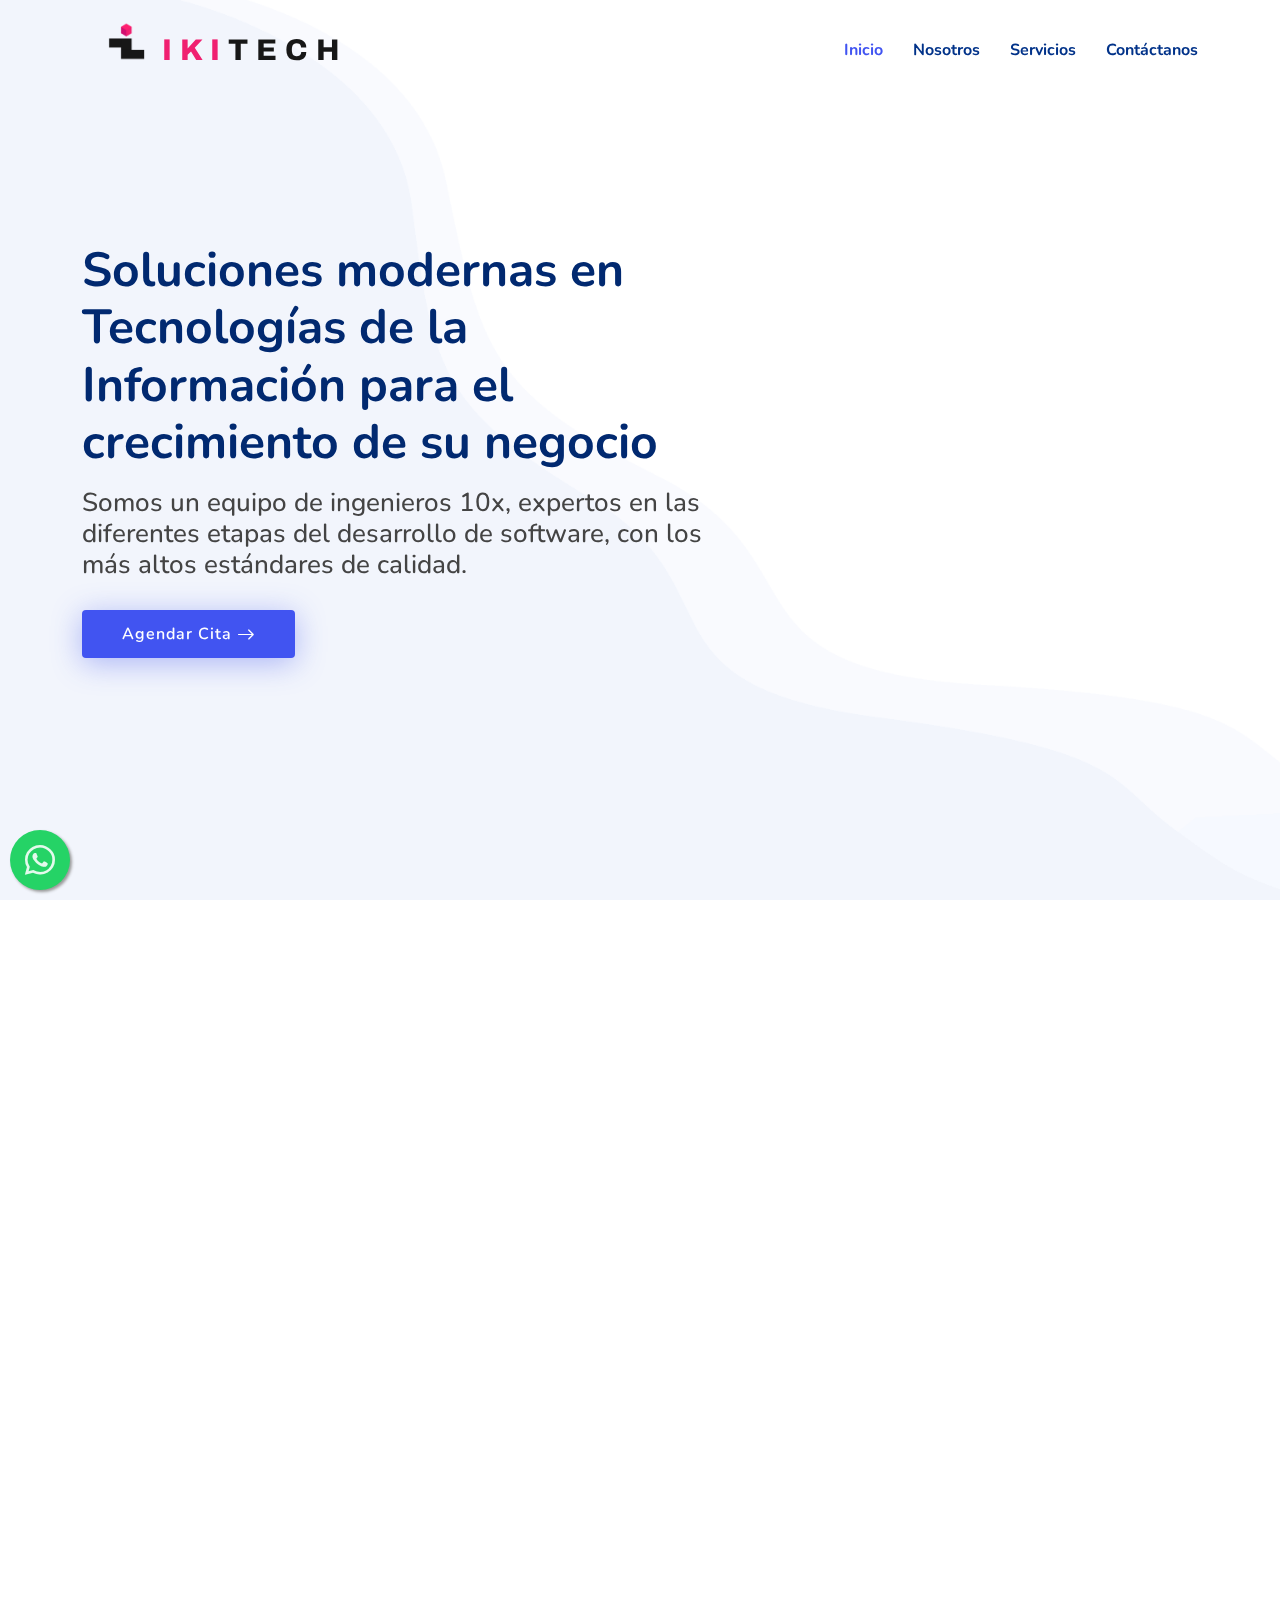
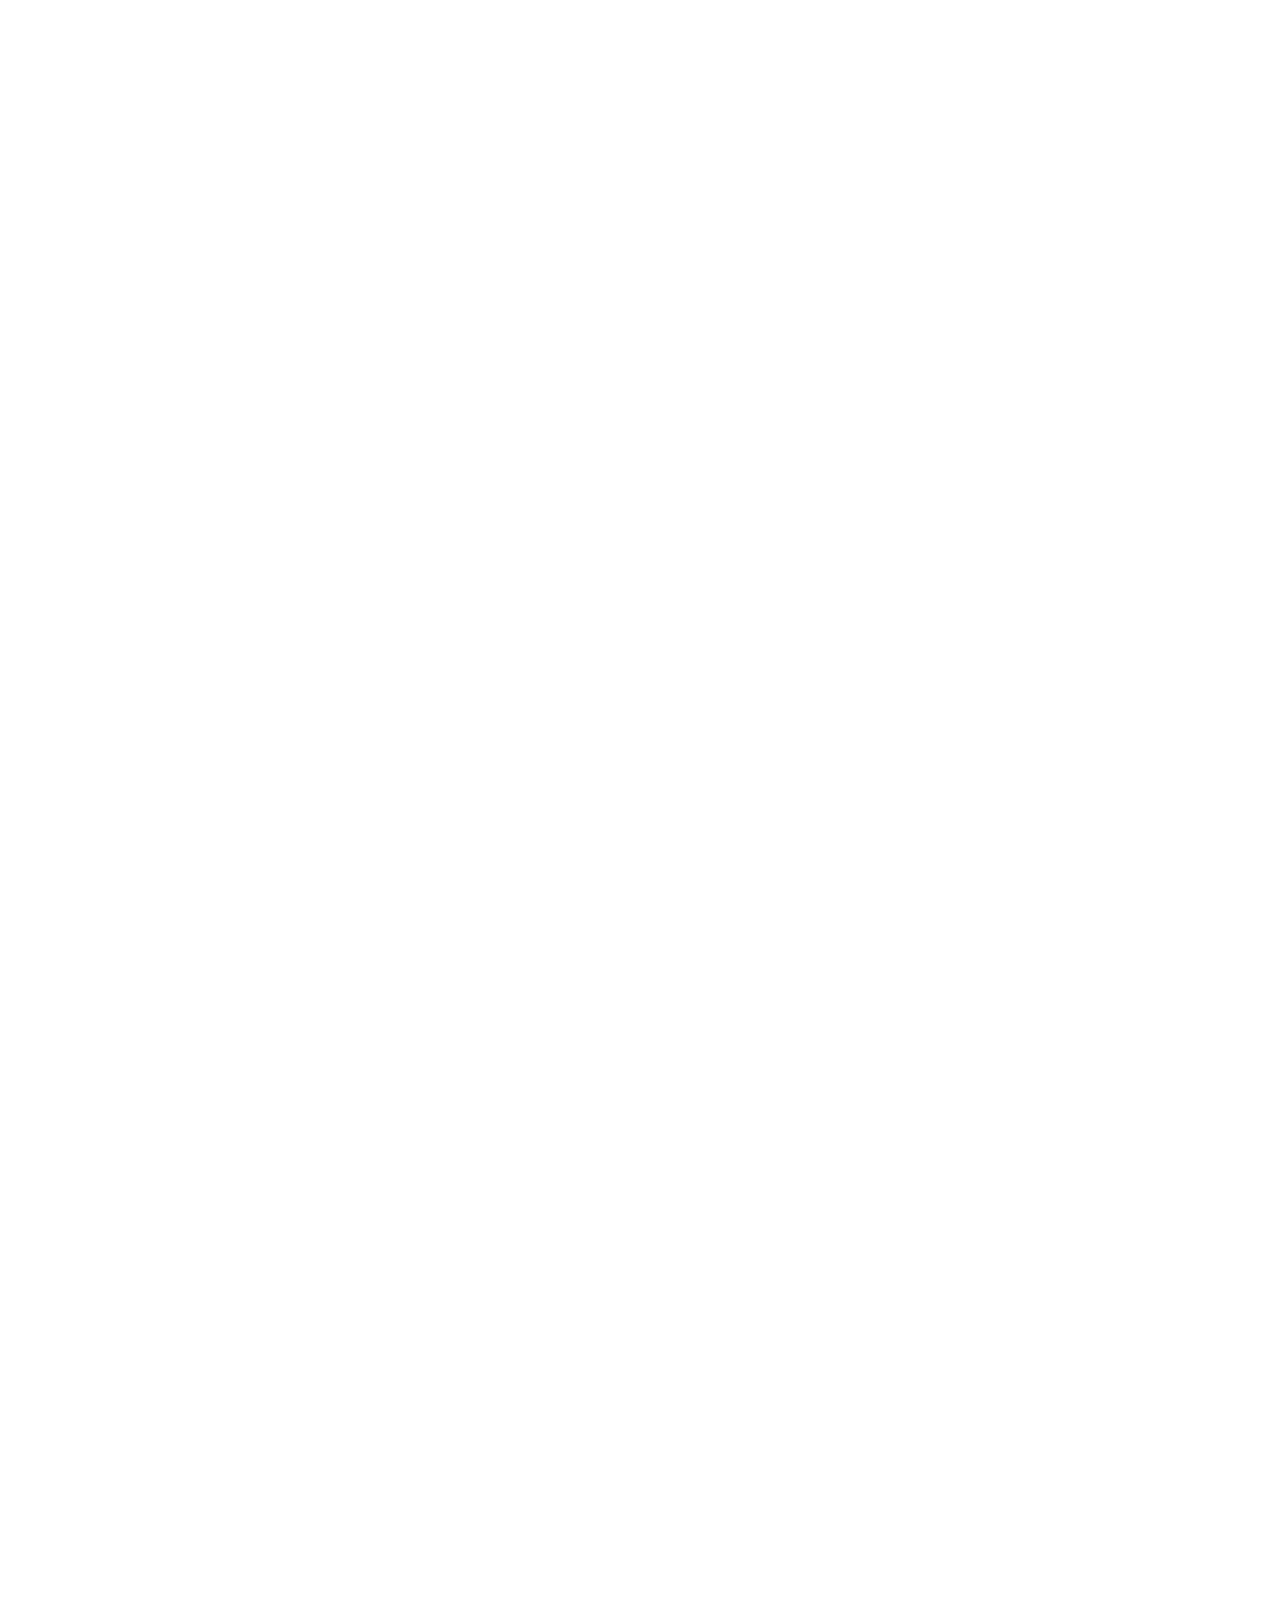
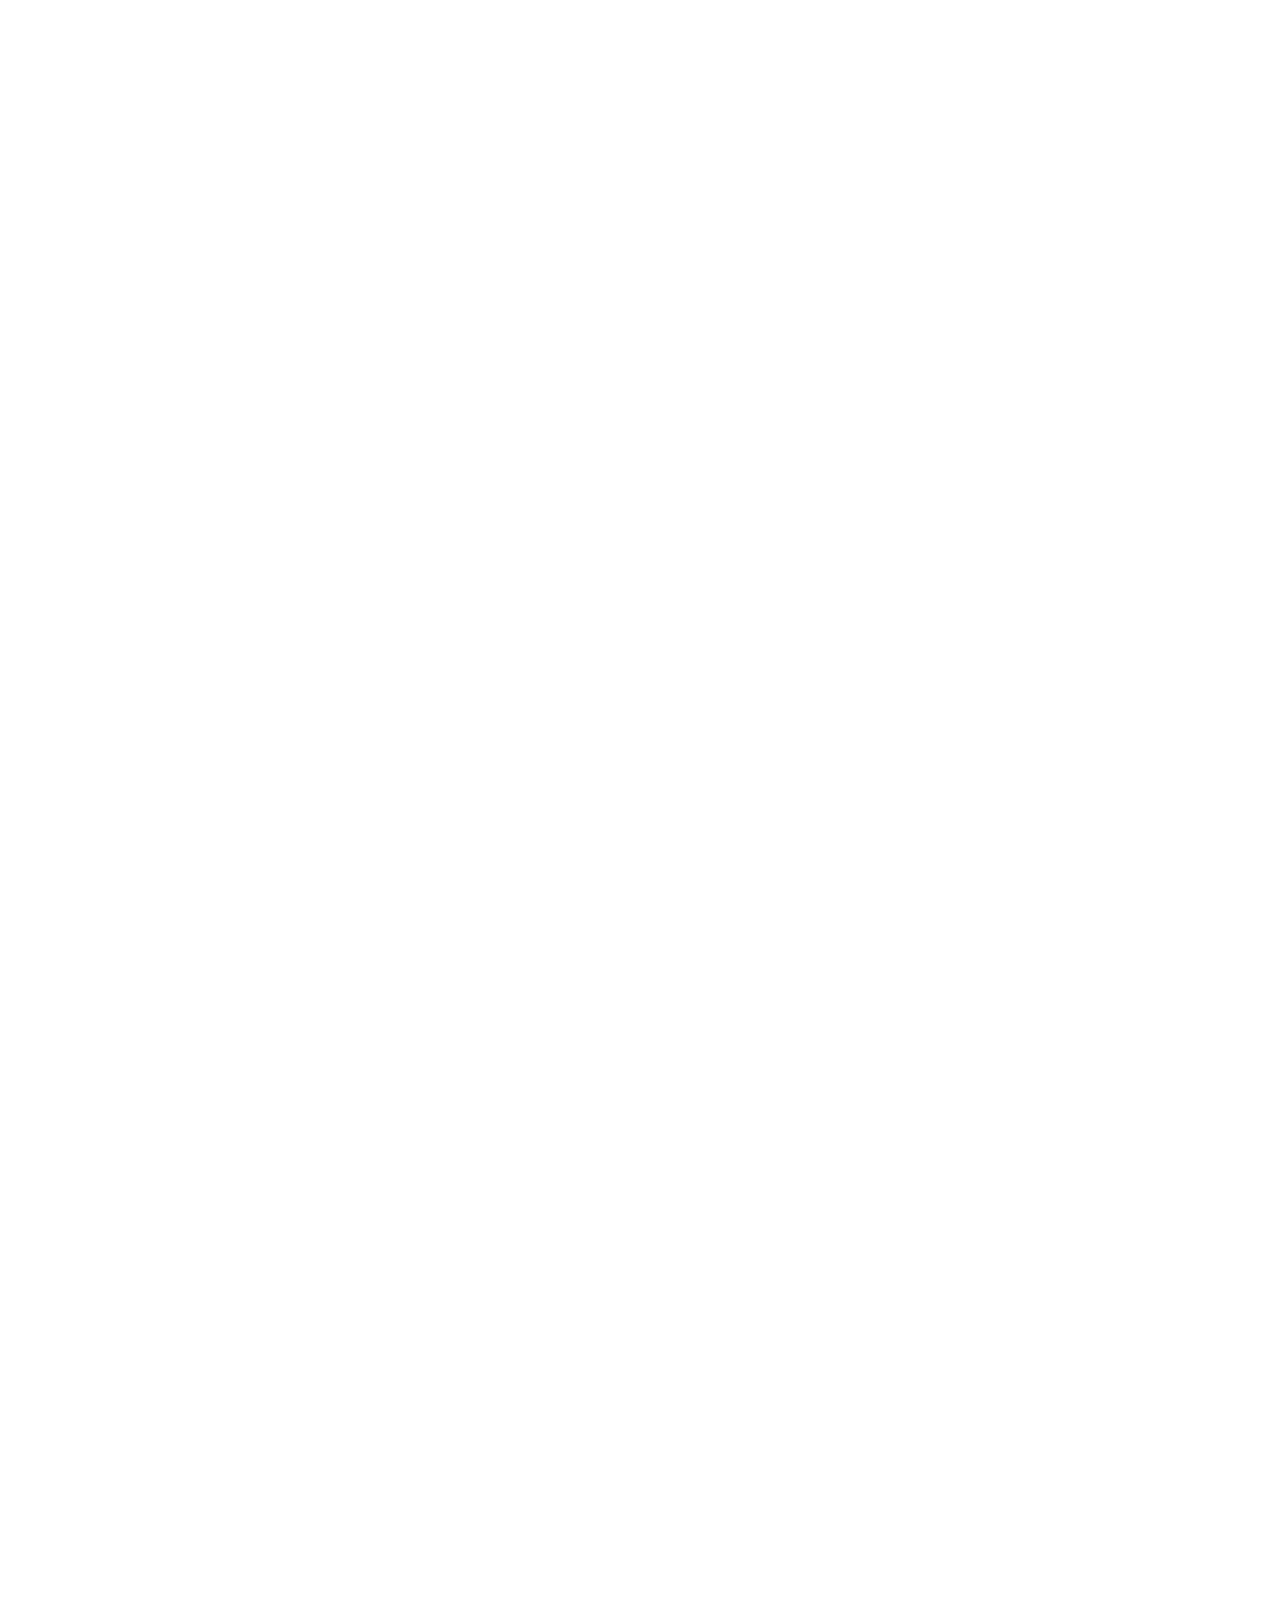
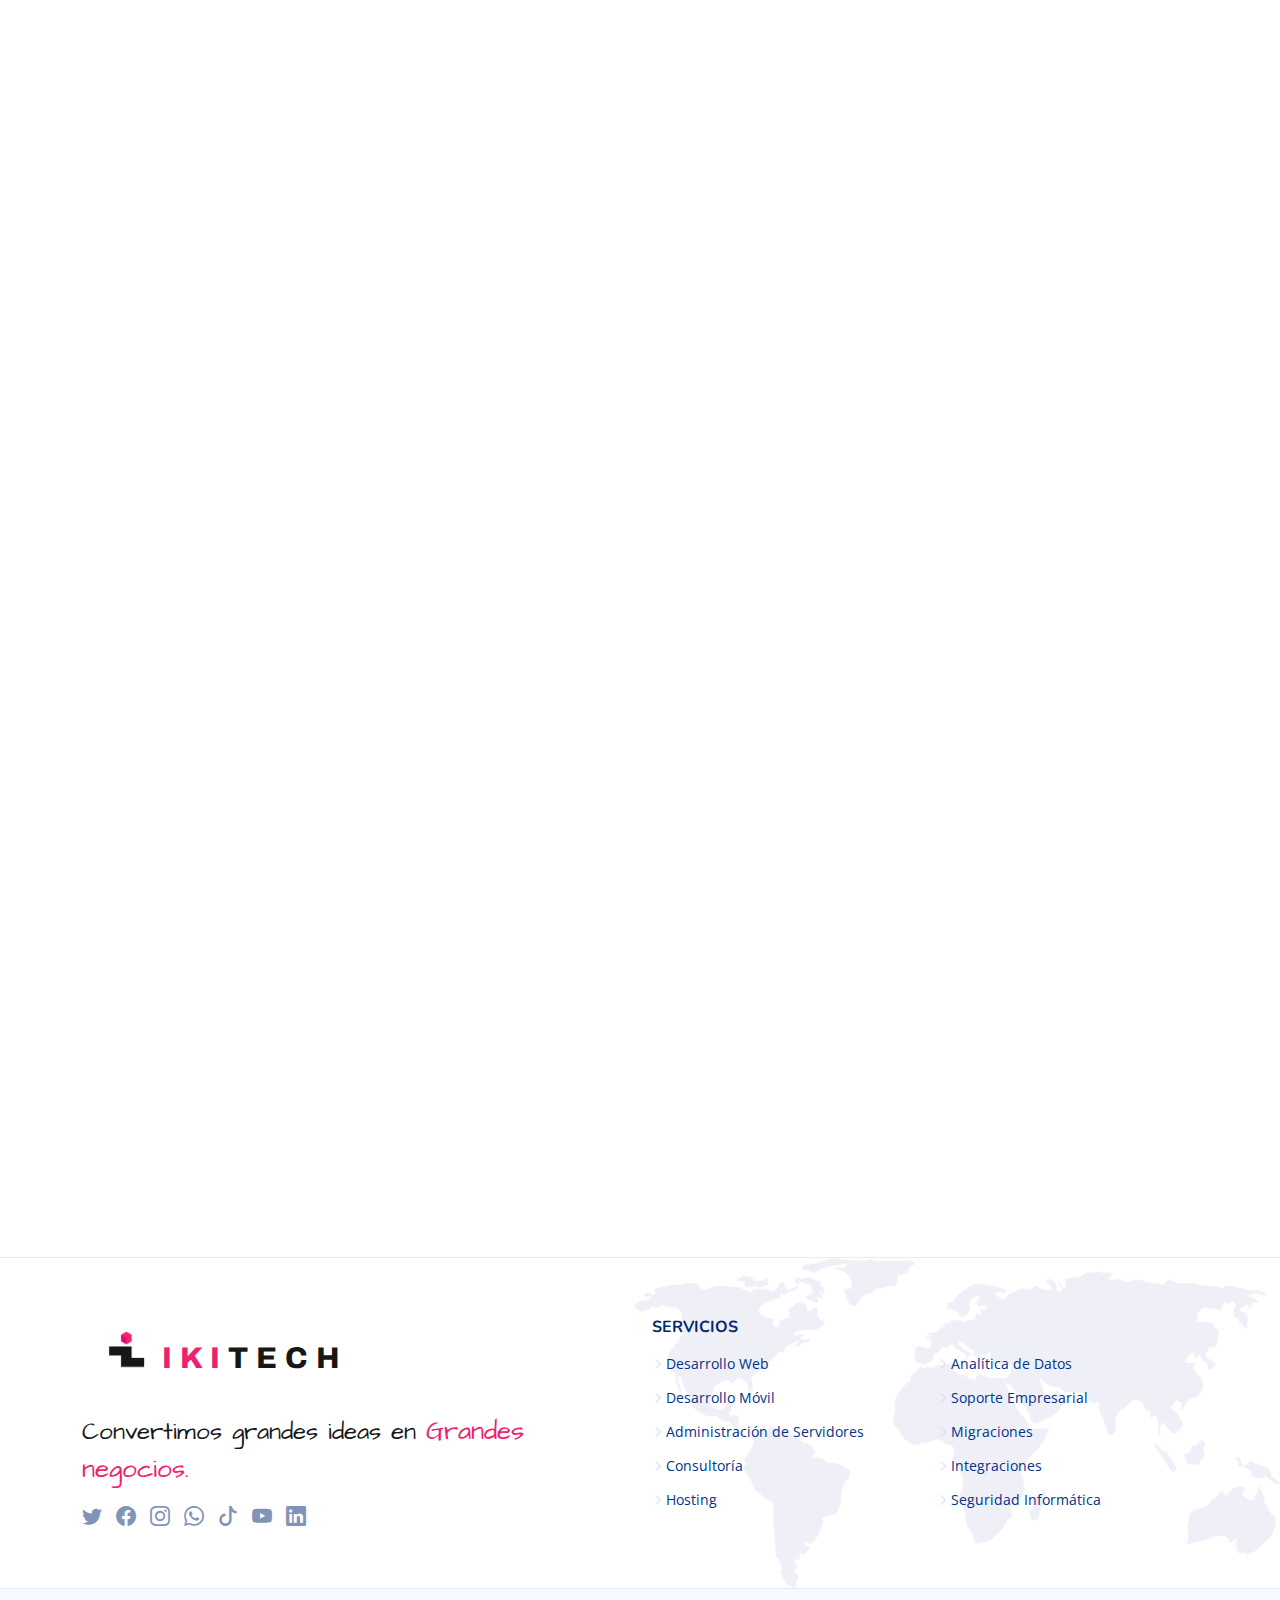
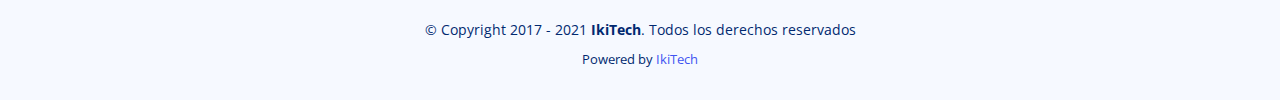
<file: index.html>
<!DOCTYPE html>
<html lang="es">

<head>
  <meta charset="utf-8">
  <meta content="width=device-width, initial-scale=1.0" name="viewport">

  <title>IKITECH: Software y Consultoría</title>
  <meta content="Software Company" name="description">

  <meta content="TI, Software, Servers, Chihuahua, MX, Mexico" name="keywords">

  <!-- Favicons -->
  <link href="assets/img/favicon.png" rel="icon">
  <link href="assets/img/apple-touch-icon.png" rel="apple-touch-icon">

  <!-- Google Fonts -->
  <link href="https://fonts.googleapis.com/css?family=Open+Sans:300,300i,400,400i,600,600i,700,700i|Nunito:300,300i,400,400i,600,600i,700,700i|Poppins:300,300i,400,400i,500,500i,600,600i,700,700i" rel="stylesheet">

  <!-- Vendor CSS Files -->
  <link href="assets/vendor/aos/aos.css" rel="stylesheet">
  <link href="assets/vendor/bootstrap/css/bootstrap.min.css" rel="stylesheet">
  <link href="assets/vendor/bootstrap-icons/bootstrap-icons.css" rel="stylesheet">
  <link href="assets/vendor/glightbox/css/glightbox.min.css" rel="stylesheet">
  <link href="assets/vendor/remixicon/remixicon.css" rel="stylesheet">
  <link href="assets/vendor/swiper/swiper-bundle.min.css" rel="stylesheet">
  
  <!-- Template Main CSS File -->
  <link href="assets/css/style.css" rel="stylesheet">
  <link rel="stylesheet" href="https://use.fontawesome.com/releases/v5.15.4/css/all.css">

  <!-- =======================================================
  * Author: IkiTech.mx
  * License: https://www.ikiTech.mx/
  ======================================================== -->
<!-- Facebook Pixel Code -->
<script>
  !function(f,b,e,v,n,t,s)
  {if(f.fbq)return;n=f.fbq=function(){n.callMethod?
  n.callMethod.apply(n,arguments):n.queue.push(arguments)};
  if(!f._fbq)f._fbq=n;n.push=n;n.loaded=!0;n.version='2.0';
  n.queue=[];t=b.createElement(e);t.async=!0;
  t.src=v;s=b.getElementsByTagName(e)[0];
  s.parentNode.insertBefore(t,s)}(window, document,'script',
  'https://connect.facebook.net/en_US/fbevents.js');
  fbq('init', '211133754567977');
  fbq('track', 'PageView');
</script>
<noscript><img height="1" width="1" style="display:none"
  src="https://www.facebook.com/tr?id=211133754567977&ev=PageView&noscript=1"
/></noscript>
<!-- End Facebook Pixel Code -->
<meta name="facebook-domain-verification" content="wggfe2kjcypwlp2y8ihmv2s4cathya" />
<!-- Global site tag (gtag.js) - Google Analytics -->
<script async src="https://www.googletagmanager.com/gtag/js?id=G-1LQXWJL6M8"></script>
<script>
  window.dataLayer = window.dataLayer || [];
  function gtag(){dataLayer.push(arguments);}
  gtag('js', new Date());

  gtag('config', 'G-1LQXWJL6M8');
</script>
</head>

<body>

  <!-- Messenger plugin del chat Code -->
  <div id="fb-root"></div>

  <!-- Your plugin del chat code -->
  <div id="fb-customer-chat" class="fb-customerchat">
  </div>

  <script>
    var chatbox = document.getElementById('fb-customer-chat');
    chatbox.setAttribute("page_id", "625544177608637");
    chatbox.setAttribute("attribution", "biz_inbox");
  </script>

  <!-- Your SDK code -->
  <script>
    window.fbAsyncInit = function() {
      FB.init({
        xfbml            : true,
        version          : 'v12.0'
      });
    };

    (function(d, s, id) {
      var js, fjs = d.getElementsByTagName(s)[0];
      if (d.getElementById(id)) return;
      js = d.createElement(s); js.id = id;
      js.src = 'https://connect.facebook.net/es_LA/sdk/xfbml.customerchat.js';
      fjs.parentNode.insertBefore(js, fjs);
    }(document, 'script', 'facebook-jssdk'));
  </script>

  <!-- ======= Header ======= -->
  <header id="header" class="header fixed-top">
    <div class="container-fluid container-xl d-flex align-items-center justify-content-between">

      <a href="index.html" class="logo d-flex align-items-center">
        <img src="assets/img/logo.png" alt="IKITECH-logo">
        <span style="font-family: IkiTechFont; color: #f02070;">I K I</span>
        <span style="font-family: IkiTechFont; color: #171717;">&nbsp;T E C H</span>
      </a>

      <nav id="navbar" class="navbar">
        <ul>
          <li><a class="nav-link scrollto active" href="#hero">Inicio</a></li>
          <li><a class="nav-link scrollto" href="#about">Nosotros</a></li>
          <li><a class="nav-link scrollto" href="#services">Servicios</a></li>
          <li><a class="nav-link scrollto" href="#contact">Contáctanos</a></li>
        </ul>
        <i class="bi bi-list mobile-nav-toggle"></i>
      </nav><!-- .navbar -->

    </div>
  </header><!-- End Header -->

  <!-- ======= Hero Section ======= -->
  <section id="hero" class="hero d-flex align-items-center">

    <div class="container">
      <div class="row">
        <div class="col-lg-7 d-flex flex-column justify-content-center">
          <h1 data-aos="fade-up">Soluciones modernas en Tecnologías de la Información para el crecimiento de su negocio</h1>
          <h2 data-aos="fade-up" data-aos-delay="400">Somos un equipo de ingenieros 10x, expertos en las diferentes etapas del desarrollo de software, con los más altos estándares de calidad.</h2>
          <div data-aos="fade-up" data-aos-delay="600">
            <div class="text-center text-lg-start">
              <a href="https://meetings.hubspot.com/contacto-ikitech" class="btn-get-started scrollto d-inline-flex align-items-center justify-content-center align-self-center" target="_blank">
                <span>Agendar Cita</span>
                <i class="bi bi-arrow-right"></i>
              </a>
            </div>
          </div>
        </div>
        <div class="col-lg-5 hero-img" data-aos="zoom-out" data-aos-delay="200">
          <!-- <img src="assets/img/hero-img.png" class="img-fluid" alt=""> -->
          <img src="assets/img/ikitech/secure-data-animate.svg" class="img-fluid" alt="ppal-animate">
        </div>
      </div>
    </div>

  </section><!-- End Hero -->

  <main id="main">
    <!-- ======= About Section ======= -->
    <section id="about" class="about">

      <div class="container" data-aos="fade-up">
        <header class="section-header">
          <span style="font-family: ArchitectsDaughterIkiTechFont; color: #171717; font-size: 1.5rem;">Convertimos grandes ideas en </span>
      <span style="font-family: ArchitectsDaughterIkiTechFont; color: #f02070; font-size: 1.6rem;"><strong>Grandes negocios.</strong></span>
          <!-- <p>Servicios</p> -->
        </header>
        <div class="row gx-0">
          <div class="col-lg-6 d-flex flex-column justify-content-center" data-aos="fade-up" data-aos-delay="200">
            <div class="content">
              <h3>¿Quiénes Somos?</h3>
              <h2>Somos una agencia descentralizada dedicada al desarrollo de software, aplicaciones en la nube y soluciones de transformación digital.</h2>
              <p>
                A través de un experto equipo de trabajo, especialistas, alianzas estratégicas y plataformas de alta gestión logramos escalar proyectos de cualquier tipo en cuestión de soluciones TI, desarrollo de software y ciberseguridad.. 
              </p>
            </div>
          </div>

          <div class="col-lg-6 d-flex align-items-center" data-aos="zoom-out" data-aos-delay="200">
            <img src="assets/img/about.jpg" class="img-fluid" alt="">
          </div>

        </div>
      </div>

    </section><!-- End About Section -->

    
    <!-- ======= Features Section ======= -->
    <section id="features" class="features">

      <div class="container" data-aos="fade-up">

        <header class="section-header">
          <p>¿Qué nos caracteriza?</p>
        </header>

        <div class="row">

          <div class="col-lg-6">
            <img src="assets/img/features.png" class="img-fluid" alt="">
          </div>

          <div class="col-lg-6 mt-5 mt-lg-0 d-flex">
            <div class="row align-self-center gy-4">

              <div class="col-md-6" data-aos="zoom-out" data-aos-delay="200">
                <div class="feature-box d-flex align-items-center">
                  <i class="bi bi-check"></i>
                  <h3>Tecnologías maduras y modernas</h3>
                </div>
              </div>

              <div class="col-md-6" data-aos="zoom-out" data-aos-delay="300">
                <div class="feature-box d-flex align-items-center">
                  <i class="bi bi-check"></i>
                  <h3>Integración inmediata</h3>
                </div>
              </div>

              <div class="col-md-6" data-aos="zoom-out" data-aos-delay="400">
                <div class="feature-box d-flex align-items-center">
                  <i class="bi bi-check"></i>
                  <h3>Filosofía low-code/no-code</h3>
                </div>
              </div>

              <div class="col-md-6" data-aos="zoom-out" data-aos-delay="500">
                <div class="feature-box d-flex align-items-center">
                  <i class="bi bi-check"></i>
                  <h3>Centrados en la seguridad</h3>
                </div>
              </div>

              <div class="col-md-6" data-aos="zoom-out" data-aos-delay="600">
                <div class="feature-box d-flex align-items-center">
                  <i class="bi bi-check"></i>
                  <h3>Estandares de Calidad basados en Toyota Kaizen</h3>
                </div>
              </div>

              <div class="col-md-6" data-aos="zoom-out" data-aos-delay="700">
                <div class="feature-box d-flex align-items-center">
                  <i class="bi bi-check"></i>
                  <h3>Capacitación constante</h3>
                </div>
              </div>

            </div>
          </div>

        </div> <!-- / row -->

        <!-- Feature Tabs -->
        <div class="row feture-tabs" data-aos="fade-up">
          <div class="col-lg-6">
            <h3>¿Cuál es nuestra propuesta de valor?</h3>

            <!-- Tabs -->
            <ul class="nav nav-pills mb-3">
              <li>
                <a class="nav-link active" data-bs-toggle="pill" href="#tab1">Habilidades</a>
              </li>
              <li>
                <a class="nav-link" data-bs-toggle="pill" href="#tab2">Estandares</a>
              </li>
              <li>
                <a class="nav-link" data-bs-toggle="pill" href="#tab3">Innovación</a>
              </li>
            </ul><!-- End Tabs -->

            <!-- Tab Content -->
            <div class="tab-content">

              <div class="tab-pane fade show active" id="tab1">
                <div class="d-flex align-items-center mb-2">
                  <i class="fas fa-code" style="text-align:center; width: 10%; color: #000000;"></i>
                  <h4>Desarrollo de Software</h4>
                </div>
                <br>
                <div class="d-flex align-items-center mb-2 px-4">
                  <h4>iOS</h4>
                  <i class="fab fa-apple fa-2x" style="text-align:center; padding-bottom: 0.5rem; width: 10%; color: #060606;"></i>
                  <h4>React</h4>
                  <i class="fab fa-react fa-spin" style="text-align:center; width: 10%; color: #18d2f3;"></i>
                  <h4>NodeJS</h4>
                  <i class="fab fa-node-js" style="text-align:center; width: 10%; color: #00931d;"></i>
                </div>
                <br>
                <div class="d-flex align-items-center mb-2">
                  <i class="fas fa-chart-line" style="text-align:center; width: 10%; color: #5fc4f9;"></i>
                  <h4>Análisis de Datos</h4>
                </div>
                <p>Utilizamos soluciones tecnológicas para procesar datos, calcular posibilidades y visualizar resultados útiles para la toma de decisiones en su empresa</p>
                <div class="d-flex align-items-center mb-2">
                  <i class="fas fa-user-shield" style="text-align:center; width: 10%; color: rgb(253, 152, 49)"></i>
                  <h4>CiberSeguridad</h4>
                </div>
                <p>Nos encargamos de la privacidad y protección de datos de su empresa para hacer frente a los ciberataques. Nuestra principal labor es detectar fallas de seguridad y habilitar mecanismos para evitar posibles ataques a los puntos vulnerables. Todo de la mano de nuestras herramientas de I.A.</p>
              </div><!-- End Tab 1 Content -->

              <div class="tab-pane fade show" id="tab2">
                <p>SecDevOps implica pensar desde el principio en la seguridad de las aplicaciones por esto cada uno de nuestros trabajos, debe cumplir con los más altos estándares.</p>
                <div class="d-flex align-items-center mb-2">
                  <i class="fas fa-medal" style="text-align:center; width: 10%; color: #0d069b;"></i>
                  <h4>ISO27001</h4>
                </div>
                <p>Hemos implementado un Sistema de Gestión de Seguridad de la Información (SGSI) que cumple con la norma internacional ISO 27001.</p>
                <div class="d-flex align-items-center mb-2">
                  <i class="fas fa-shield-alt" style="text-align:center; width: 10%; color: #EFB810;"></i>
                  <h4>OWASP (CiberSeguridad)</h4>
                </div>
                <p>El Estándar de Verificación de Seguridad de Aplicaciones de OWASP ASVS es una lista de requisitos o pruebas de seguridad de aplicaciones que se pueden utilizar para definir qué constituye una aplicación segura. Esto ayuda a mejorar la seguridad y la protección de los sistemas informáticos de nuestros clientes.</p>
              </div><!-- End Tab 2 Content -->

              <div class="tab-pane fade show" id="tab3">
                <p>
                  <span style="font-family: IkiTechFont; color: #f02070;">IKI</span>
                  <span style="font-family: IkiTechFont; color: #171717;">TECH</span>
                  cuenta con una cultura organizacional muy distinta a la de otras empresas, las personas siempre se mantienen desarrollando iniciativas bastante creativas dando como resultados productos y servicios efectivos, lo que hace que el cliente se cautive con productos a la vanguardia.
                </p>
                <div class="d-flex align-items-center mb-2">
                  <!-- <i class="bi bi-check2"></i> -->
                  <h4>Cultura organizacional IkiTech</h4>
                </div>
                <p>Esta cultura de innovación, creatividad, y atención a pequeños detalles en los productos genera lo que es esta compañía</p>
              </div><!-- End Tab 3 Content -->

            </div>

          </div>

          <div class="col-lg-6">
            <img src="assets/img/features-2.png" class="img-fluid" alt="">
          </div>

        </div><!-- End Feature Tabs -->

        <!-- Feature Icons -->
        <div class="row feature-icons" data-aos="fade-up">
          <h3>Servicio Integral</h3>

          <div class="row">

            <div class="col-xl-4 text-center" data-aos="fade-right" data-aos-delay="100">
              <img src="assets/img/features-3.png" class="img-fluid p-4" alt="">
            </div>

            <div class="col-xl-8 d-flex content">
              <div class="row align-self-center gy-4">

                <div class="col-md-6 icon-box" data-aos="fade-up" data-aos-delay="500">
                  <i class="ri-radar-line"></i>
                  <div>
                    <h4>Consultoría/Asesoría</h4>
                    <p>Un conjunto de soluciones para la Madurez de Transformación Digital, Evaluación de Preparación y distintos escenarios</p>
                  </div>
                </div>

                <div class="col-md-6 icon-box" data-aos="fade-up">
                  <i class="fas fa-tasks"></i>
                  <div>
                    <h4>Planeación</h4>
                    <p>Desde el diseño, mejora de la UX/UI, las tasas de conversiones, pruebas, análisis, viabilidad, soluciones de crecimiento, etc.</p>
                  </div>
                </div>

                <div class="col-md-6 icon-box" data-aos="fade-up" data-aos-delay="100">
                  <i class="fab fa-dev"></i>
                  <div>
                    <h4>Desarrollo</h4>
                    <p>Expertos en las últimas tecnologías del mercado, siempre pensando en ofrecerle los mejores resultados.</p>
                  </div>
                </div>

                <div class="col-md-6 icon-box" data-aos="fade-up" data-aos-delay="200">
                  <i class="fas fa-database"></i>
                  <div>
                    <h4>Infraestructura</h4>
                    <p>
                      <strong>Nube publica y nube privada</strong> <br>
                      Ponemos a su disposición sistemas de alojamiento privado, además de toda la infraestructura necesaria.</p>
                  </div>
                </div>

                <div class="col-md-6 icon-box" data-aos="fade-up" data-aos-delay="300">
                  <i class="fas fa-chart-bar"></i>
                  <div>
                    <h4>Analítica de datos</h4>
                    <p>Ponemos a su disposición grandes volúmenes de datos para la <strong>Toma de mejores decisiones más rápido</strong>.</p>
                  </div>
                </div>

                <div class="col-md-6 icon-box" data-aos="fade-up" data-aos-delay="400">
                  <!-- <i class="ri-command-line"></i> -->
                  <i class="fas fa-tools"></i>
                  <div>
                    <h4>Soporte Empresarial</h4>
                    <p>Enfocado en la óptima e inmediata resolución de cualquier incidencia de hardware o software.</p>
                  </div>
                </div>

              </div>
            </div>

          </div>

        </div><!-- End Feature Icons -->

      </div>

    </section><!-- End Features Section -->

    <!-- ======= Values Section ======= -->
    <section id="values" class="values">

      <div class="container" data-aos="fade-up">

        <header class="section-header">
          <p>Nuestros 4 Pilares</p>
          <span style="font-family: IkiTechFont; color: #f02070;">I K I</span> <strong>= Ikigai</strong> <br>
          <span style="font-family: IkiTechFont; color: #171717;">&nbsp;T E C H</span> <strong style="color: #f02070;">= Technology</strong>
        </header>

        <div class="row">

          <div class="col-lg-3" data-aos="fade-up" data-aos-delay="200">
            <div class="box">
              <img src="assets/img/ikitech/Scenes03.svg" class="img-fluid" alt="">
              <!-- <h3>Pasión</h3> -->
              <span style="font-family: IkiTechFont; color: #171717;">Pasión</span> <strong style="color: #f02070;">= Tecnología</strong>
            </div>
          </div>

          <div class="col-lg-3 mt-4 mt-lg-0" data-aos="fade-up" data-aos-delay="400">
            <div class="box">
              <img src="assets/img/ikitech/Scenes04.svg" class="img-fluid" alt="">
              <!-- <h3>Misión</h3> -->
              <span style="font-family: IkiTechFont; color: #171717;">Misión</span> <strong style="color: #f02070;">= Tecnología</strong>
            </div>
          </div>

          <div class="col-lg-3 mt-4 mt-lg-0" data-aos="fade-up" data-aos-delay="600">
            <div class="box">
              <img src="assets/img/ikitech/Scenes08.svg" class="img-fluid" alt="">
              <!-- <h3>Vocación</h3> -->
              <span style="font-family: IkiTechFont; color: #171717;">Vocación</span> <strong style="color: #f02070;">= Tecnología</strong>
            </div>
          </div>
         
          <div class="col-lg-3 mt-4 mt-lg-0" data-aos="fade-up" data-aos-delay="600">
            <div class="box">
              <img src="assets/img/ikitech/Scenes02.svg" class="img-fluid" alt="">
              <!-- <h3>Profesión</h3> -->
              <span style="font-family: IkiTechFont; color: #171717;">Profesión</span> <strong style="color: #f02070;">= Tecnología</strong>
            </div>
          </div>
         

        </div>

      </div>

    </section><!-- End Values Section -->

    <!-- ======= Services Section ======= -->
    <section id="services" class="services">

      <div class="container" data-aos="fade-up">

        <header class="section-header">
          <p>Servicios</p>
        </header>

        <div class="row gy-4">

          <div class="col-lg-4 col-md-6" data-aos="fade-up" data-aos-delay="200">
            <div class="service-box blue">
              <i class="bi bi-file-earmark-code icon"></i>
              <h3>Desarrollo de Aplicaciones</h3>
              <p>Aplicaciones móviles, web, escritorio. Uso de servicios e integraciones en la nube con las últimas tecnologías.</p>
              <!-- <a href="#" class="read-more"><span>Read More</span> <i class="bi bi-arrow-right"></i></a> -->
            </div>
          </div>

          <div class="col-lg-4 col-md-6" data-aos="fade-up" data-aos-delay="300">
            <div class="service-box orange">
              <i class="bi bi-arrow-left-right icon"></i>
              <h3>Migraciones</h3>
              <p>Mejores prácticas para transferir las aplicaciones a plataformas más nuevas, modernas y eficaces que pueden proporcionar la escalabilidad y la resiliencia que exige su negocio.</p>
              <!-- <a href="#" class="read-more"><span>Read More</span> <i class="bi bi-arrow-right"></i></a> -->
            </div>
          </div>

          <div class="col-lg-4 col-md-6" data-aos="fade-up" data-aos-delay="400">
            <div class="service-box green">
              <i class="bi bi-intersect icon"></i>
              <h3>Integraciones</h3>
              <p>Nos ocupamos de implementar o integrar tecnologías nuevas sin interrumpir la productividad sus clientes.</p>
              <!-- <a href="#" class="read-more"><span>Read More</span> <i class="bi bi-arrow-right"></i></a> -->
            </div>
          </div>

          <div class="col-lg-4 col-md-6" data-aos="fade-up" data-aos-delay="500">
            <div class="service-box red">
              <i class="bi bi-tools icon"></i>
              <h3>Soporte Empresarial</h3>
              <p>Enfocado en generar valor dentro de cualquier empresa o entidad de gobierno, a través de la óptima e inmediata resolución de cualquier incidencia de hardware o software.</p>
              <!-- <a href="#" class="read-more"><span>Read More</span> <i class="bi bi-arrow-right"></i></a> -->
            </div>
          </div>

          <div class="col-lg-4 col-md-6" data-aos="fade-up" data-aos-delay="600">
            <div class="service-box purple">
              <i class="bi bi-graph-up icon"></i>
              <h3>Analítica de datos</h3>
              <p><strong>Toma de mejores decisiones más rápido</strong>. La disponibilidad de grandes volúmenes de datos fortalecerá los procesos de toma de decisiones. serán más certeras y podrá obtener resultados en tiempo real, además reduce costes, las soluciones de big data ofrecen ventajas económicas, ayuda a crear nuevos productos y servicios y permite anticiparse a lo que necesitan los consumidores.
              </p>
              <!-- <a href="#" class="read-more"><span>Read More</span> <i class="bi bi-arrow-right"></i></a> -->
            </div>
          </div>

          <div class="col-lg-4 col-md-6" data-aos="fade-up" data-aos-delay="700">
            <div class="service-box pink">
              <i class="ri-discuss-line icon"></i>
              <h3>Consultoría</h3>
              <p>El amplio conocimiento de industria y expertise local y global de nuestros profesionales, nos permite contar con una visión profunda en los temas de tecnología y su relación e impacto en el negocio, para proveer soluciones integrales de valor.</p>
              <!-- <a href="#" class="read-more"><span>Read More</span> <i class="bi bi-arrow-right"></i></a> -->
            </div>
          </div>
          
          <div class="col-lg-4 col-md-6" data-aos="fade-up" data-aos-delay="500">
            <div class="service-box orange">
              <i class="bi bi-boxes icon"></i>
              <h3>Hosting</h3>
              <p>Ofrecemos diferentes alternativas de servicios en la Nube para ayudar a las empresas y organizaciones a mejorar sus procesos de comunicación, colaboración y productividad</p>
              <!-- <a href="#" class="read-more"><span>Read More</span> <i class="bi bi-arrow-right"></i></a> -->
            </div>
          </div>

          <div class="col-lg-4 col-md-6" data-aos="fade-up" data-aos-delay="600">
            <div class="service-box green">
              <i class="bi bi-server icon"></i>
              <h3>Administración de Servidores</h3>
              <p>Nos ocupamos de todas sus necesidades técnicas, mientras usted se centra en el foco principal de su negocio, reduciendo sus gastos en personal. Nuestro equipo le asesorará y tomará las acciones necesarias para corregir cualquier tipo de incidencia.
              </p>
              <!-- <a href="#" class="read-more"><span>Read More</span> <i class="bi bi-arrow-right"></i></a> -->
            </div>
          </div>

          <div class="col-lg-4 col-md-6" data-aos="fade-up" data-aos-delay="700">
            <div class="service-box blue">
              <i class="bi bi-shield-lock icon"></i>
              <h3>Seguridad Informática</h3>
              <p>Manténgase a salvo de las amenazas sin que el rendimiento se vea afectado. Protegemos todo su ecosistema: nubes, aplicaciones, API y usuarios.</p>
              <!-- <a href="#" class="read-more"><span>Read More</span> <i class="bi bi-arrow-right"></i></a> -->
            </div>
          </div>

        </div>

      </div>

    </section><!-- End Services Section -->

    <!-- ======= Contact Section ======= -->
    <section id="contact" class="contact">

      <div class="container" data-aos="fade-up">

        <header class="section-header">
          <!-- <h2>Contacto</h2> -->
          <p>Contáctanos</p>
        </header>

        <div class="row gy-4">

          <div class="col-lg-12">

            <div class="row gy-5">
              <div class="col-md-3">
                <div class="info-box">
                  <i class="bi bi-geo-alt"></i>
                  <h3>Oficinas</h3>
                  <address>Chihuahua, Chihuahua, MX</address><br>
                </div>
              </div>
              <div class="col-md-3">
                <div class="info-box">
                  <i class="bi bi-telephone"></i>
                  <h3>Teléfono</h3>
                  <p><a href="tel:+526146612952"><address>+52 614 661 29 52</address></a></p><br>
                </div>
              </div>
              <div class="col-md-3">
                <div class="info-box">
                  <i class="bi bi-envelope"></i>
                  <h3>Correo</h3>
                  <p><a href="mailto:contacto@ikitech.mx"><address>contacto@ikitech.mx</address></a></p><br>
                </div>
              </div>
              <div class="col-md-3">
                <div class="info-box">
                  <i class="bi bi-clock"></i>
                  <h3>Horarios</h3>
                  <address>Lunes - Sabado<br>9:00AM - 05:00PM</address>
                </div>
              </div>
            </div>

          </div>

        </div>

      </div>

    </section><!-- End Contact Section -->

  </main><!-- End #main -->

  <!-- ======= Footer ======= -->
  <footer id="footer" class="footer">

    <div class="footer-top">
      <div class="container">
        <div class="row gy-4">
          <div class="col-lg-6 col-md-12 footer-info">
            <a href="index.html" class="logo d-flex align-items-center">
              <img src="assets/img/logo.png" alt="IKITECH-logo-ft">
              <span style="font-family: IkiTechFont; color: #f02070;">I K I</span>
              <span style="font-family: IkiTechFont; color: #171717;">&nbsp;T E C H</span>
            </a>
            <span style="font-family: ArchitectsDaughterIkiTechFont; color: #171717; font-size: 1.5rem;">Convertimos grandes ideas en </span>
            <span style="font-family: ArchitectsDaughterIkiTechFont; color: #f02070; font-size: 1.6rem;"><strong>Grandes negocios.</strong></span>
            <div class="social-links mt-3">
              <a href="https://twitter.com/IkiTechMx" class="twitter"><i class="bi bi-twitter"></i></a>
              <a href="https://www.facebook.com/IkiTechMx" class="facebook"><i class="bi bi-facebook"></i></a>
              <a href="https://www.instagram.com/ikitechmx/" class="instagram"><i class="bi bi-instagram"></i></a>
              <a href="https://wa.me/message/VV34PSA7SXMMH1" class="whatsapp"><i class="bi bi-whatsapp"></i></a>
              <a href="https://www.tiktok.com/@ikitechmx?lang=en" class="tiktok"><i class="bi bi-tiktok"></i></a>
              <a href="https://www.youtube.com/channel/UCp5RvrlUkxPNC0e_qcAChzQ" class="youtube"><i class="bi bi-youtube"></i></a>
              <a href="https://www.linkedin.com/company/ikitechmx" class="linkedin"><i class="bi bi-linkedin"></i></a>
            </div>
          </div>

          <div class="col-lg-3 col-6 footer-links">
            <h4>Servicios</h4>
            <ul>
              <li><i class="bi bi-chevron-right"></i> <a href="#services">Desarrollo Web</a></li>
              <li><i class="bi bi-chevron-right"></i> <a href="#services">Desarrollo Móvil</a></li>
              <li><i class="bi bi-chevron-right"></i> <a href="#services">Administración de Servidores</a></li>
              <li><i class="bi bi-chevron-right"></i> <a href="#services">Consultoría</a></li>
              <li><i class="bi bi-chevron-right"></i> <a href="#services">Hosting</a></li>
            </ul>
          </div>
          
          <div class="col-lg-3 col-6 footer-links">
            <h4>&nbsp;</h4>
            <ul>
              <li><i class="bi bi-chevron-right"></i> <a href="#services">Analítica de Datos</a></li>
              <li><i class="bi bi-chevron-right"></i> <a href="#services">Soporte Empresarial</a></li>
              <li><i class="bi bi-chevron-right"></i> <a href="#services">Migraciones</a></li>
              <li><i class="bi bi-chevron-right"></i> <a href="#services">Integraciones</a></li>
              <li><i class="bi bi-chevron-right"></i> <a href="#services">Seguridad Informática</a></li>
            </ul>
          </div>

        </div>
      </div>
    </div>

    <div class="container">
      <div class="copyright">
        &copy; Copyright 2017 - 2021 <strong><span>IkiTech</span></strong>. Todos los derechos reservados
      </div>
      <div class="credits">
        <!-- Licensing information: https://www.IkiTech.mx/ -->
        Powered by <a href="https://www.ikitech.mx/">IkiTech</a>
      </div>
    </div>
  </footer><!-- End Footer -->

  <!-- <a href="#" class="back-to-top d-flex align-items-center justify-content-center"><i class="bi bi-arrow-up-short"></i></a> -->
  <a href="https://wa.me/message/VV34PSA7SXMMH1" class="d-flex align-items-center justify-content-center float" target="_blank">
    <i class="bi bi-whatsapp"></i>
  </a>

  <!-- Vendor JS Files -->
  <script src="assets/vendor/purecounter/purecounter.js"></script>
  <script src="assets/vendor/aos/aos.js"></script>
  <script src="assets/vendor/bootstrap/js/bootstrap.bundle.min.js"></script>
  <script src="assets/vendor/glightbox/js/glightbox.min.js"></script>
  <script src="assets/vendor/isotope-layout/isotope.pkgd.min.js"></script>
  <script src="assets/vendor/swiper/swiper-bundle.min.js"></script>
  <script src="assets/vendor/php-email-form/validate.js"></script>

  <!-- Template Main JS File -->
  <script src="assets/js/main.js"></script>

  <!-- Start of HubSpot Embed Code -->
  <script type="text/javascript" id="hs-script-loader" async defer src="//js-na1.hs-scripts.com/21179173.js"></script>
  <!-- End of HubSpot Embed Code -->

  <!-- Start of Zoho Embed Code -->
  <script type="text/javascript">
    var $zoho=$zoho || {};$zoho.salesiq = $zoho.salesiq || {widgetcode:"cd8e06a131a07f34e68458ec4685a904762206fe8c69dde693e9dc67771cd61b", values:{},ready:function(){$zoho.salesiq.floatbutton.visible('hide');}};var d=document;s=d.createElement("script");s.type="text/javascript";s.id="zsiqscript";s.defer=true;s.src="https://salesiq.zoho.com/widget";t=d.getElementsByTagName("script")[0];t.parentNode.insertBefore(s,t);
    </script>
  <!-- End of Zoho Embed Code -->
</body>

</html>
</file>
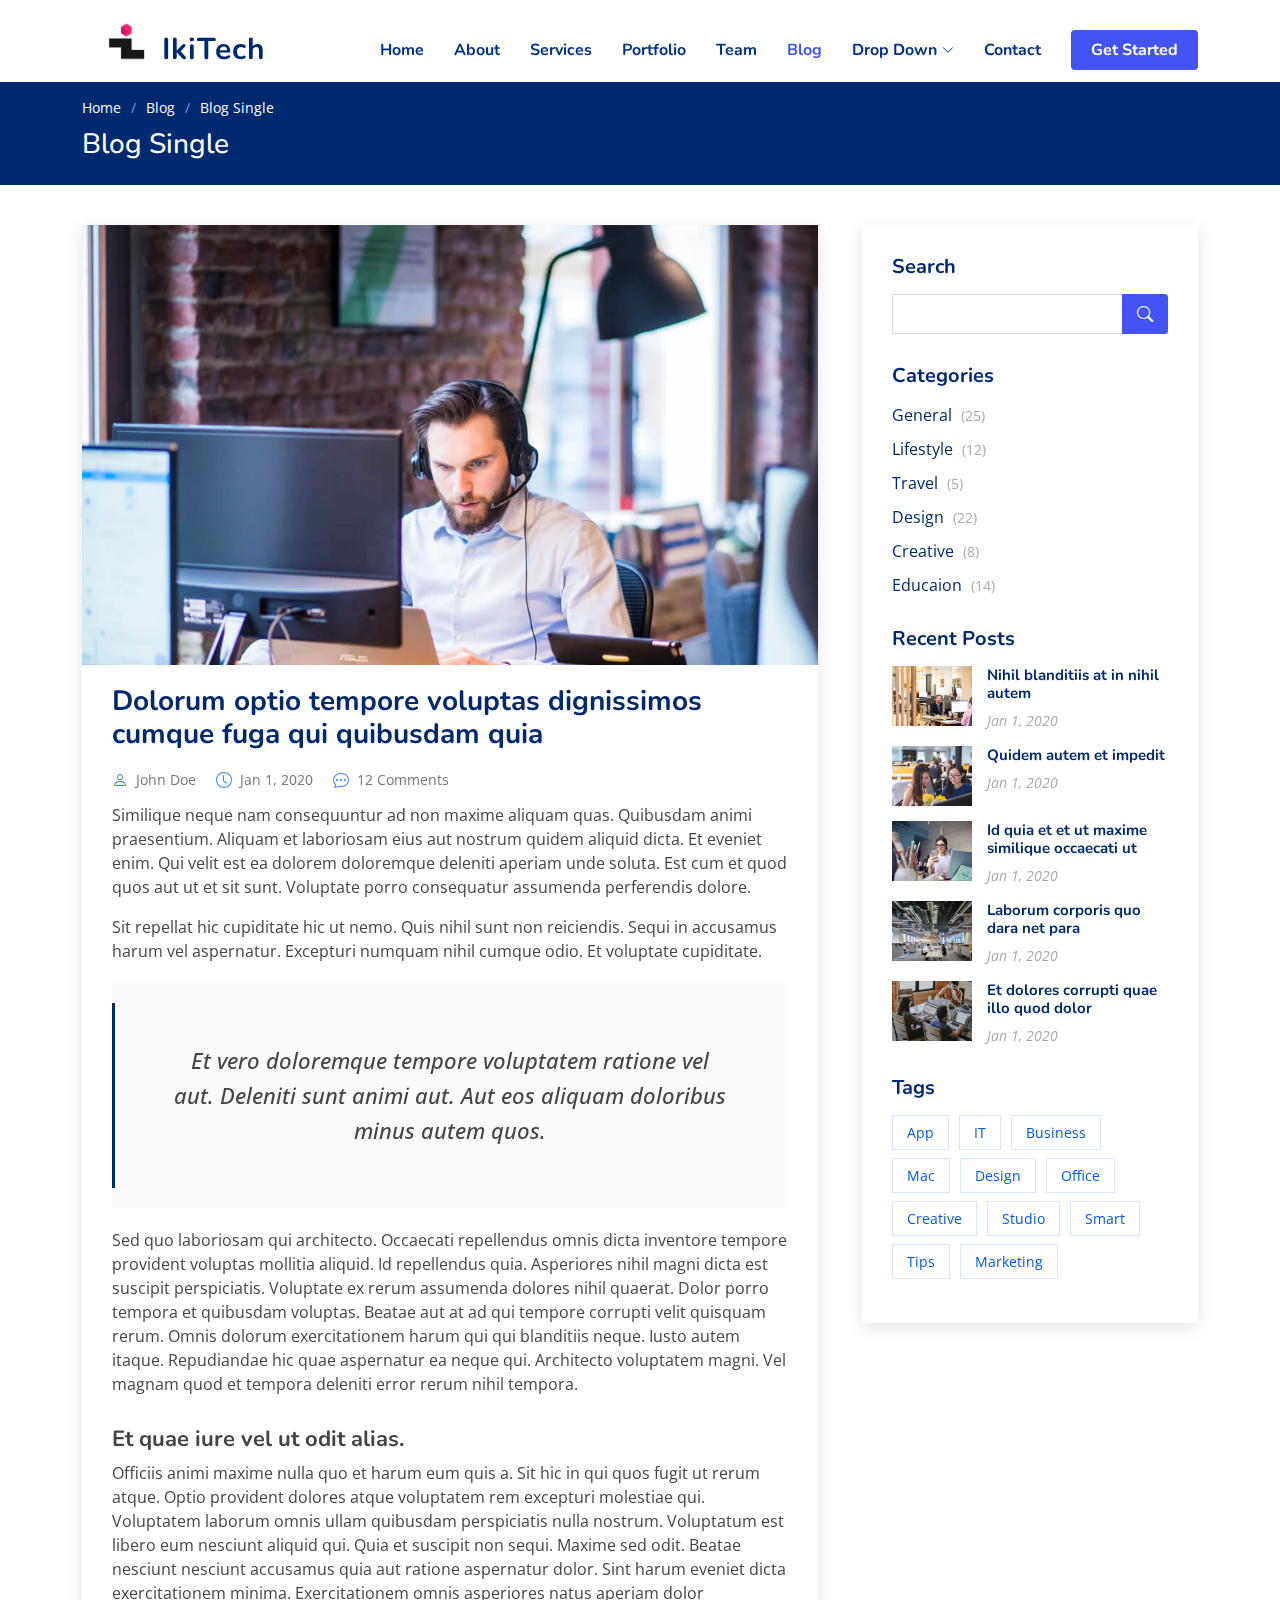
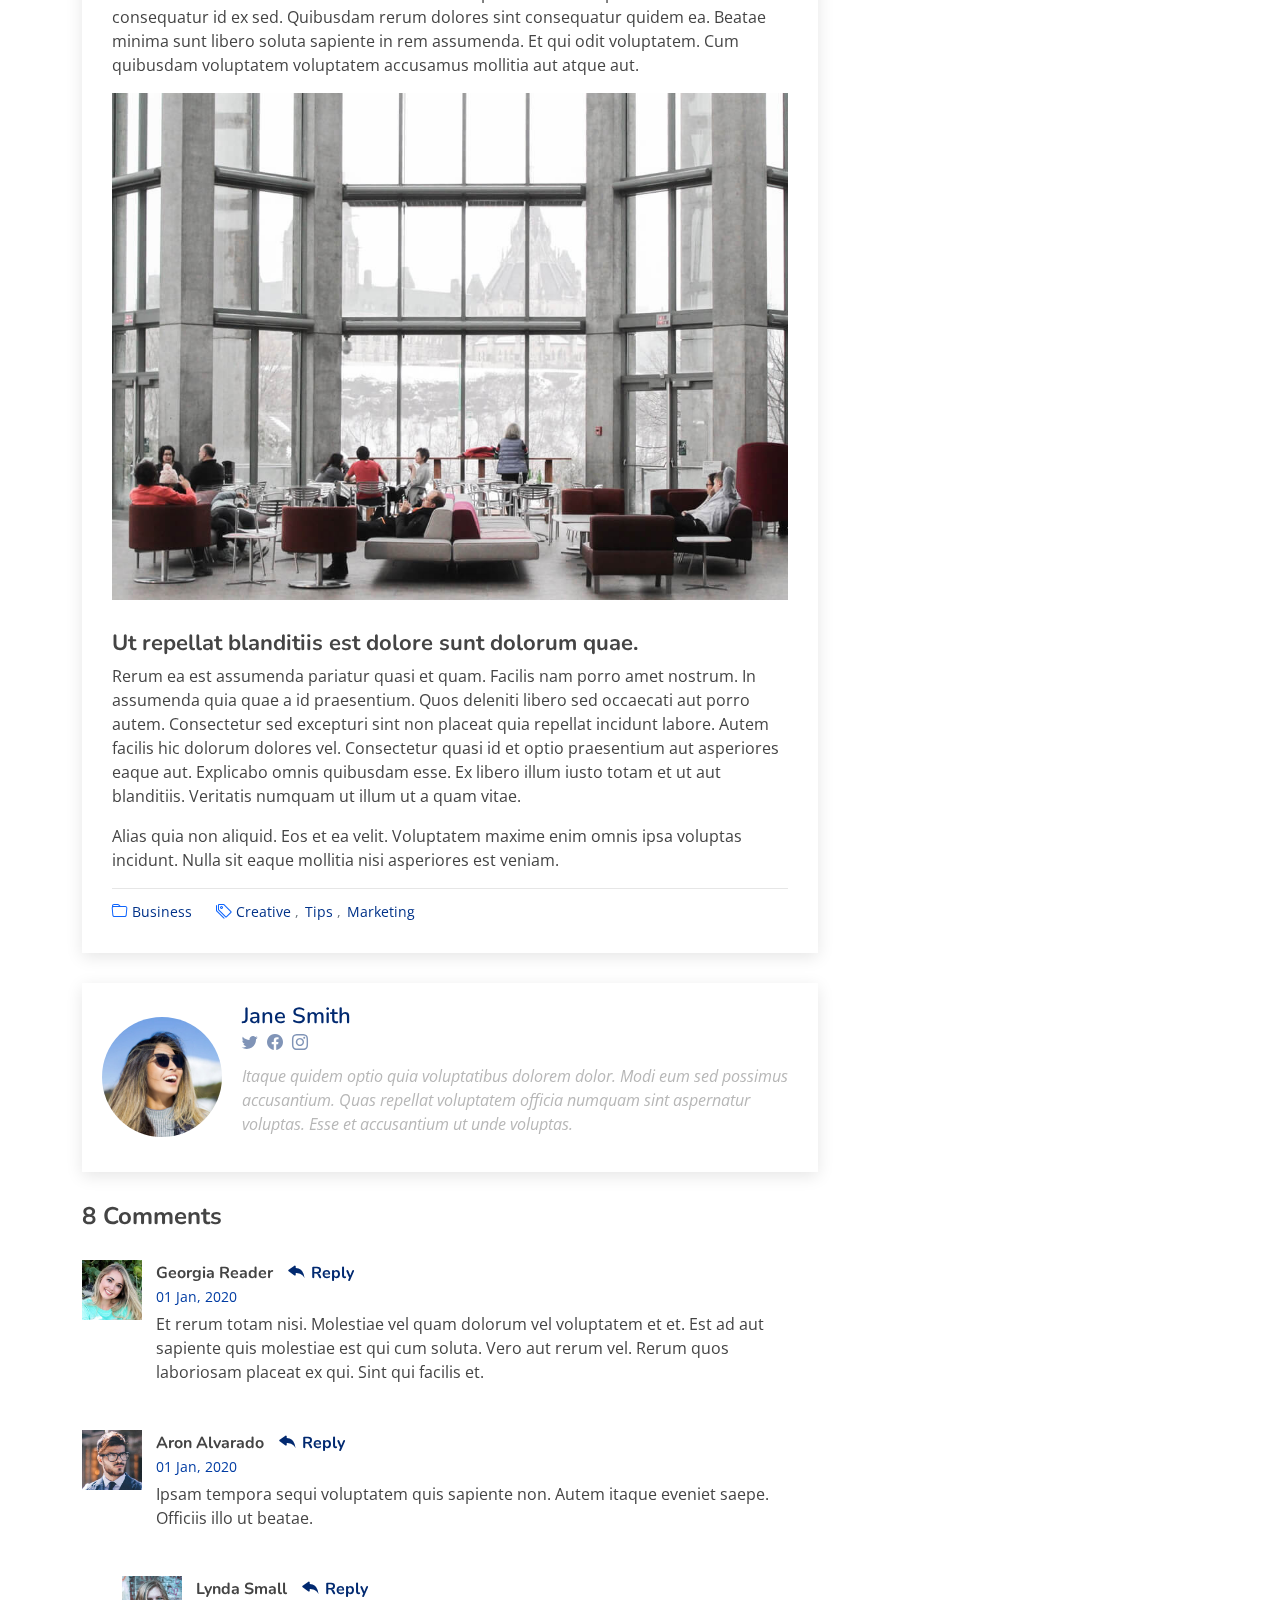
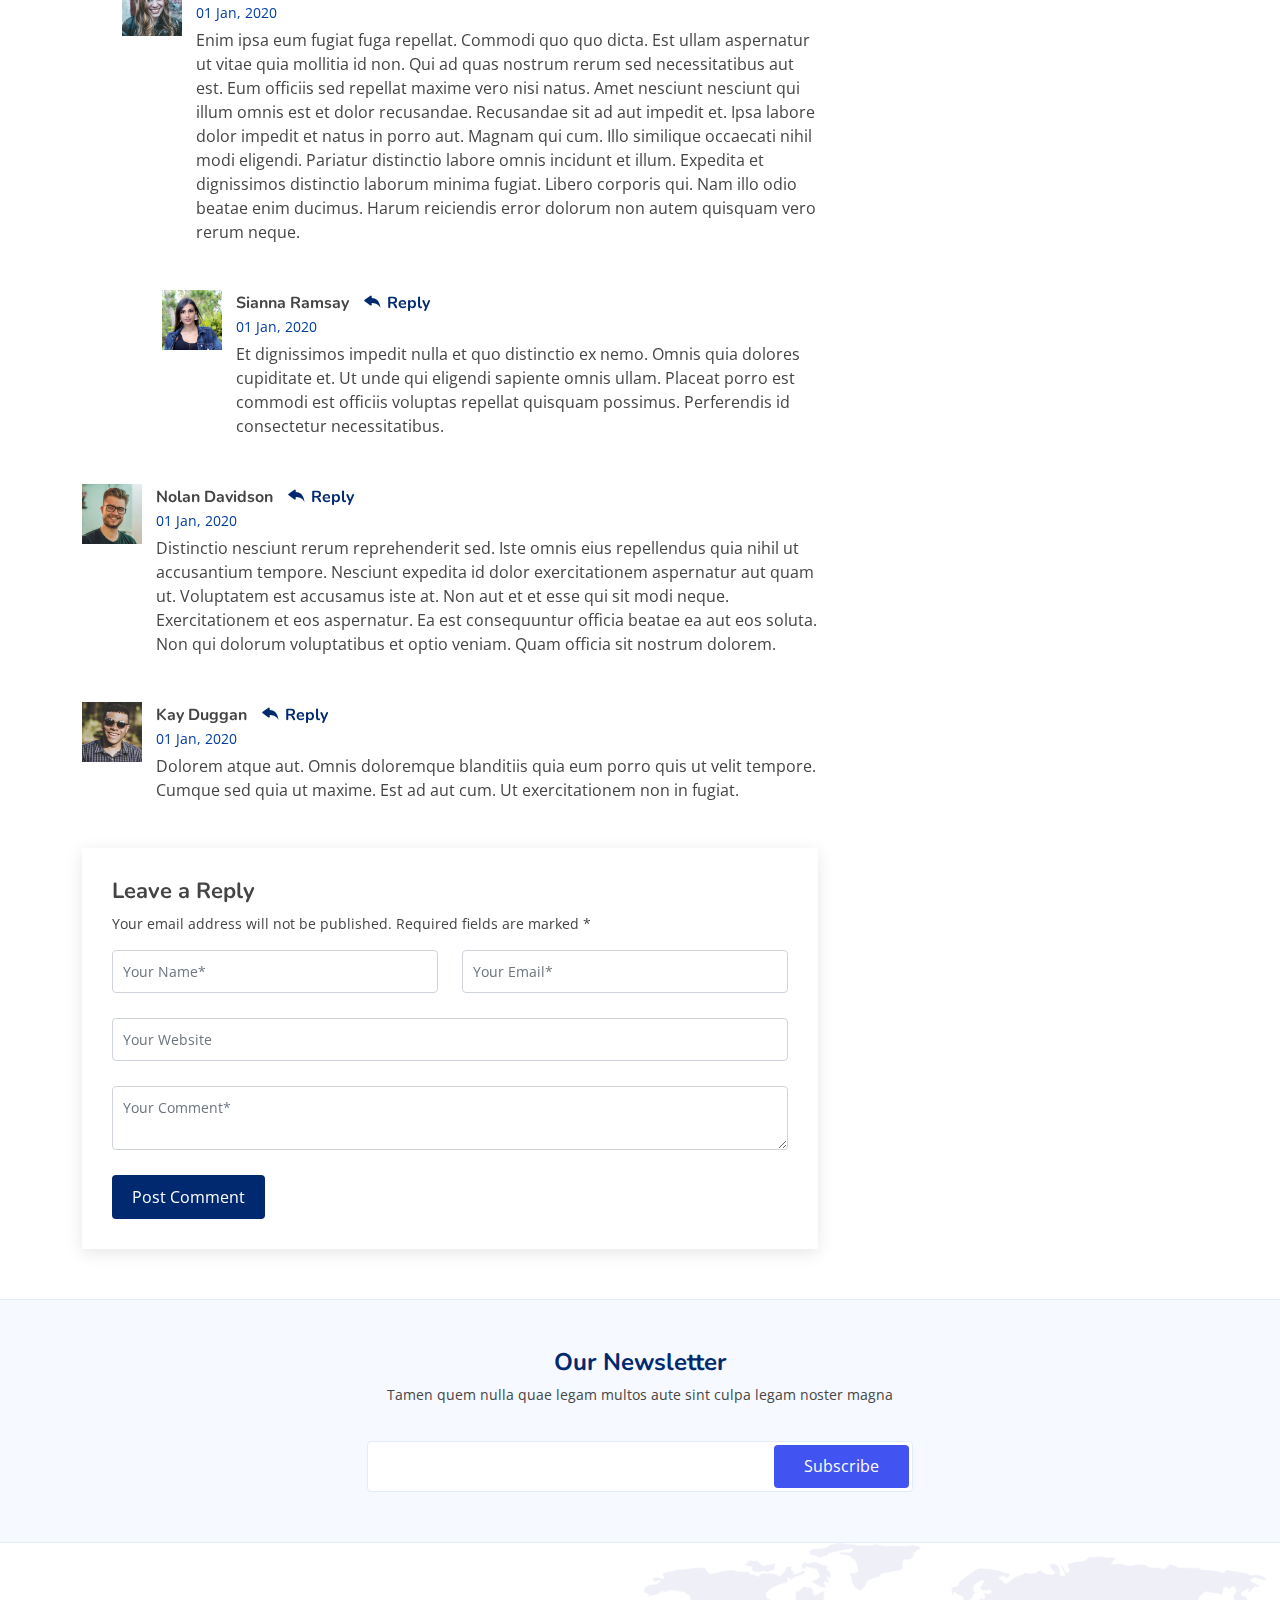
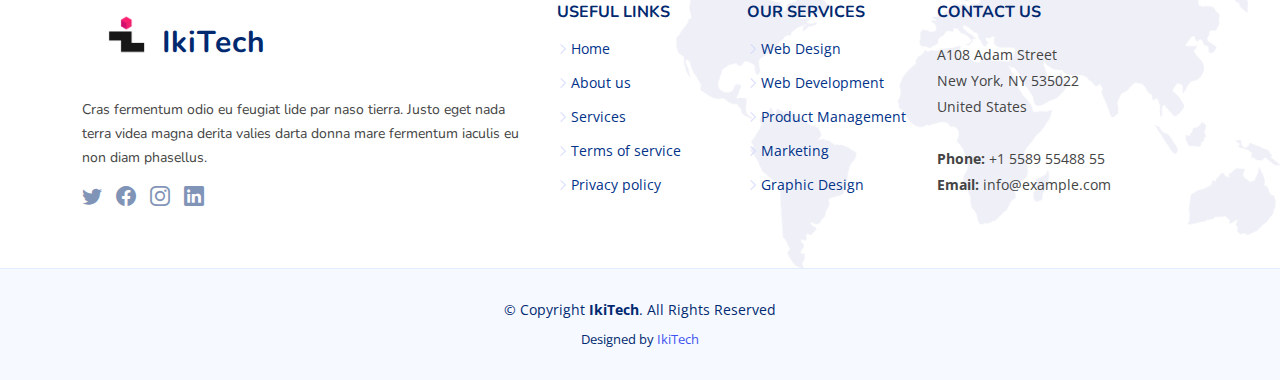
<file: blog-single.html>
<!DOCTYPE html>
<html lang="en">

<head>
  <meta charset="utf-8">
  <meta content="width=device-width, initial-scale=1.0" name="viewport">

  <title>Blog Single - IkiTech</title>
  <meta content="" name="description">
  <meta content="" name="keywords">

  <!-- Favicons -->
  <link href="assets/img/favicon.png" rel="icon">
  <link href="assets/img/apple-touch-icon.png" rel="apple-touch-icon">

  <!-- Google Fonts -->
  <link href="https://fonts.googleapis.com/css?family=Open+Sans:300,300i,400,400i,600,600i,700,700i|Nunito:300,300i,400,400i,600,600i,700,700i|Poppins:300,300i,400,400i,500,500i,600,600i,700,700i" rel="stylesheet">

  <!-- Vendor CSS Files -->
  <link href="assets/vendor/aos/aos.css" rel="stylesheet">
  <link href="assets/vendor/bootstrap/css/bootstrap.min.css" rel="stylesheet">
  <link href="assets/vendor/bootstrap-icons/bootstrap-icons.css" rel="stylesheet">
  <link href="assets/vendor/glightbox/css/glightbox.min.css" rel="stylesheet">
  <link href="assets/vendor/remixicon/remixicon.css" rel="stylesheet">
  <link href="assets/vendor/swiper/swiper-bundle.min.css" rel="stylesheet">

  <!-- Template Main CSS File -->
  <link href="assets/css/style.css" rel="stylesheet">

  <!-- =======================================================
  * Author: IkiTech.mx
  * License: https://www.ikiTech.mx/
  ======================================================== -->
</head>

<body>

  <!-- ======= Header ======= -->
  <header id="header" class="header fixed-top">
    <div class="container-fluid container-xl d-flex align-items-center justify-content-between">

      <a href="index.html" class="logo d-flex align-items-center">
        <img src="assets/img/logo.png" alt="">
        <span>IkiTech</span>
      </a>

      <nav id="navbar" class="navbar">
        <ul>
          <li><a class="nav-link scrollto " href="#hero">Home</a></li>
          <li><a class="nav-link scrollto" href="#about">About</a></li>
          <li><a class="nav-link scrollto" href="#services">Services</a></li>
          <li><a class="nav-link scrollto" href="#portfolio">Portfolio</a></li>
          <li><a class="nav-link scrollto" href="#team">Team</a></li>
          <li><a class="active" href="blog.html">Blog</a></li>
          <li class="dropdown"><a href="#"><span>Drop Down</span> <i class="bi bi-chevron-down"></i></a>
            <ul>
              <li><a href="#">Drop Down 1</a></li>
              <li class="dropdown"><a href="#"><span>Deep Drop Down</span> <i class="bi bi-chevron-right"></i></a>
                <ul>
                  <li><a href="#">Deep Drop Down 1</a></li>
                  <li><a href="#">Deep Drop Down 2</a></li>
                  <li><a href="#">Deep Drop Down 3</a></li>
                  <li><a href="#">Deep Drop Down 4</a></li>
                  <li><a href="#">Deep Drop Down 5</a></li>
                </ul>
              </li>
              <li><a href="#">Drop Down 2</a></li>
              <li><a href="#">Drop Down 3</a></li>
              <li><a href="#">Drop Down 4</a></li>
            </ul>
          </li>
          <li><a class="nav-link scrollto" href="#contact">Contact</a></li>
          <li><a class="getstarted scrollto" href="#about">Get Started</a></li>
        </ul>
        <i class="bi bi-list mobile-nav-toggle"></i>
      </nav><!-- .navbar -->

    </div>
  </header><!-- End Header -->

  <main id="main">

    <!-- ======= Breadcrumbs ======= -->
    <section class="breadcrumbs">
      <div class="container">

        <ol>
          <li><a href="index.html">Home</a></li>
          <li><a href="blog.html">Blog</a></li>
          <li>Blog Single</li>
        </ol>
        <h2>Blog Single</h2>

      </div>
    </section><!-- End Breadcrumbs -->

    <!-- ======= Blog Single Section ======= -->
    <section id="blog" class="blog">
      <div class="container" data-aos="fade-up">

        <div class="row">

          <div class="col-lg-8 entries">

            <article class="entry entry-single">

              <div class="entry-img">
                <img src="assets/img/blog/blog-1.jpg" alt="" class="img-fluid">
              </div>

              <h2 class="entry-title">
                <a href="blog-single.html">Dolorum optio tempore voluptas dignissimos cumque fuga qui quibusdam quia</a>
              </h2>

              <div class="entry-meta">
                <ul>
                  <li class="d-flex align-items-center"><i class="bi bi-person"></i> <a href="blog-single.html">John Doe</a></li>
                  <li class="d-flex align-items-center"><i class="bi bi-clock"></i> <a href="blog-single.html"><time datetime="2020-01-01">Jan 1, 2020</time></a></li>
                  <li class="d-flex align-items-center"><i class="bi bi-chat-dots"></i> <a href="blog-single.html">12 Comments</a></li>
                </ul>
              </div>

              <div class="entry-content">
                <p>
                  Similique neque nam consequuntur ad non maxime aliquam quas. Quibusdam animi praesentium. Aliquam et laboriosam eius aut nostrum quidem aliquid dicta.
                  Et eveniet enim. Qui velit est ea dolorem doloremque deleniti aperiam unde soluta. Est cum et quod quos aut ut et sit sunt. Voluptate porro consequatur assumenda perferendis dolore.
                </p>

                <p>
                  Sit repellat hic cupiditate hic ut nemo. Quis nihil sunt non reiciendis. Sequi in accusamus harum vel aspernatur. Excepturi numquam nihil cumque odio. Et voluptate cupiditate.
                </p>

                <blockquote>
                  <p>
                    Et vero doloremque tempore voluptatem ratione vel aut. Deleniti sunt animi aut. Aut eos aliquam doloribus minus autem quos.
                  </p>
                </blockquote>

                <p>
                  Sed quo laboriosam qui architecto. Occaecati repellendus omnis dicta inventore tempore provident voluptas mollitia aliquid. Id repellendus quia. Asperiores nihil magni dicta est suscipit perspiciatis. Voluptate ex rerum assumenda dolores nihil quaerat.
                  Dolor porro tempora et quibusdam voluptas. Beatae aut at ad qui tempore corrupti velit quisquam rerum. Omnis dolorum exercitationem harum qui qui blanditiis neque.
                  Iusto autem itaque. Repudiandae hic quae aspernatur ea neque qui. Architecto voluptatem magni. Vel magnam quod et tempora deleniti error rerum nihil tempora.
                </p>

                <h3>Et quae iure vel ut odit alias.</h3>
                <p>
                  Officiis animi maxime nulla quo et harum eum quis a. Sit hic in qui quos fugit ut rerum atque. Optio provident dolores atque voluptatem rem excepturi molestiae qui. Voluptatem laborum omnis ullam quibusdam perspiciatis nulla nostrum. Voluptatum est libero eum nesciunt aliquid qui.
                  Quia et suscipit non sequi. Maxime sed odit. Beatae nesciunt nesciunt accusamus quia aut ratione aspernatur dolor. Sint harum eveniet dicta exercitationem minima. Exercitationem omnis asperiores natus aperiam dolor consequatur id ex sed. Quibusdam rerum dolores sint consequatur quidem ea.
                  Beatae minima sunt libero soluta sapiente in rem assumenda. Et qui odit voluptatem. Cum quibusdam voluptatem voluptatem accusamus mollitia aut atque aut.
                </p>
                <img src="assets/img/blog/blog-inside-post.jpg" class="img-fluid" alt="">

                <h3>Ut repellat blanditiis est dolore sunt dolorum quae.</h3>
                <p>
                  Rerum ea est assumenda pariatur quasi et quam. Facilis nam porro amet nostrum. In assumenda quia quae a id praesentium. Quos deleniti libero sed occaecati aut porro autem. Consectetur sed excepturi sint non placeat quia repellat incidunt labore. Autem facilis hic dolorum dolores vel.
                  Consectetur quasi id et optio praesentium aut asperiores eaque aut. Explicabo omnis quibusdam esse. Ex libero illum iusto totam et ut aut blanditiis. Veritatis numquam ut illum ut a quam vitae.
                </p>
                <p>
                  Alias quia non aliquid. Eos et ea velit. Voluptatem maxime enim omnis ipsa voluptas incidunt. Nulla sit eaque mollitia nisi asperiores est veniam.
                </p>

              </div>

              <div class="entry-footer">
                <i class="bi bi-folder"></i>
                <ul class="cats">
                  <li><a href="#">Business</a></li>
                </ul>

                <i class="bi bi-tags"></i>
                <ul class="tags">
                  <li><a href="#">Creative</a></li>
                  <li><a href="#">Tips</a></li>
                  <li><a href="#">Marketing</a></li>
                </ul>
              </div>

            </article><!-- End blog entry -->

            <div class="blog-author d-flex align-items-center">
              <img src="assets/img/blog/blog-author.jpg" class="rounded-circle float-left" alt="">
              <div>
                <h4>Jane Smith</h4>
                <div class="social-links">
                  <a href="https://twitters.com/#"><i class="bi bi-twitter"></i></a>
                  <a href="https://facebook.com/#"><i class="bi bi-facebook"></i></a>
                  <a href="https://instagram.com/#"><i class="biu bi-instagram"></i></a>
                </div>
                <p>
                  Itaque quidem optio quia voluptatibus dolorem dolor. Modi eum sed possimus accusantium. Quas repellat voluptatem officia numquam sint aspernatur voluptas. Esse et accusantium ut unde voluptas.
                </p>
              </div>
            </div><!-- End blog author bio -->

            <div class="blog-comments">

              <h4 class="comments-count">8 Comments</h4>

              <div id="comment-1" class="comment">
                <div class="d-flex">
                  <div class="comment-img"><img src="assets/img/blog/comments-1.jpg" alt=""></div>
                  <div>
                    <h5><a href="">Georgia Reader</a> <a href="#" class="reply"><i class="bi bi-reply-fill"></i> Reply</a></h5>
                    <time datetime="2020-01-01">01 Jan, 2020</time>
                    <p>
                      Et rerum totam nisi. Molestiae vel quam dolorum vel voluptatem et et. Est ad aut sapiente quis molestiae est qui cum soluta.
                      Vero aut rerum vel. Rerum quos laboriosam placeat ex qui. Sint qui facilis et.
                    </p>
                  </div>
                </div>
              </div><!-- End comment #1 -->

              <div id="comment-2" class="comment">
                <div class="d-flex">
                  <div class="comment-img"><img src="assets/img/blog/comments-2.jpg" alt=""></div>
                  <div>
                    <h5><a href="">Aron Alvarado</a> <a href="#" class="reply"><i class="bi bi-reply-fill"></i> Reply</a></h5>
                    <time datetime="2020-01-01">01 Jan, 2020</time>
                    <p>
                      Ipsam tempora sequi voluptatem quis sapiente non. Autem itaque eveniet saepe. Officiis illo ut beatae.
                    </p>
                  </div>
                </div>

                <div id="comment-reply-1" class="comment comment-reply">
                  <div class="d-flex">
                    <div class="comment-img"><img src="assets/img/blog/comments-3.jpg" alt=""></div>
                    <div>
                      <h5><a href="">Lynda Small</a> <a href="#" class="reply"><i class="bi bi-reply-fill"></i> Reply</a></h5>
                      <time datetime="2020-01-01">01 Jan, 2020</time>
                      <p>
                        Enim ipsa eum fugiat fuga repellat. Commodi quo quo dicta. Est ullam aspernatur ut vitae quia mollitia id non. Qui ad quas nostrum rerum sed necessitatibus aut est. Eum officiis sed repellat maxime vero nisi natus. Amet nesciunt nesciunt qui illum omnis est et dolor recusandae.

                        Recusandae sit ad aut impedit et. Ipsa labore dolor impedit et natus in porro aut. Magnam qui cum. Illo similique occaecati nihil modi eligendi. Pariatur distinctio labore omnis incidunt et illum. Expedita et dignissimos distinctio laborum minima fugiat.

                        Libero corporis qui. Nam illo odio beatae enim ducimus. Harum reiciendis error dolorum non autem quisquam vero rerum neque.
                      </p>
                    </div>
                  </div>

                  <div id="comment-reply-2" class="comment comment-reply">
                    <div class="d-flex">
                      <div class="comment-img"><img src="assets/img/blog/comments-4.jpg" alt=""></div>
                      <div>
                        <h5><a href="">Sianna Ramsay</a> <a href="#" class="reply"><i class="bi bi-reply-fill"></i> Reply</a></h5>
                        <time datetime="2020-01-01">01 Jan, 2020</time>
                        <p>
                          Et dignissimos impedit nulla et quo distinctio ex nemo. Omnis quia dolores cupiditate et. Ut unde qui eligendi sapiente omnis ullam. Placeat porro est commodi est officiis voluptas repellat quisquam possimus. Perferendis id consectetur necessitatibus.
                        </p>
                      </div>
                    </div>

                  </div><!-- End comment reply #2-->

                </div><!-- End comment reply #1-->

              </div><!-- End comment #2-->

              <div id="comment-3" class="comment">
                <div class="d-flex">
                  <div class="comment-img"><img src="assets/img/blog/comments-5.jpg" alt=""></div>
                  <div>
                    <h5><a href="">Nolan Davidson</a> <a href="#" class="reply"><i class="bi bi-reply-fill"></i> Reply</a></h5>
                    <time datetime="2020-01-01">01 Jan, 2020</time>
                    <p>
                      Distinctio nesciunt rerum reprehenderit sed. Iste omnis eius repellendus quia nihil ut accusantium tempore. Nesciunt expedita id dolor exercitationem aspernatur aut quam ut. Voluptatem est accusamus iste at.
                      Non aut et et esse qui sit modi neque. Exercitationem et eos aspernatur. Ea est consequuntur officia beatae ea aut eos soluta. Non qui dolorum voluptatibus et optio veniam. Quam officia sit nostrum dolorem.
                    </p>
                  </div>
                </div>

              </div><!-- End comment #3 -->

              <div id="comment-4" class="comment">
                <div class="d-flex">
                  <div class="comment-img"><img src="assets/img/blog/comments-6.jpg" alt=""></div>
                  <div>
                    <h5><a href="">Kay Duggan</a> <a href="#" class="reply"><i class="bi bi-reply-fill"></i> Reply</a></h5>
                    <time datetime="2020-01-01">01 Jan, 2020</time>
                    <p>
                      Dolorem atque aut. Omnis doloremque blanditiis quia eum porro quis ut velit tempore. Cumque sed quia ut maxime. Est ad aut cum. Ut exercitationem non in fugiat.
                    </p>
                  </div>
                </div>

              </div><!-- End comment #4 -->

              <div class="reply-form">
                <h4>Leave a Reply</h4>
                <p>Your email address will not be published. Required fields are marked * </p>
                <form action="">
                  <div class="row">
                    <div class="col-md-6 form-group">
                      <input name="name" type="text" class="form-control" placeholder="Your Name*">
                    </div>
                    <div class="col-md-6 form-group">
                      <input name="email" type="text" class="form-control" placeholder="Your Email*">
                    </div>
                  </div>
                  <div class="row">
                    <div class="col form-group">
                      <input name="website" type="text" class="form-control" placeholder="Your Website">
                    </div>
                  </div>
                  <div class="row">
                    <div class="col form-group">
                      <textarea name="comment" class="form-control" placeholder="Your Comment*"></textarea>
                    </div>
                  </div>
                  <button type="submit" class="btn btn-primary">Post Comment</button>

                </form>

              </div>

            </div><!-- End blog comments -->

          </div><!-- End blog entries list -->

          <div class="col-lg-4">

            <div class="sidebar">

              <h3 class="sidebar-title">Search</h3>
              <div class="sidebar-item search-form">
                <form action="">
                  <input type="text">
                  <button type="submit"><i class="bi bi-search"></i></button>
                </form>
              </div><!-- End sidebar search formn-->

              <h3 class="sidebar-title">Categories</h3>
              <div class="sidebar-item categories">
                <ul>
                  <li><a href="#">General <span>(25)</span></a></li>
                  <li><a href="#">Lifestyle <span>(12)</span></a></li>
                  <li><a href="#">Travel <span>(5)</span></a></li>
                  <li><a href="#">Design <span>(22)</span></a></li>
                  <li><a href="#">Creative <span>(8)</span></a></li>
                  <li><a href="#">Educaion <span>(14)</span></a></li>
                </ul>
              </div><!-- End sidebar categories-->

              <h3 class="sidebar-title">Recent Posts</h3>
              <div class="sidebar-item recent-posts">
                <div class="post-item clearfix">
                  <img src="assets/img/blog/blog-recent-1.jpg" alt="">
                  <h4><a href="blog-single.html">Nihil blanditiis at in nihil autem</a></h4>
                  <time datetime="2020-01-01">Jan 1, 2020</time>
                </div>

                <div class="post-item clearfix">
                  <img src="assets/img/blog/blog-recent-2.jpg" alt="">
                  <h4><a href="blog-single.html">Quidem autem et impedit</a></h4>
                  <time datetime="2020-01-01">Jan 1, 2020</time>
                </div>

                <div class="post-item clearfix">
                  <img src="assets/img/blog/blog-recent-3.jpg" alt="">
                  <h4><a href="blog-single.html">Id quia et et ut maxime similique occaecati ut</a></h4>
                  <time datetime="2020-01-01">Jan 1, 2020</time>
                </div>

                <div class="post-item clearfix">
                  <img src="assets/img/blog/blog-recent-4.jpg" alt="">
                  <h4><a href="blog-single.html">Laborum corporis quo dara net para</a></h4>
                  <time datetime="2020-01-01">Jan 1, 2020</time>
                </div>

                <div class="post-item clearfix">
                  <img src="assets/img/blog/blog-recent-5.jpg" alt="">
                  <h4><a href="blog-single.html">Et dolores corrupti quae illo quod dolor</a></h4>
                  <time datetime="2020-01-01">Jan 1, 2020</time>
                </div>

              </div><!-- End sidebar recent posts-->

              <h3 class="sidebar-title">Tags</h3>
              <div class="sidebar-item tags">
                <ul>
                  <li><a href="#">App</a></li>
                  <li><a href="#">IT</a></li>
                  <li><a href="#">Business</a></li>
                  <li><a href="#">Mac</a></li>
                  <li><a href="#">Design</a></li>
                  <li><a href="#">Office</a></li>
                  <li><a href="#">Creative</a></li>
                  <li><a href="#">Studio</a></li>
                  <li><a href="#">Smart</a></li>
                  <li><a href="#">Tips</a></li>
                  <li><a href="#">Marketing</a></li>
                </ul>
              </div><!-- End sidebar tags-->

            </div><!-- End sidebar -->

          </div><!-- End blog sidebar -->

        </div>

      </div>
    </section><!-- End Blog Single Section -->

  </main><!-- End #main -->

  <!-- ======= Footer ======= -->
  <footer id="footer" class="footer">

    <div class="footer-newsletter">
      <div class="container">
        <div class="row justify-content-center">
          <div class="col-lg-12 text-center">
            <h4>Our Newsletter</h4>
            <p>Tamen quem nulla quae legam multos aute sint culpa legam noster magna</p>
          </div>
          <div class="col-lg-6">
            <form action="" method="post">
              <input type="email" name="email"><input type="submit" value="Subscribe">
            </form>
          </div>
        </div>
      </div>
    </div>

    <div class="footer-top">
      <div class="container">
        <div class="row gy-4">
          <div class="col-lg-5 col-md-12 footer-info">
            <a href="index.html" class="logo d-flex align-items-center">
              <img src="assets/img/logo.png" alt="">
              <span>IkiTech</span>
            </a>
            <p>Cras fermentum odio eu feugiat lide par naso tierra. Justo eget nada terra videa magna derita valies darta donna mare fermentum iaculis eu non diam phasellus.</p>
            <div class="social-links mt-3">
              <a href="#" class="twitter"><i class="bi bi-twitter"></i></a>
              <a href="#" class="facebook"><i class="bi bi-facebook"></i></a>
              <a href="#" class="instagram"><i class="bi bi-instagram"></i></a>
              <a href="#" class="linkedin"><i class="bi bi-linkedin"></i></a>
            </div>
          </div>

          <div class="col-lg-2 col-6 footer-links">
            <h4>Useful Links</h4>
            <ul>
              <li><i class="bi bi-chevron-right"></i> <a href="#">Home</a></li>
              <li><i class="bi bi-chevron-right"></i> <a href="#">About us</a></li>
              <li><i class="bi bi-chevron-right"></i> <a href="#">Services</a></li>
              <li><i class="bi bi-chevron-right"></i> <a href="#">Terms of service</a></li>
              <li><i class="bi bi-chevron-right"></i> <a href="#">Privacy policy</a></li>
            </ul>
          </div>

          <div class="col-lg-2 col-6 footer-links">
            <h4>Our Services</h4>
            <ul>
              <li><i class="bi bi-chevron-right"></i> <a href="#">Web Design</a></li>
              <li><i class="bi bi-chevron-right"></i> <a href="#">Web Development</a></li>
              <li><i class="bi bi-chevron-right"></i> <a href="#">Product Management</a></li>
              <li><i class="bi bi-chevron-right"></i> <a href="#">Marketing</a></li>
              <li><i class="bi bi-chevron-right"></i> <a href="#">Graphic Design</a></li>
            </ul>
          </div>

          <div class="col-lg-3 col-md-12 footer-contact text-center text-md-start">
            <h4>Contact Us</h4>
            <p>
              A108 Adam Street <br>
              New York, NY 535022<br>
              United States <br><br>
              <strong>Phone:</strong> +1 5589 55488 55<br>
              <strong>Email:</strong> info@example.com<br>
            </p>

          </div>

        </div>
      </div>
    </div>

    <div class="container">
      <div class="copyright">
        &copy; Copyright <strong><span>IkiTech</span></strong>. All Rights Reserved
      </div>
      <div class="credits">
        Designed by <a href="https://ikitech.mx/">IkiTech</a>
      </div>
    </div>
  </footer><!-- End Footer -->

  <a href="#" class="back-to-top d-flex align-items-center justify-content-center"><i class="bi bi-arrow-up-short"></i></a>

  <!-- Vendor JS Files -->
  <script src="assets/vendor/purecounter/purecounter.js"></script>
  <script src="assets/vendor/aos/aos.js"></script>
  <script src="assets/vendor/bootstrap/js/bootstrap.bundle.min.js"></script>
  <script src="assets/vendor/glightbox/js/glightbox.min.js"></script>
  <script src="assets/vendor/isotope-layout/isotope.pkgd.min.js"></script>
  <script src="assets/vendor/swiper/swiper-bundle.min.js"></script>
  <script src="assets/vendor/php-email-form/validate.js"></script>

  <!-- Template Main JS File -->
  <script src="assets/js/main.js"></script>

</body>

</html>
</file>
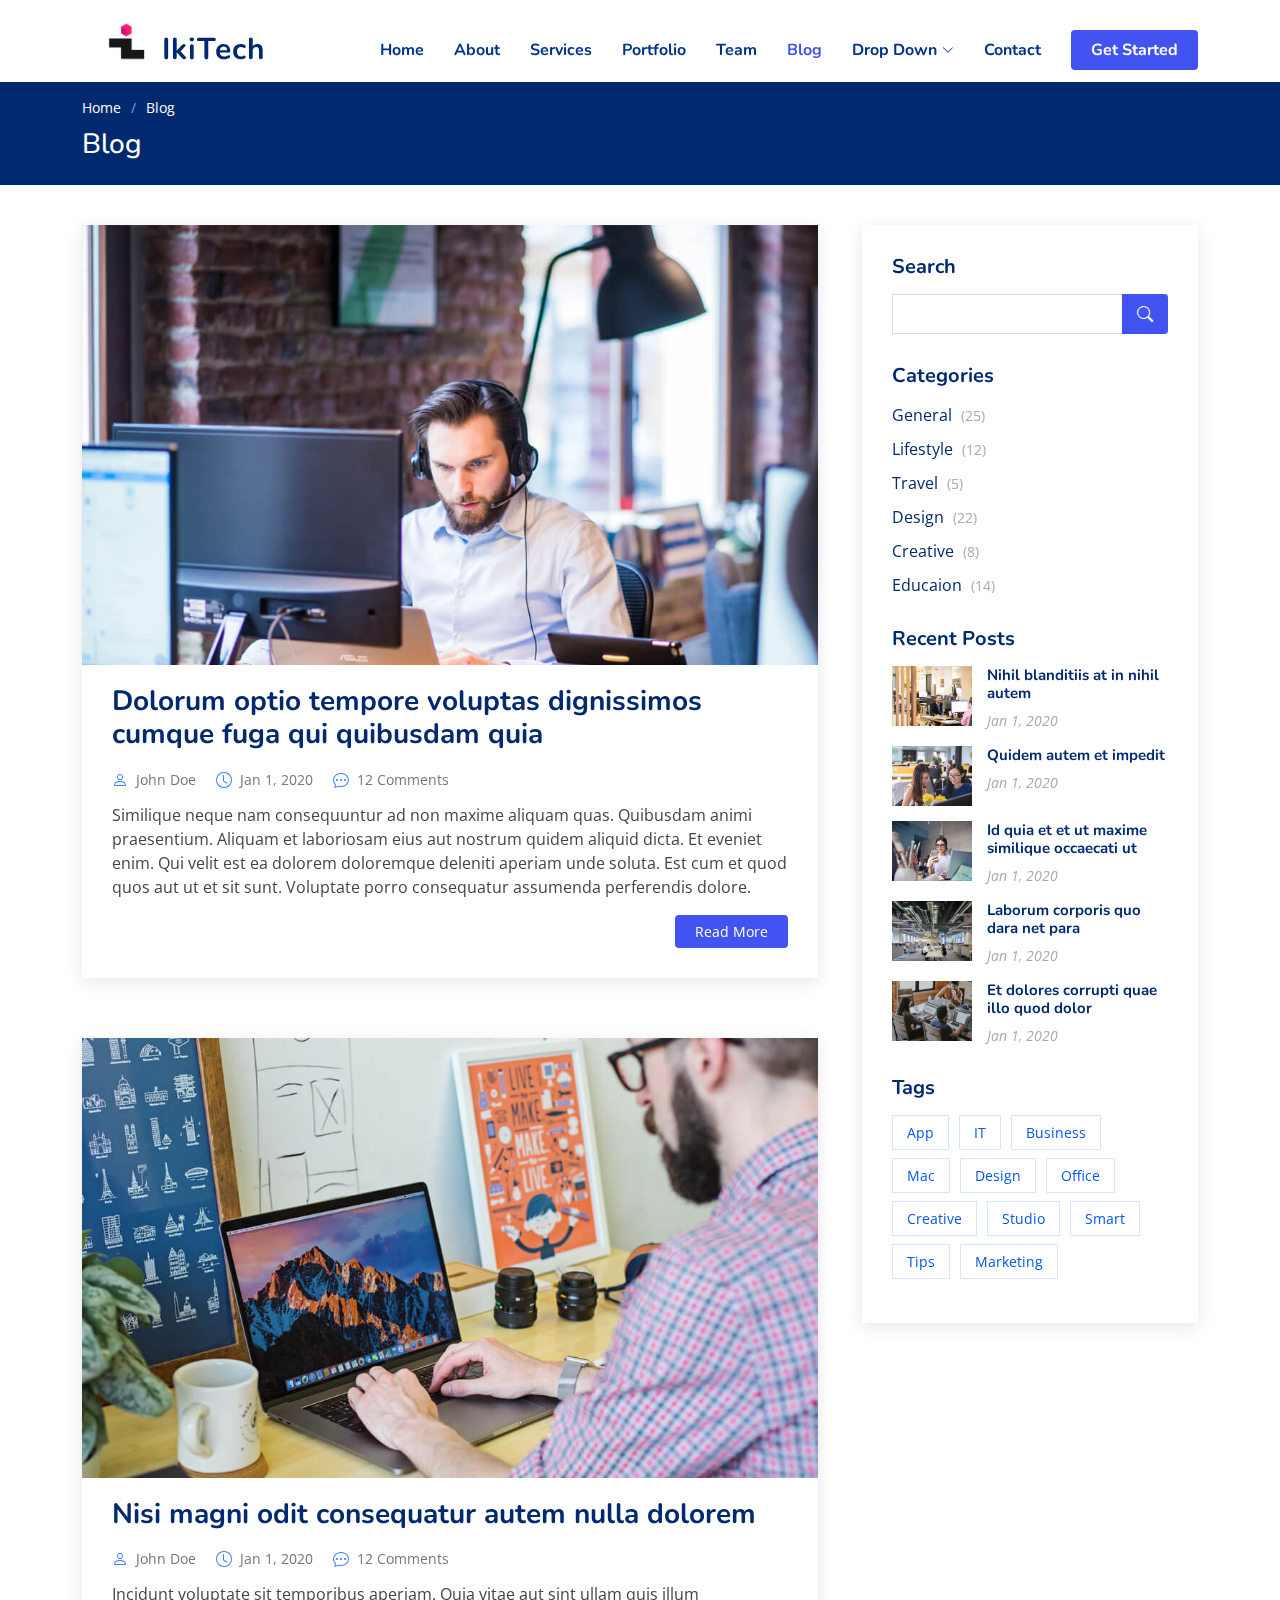
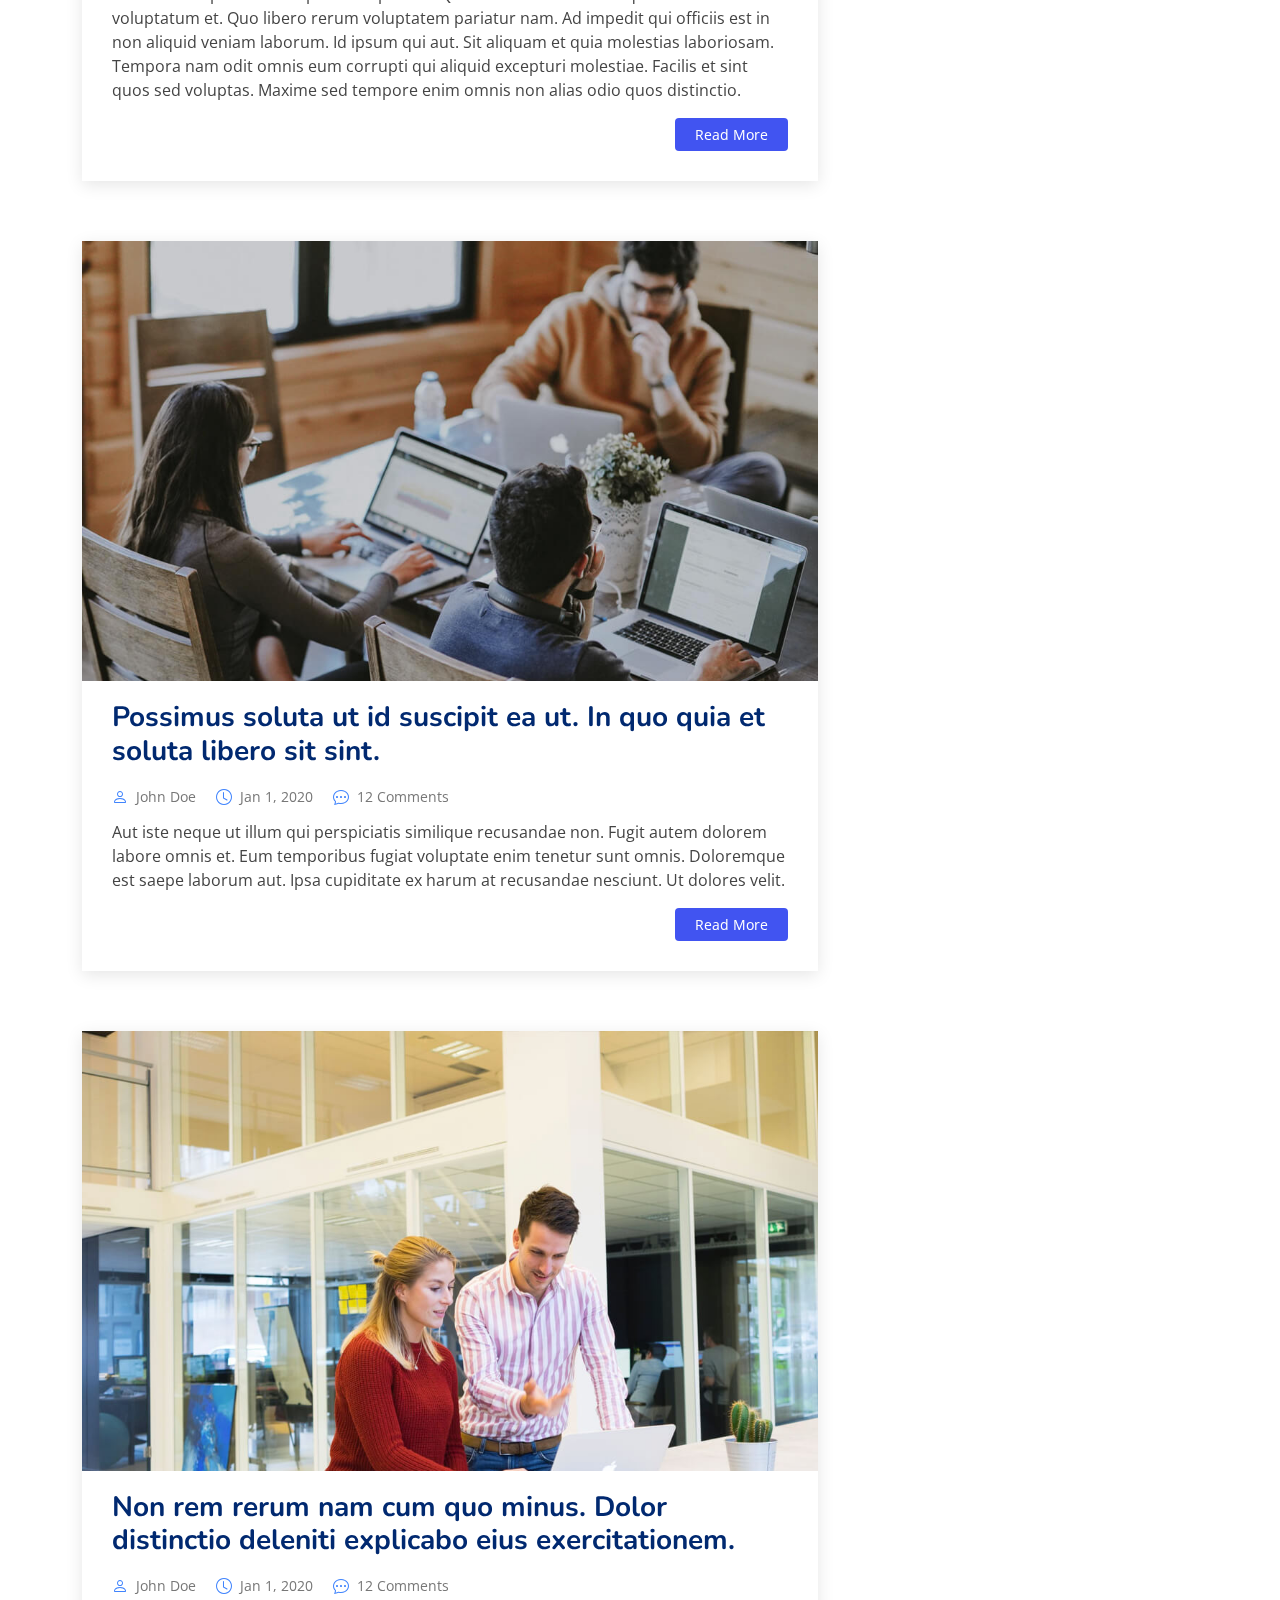
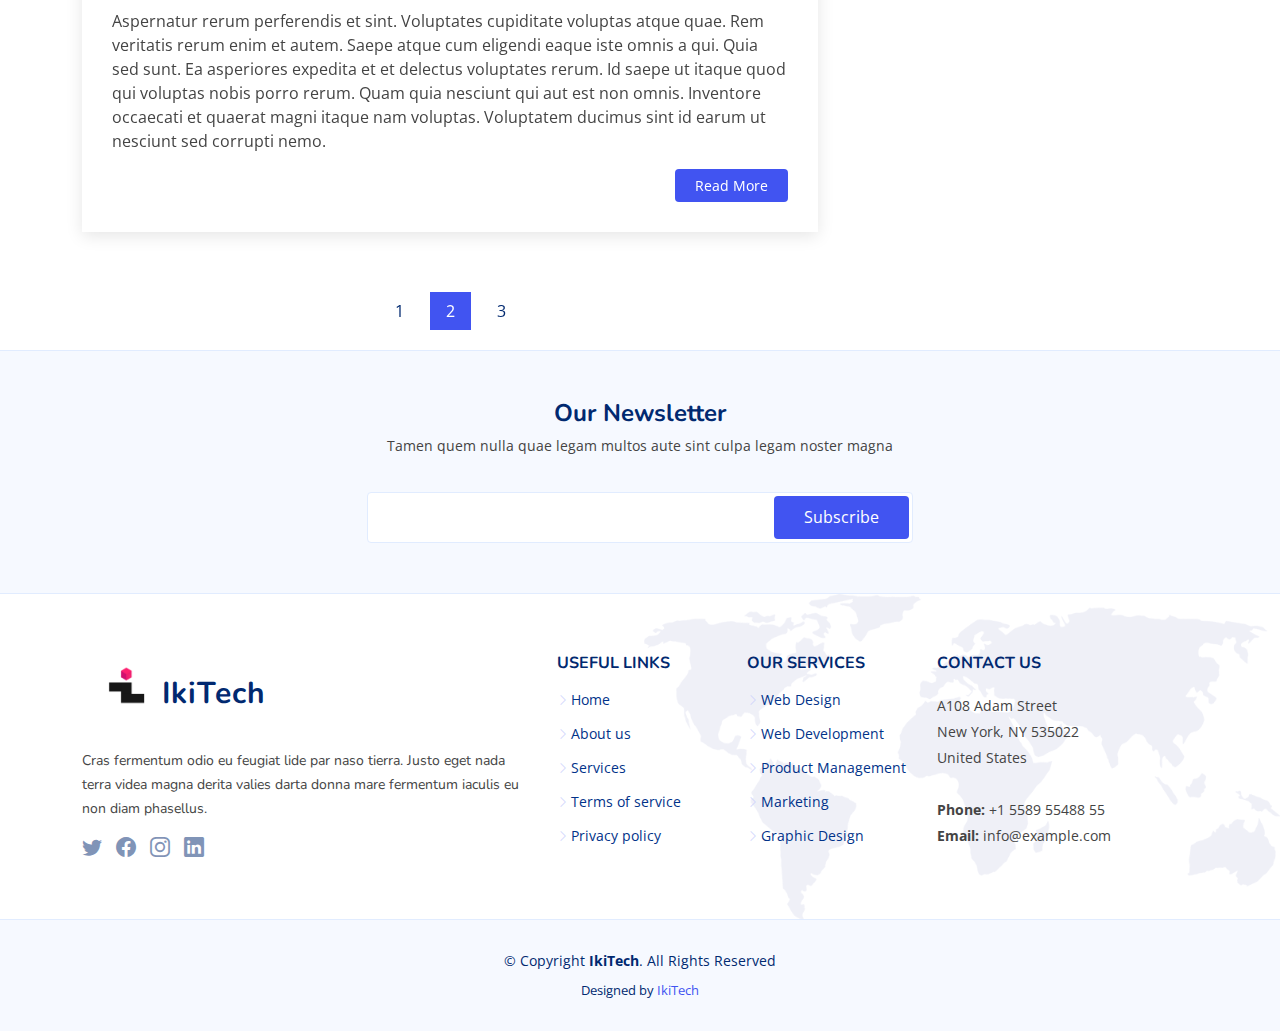
<file: blog.html>
<!DOCTYPE html>
<html lang="en">

<head>
  <meta charset="utf-8">
  <meta content="width=device-width, initial-scale=1.0" name="viewport">

  <title>Blog - IkiTech</title>
  <meta content="" name="description">
  <meta content="" name="keywords">

  <!-- Favicons -->
  <link href="assets/img/favicon.png" rel="icon">
  <link href="assets/img/apple-touch-icon.png" rel="apple-touch-icon">

  <!-- Google Fonts -->
  <link href="https://fonts.googleapis.com/css?family=Open+Sans:300,300i,400,400i,600,600i,700,700i|Nunito:300,300i,400,400i,600,600i,700,700i|Poppins:300,300i,400,400i,500,500i,600,600i,700,700i" rel="stylesheet">

  <!-- Vendor CSS Files -->
  <link href="assets/vendor/aos/aos.css" rel="stylesheet">
  <link href="assets/vendor/bootstrap/css/bootstrap.min.css" rel="stylesheet">
  <link href="assets/vendor/bootstrap-icons/bootstrap-icons.css" rel="stylesheet">
  <link href="assets/vendor/glightbox/css/glightbox.min.css" rel="stylesheet">
  <link href="assets/vendor/remixicon/remixicon.css" rel="stylesheet">
  <link href="assets/vendor/swiper/swiper-bundle.min.css" rel="stylesheet">

  <!-- Template Main CSS File -->
  <link href="assets/css/style.css" rel="stylesheet">

  <!-- =======================================================
  * Author: IkiTech.mx
  * License: https://www.ikiTech.mx/
  ======================================================== -->
</head>

<body>

  <!-- ======= Header ======= -->
  <header id="header" class="header fixed-top">
    <div class="container-fluid container-xl d-flex align-items-center justify-content-between">

      <a href="index.html" class="logo d-flex align-items-center">
        <img src="assets/img/logo.png" alt="">
        <span>IkiTech</span>
      </a>

      <nav id="navbar" class="navbar">
        <ul>
          <li><a class="nav-link scrollto " href="#hero">Home</a></li>
          <li><a class="nav-link scrollto" href="#about">About</a></li>
          <li><a class="nav-link scrollto" href="#services">Services</a></li>
          <li><a class="nav-link scrollto" href="#portfolio">Portfolio</a></li>
          <li><a class="nav-link scrollto" href="#team">Team</a></li>
          <li><a class="active" href="blog.html">Blog</a></li>
          <li class="dropdown"><a href="#"><span>Drop Down</span> <i class="bi bi-chevron-down"></i></a>
            <ul>
              <li><a href="#">Drop Down 1</a></li>
              <li class="dropdown"><a href="#"><span>Deep Drop Down</span> <i class="bi bi-chevron-right"></i></a>
                <ul>
                  <li><a href="#">Deep Drop Down 1</a></li>
                  <li><a href="#">Deep Drop Down 2</a></li>
                  <li><a href="#">Deep Drop Down 3</a></li>
                  <li><a href="#">Deep Drop Down 4</a></li>
                  <li><a href="#">Deep Drop Down 5</a></li>
                </ul>
              </li>
              <li><a href="#">Drop Down 2</a></li>
              <li><a href="#">Drop Down 3</a></li>
              <li><a href="#">Drop Down 4</a></li>
            </ul>
          </li>
          <li><a class="nav-link scrollto" href="#contact">Contact</a></li>
          <li><a class="getstarted scrollto" href="#about">Get Started</a></li>
        </ul>
        <i class="bi bi-list mobile-nav-toggle"></i>
      </nav><!-- .navbar -->

    </div>
  </header><!-- End Header -->

  <main id="main">

    <!-- ======= Breadcrumbs ======= -->
    <section class="breadcrumbs">
      <div class="container">

        <ol>
          <li><a href="index.html">Home</a></li>
          <li>Blog</li>
        </ol>
        <h2>Blog</h2>

      </div>
    </section><!-- End Breadcrumbs -->

    <!-- ======= Blog Section ======= -->
    <section id="blog" class="blog">
      <div class="container" data-aos="fade-up">

        <div class="row">

          <div class="col-lg-8 entries">

            <article class="entry">

              <div class="entry-img">
                <img src="assets/img/blog/blog-1.jpg" alt="" class="img-fluid">
              </div>

              <h2 class="entry-title">
                <a href="blog-single.html">Dolorum optio tempore voluptas dignissimos cumque fuga qui quibusdam quia</a>
              </h2>

              <div class="entry-meta">
                <ul>
                  <li class="d-flex align-items-center"><i class="bi bi-person"></i> <a href="blog-single.html">John Doe</a></li>
                  <li class="d-flex align-items-center"><i class="bi bi-clock"></i> <a href="blog-single.html"><time datetime="2020-01-01">Jan 1, 2020</time></a></li>
                  <li class="d-flex align-items-center"><i class="bi bi-chat-dots"></i> <a href="blog-single.html">12 Comments</a></li>
                </ul>
              </div>

              <div class="entry-content">
                <p>
                  Similique neque nam consequuntur ad non maxime aliquam quas. Quibusdam animi praesentium. Aliquam et laboriosam eius aut nostrum quidem aliquid dicta.
                  Et eveniet enim. Qui velit est ea dolorem doloremque deleniti aperiam unde soluta. Est cum et quod quos aut ut et sit sunt. Voluptate porro consequatur assumenda perferendis dolore.
                </p>
                <div class="read-more">
                  <a href="blog-single.html">Read More</a>
                </div>
              </div>

            </article><!-- End blog entry -->

            <article class="entry">

              <div class="entry-img">
                <img src="assets/img/blog/blog-2.jpg" alt="" class="img-fluid">
              </div>

              <h2 class="entry-title">
                <a href="blog-single.html">Nisi magni odit consequatur autem nulla dolorem</a>
              </h2>

              <div class="entry-meta">
                <ul>
                  <li class="d-flex align-items-center"><i class="bi bi-person"></i> <a href="blog-single.html">John Doe</a></li>
                  <li class="d-flex align-items-center"><i class="bi bi-clock"></i> <a href="blog-single.html"><time datetime="2020-01-01">Jan 1, 2020</time></a></li>
                  <li class="d-flex align-items-center"><i class="bi bi-chat-dots"></i> <a href="blog-single.html">12 Comments</a></li>
                </ul>
              </div>

              <div class="entry-content">
                <p>
                  Incidunt voluptate sit temporibus aperiam. Quia vitae aut sint ullam quis illum voluptatum et. Quo libero rerum voluptatem pariatur nam.
                  Ad impedit qui officiis est in non aliquid veniam laborum. Id ipsum qui aut. Sit aliquam et quia molestias laboriosam. Tempora nam odit omnis eum corrupti qui aliquid excepturi molestiae. Facilis et sint quos sed voluptas. Maxime sed tempore enim omnis non alias odio quos distinctio.
                </p>
                <div class="read-more">
                  <a href="blog-single.html">Read More</a>
                </div>
              </div>

            </article><!-- End blog entry -->

            <article class="entry">

              <div class="entry-img">
                <img src="assets/img/blog/blog-3.jpg" alt="" class="img-fluid">
              </div>

              <h2 class="entry-title">
                <a href="blog-single.html">Possimus soluta ut id suscipit ea ut. In quo quia et soluta libero sit sint.</a>
              </h2>

              <div class="entry-meta">
                <ul>
                  <li class="d-flex align-items-center"><i class="bi bi-person"></i> <a href="blog-single.html">John Doe</a></li>
                  <li class="d-flex align-items-center"><i class="bi bi-clock"></i> <a href="blog-single.html"><time datetime="2020-01-01">Jan 1, 2020</time></a></li>
                  <li class="d-flex align-items-center"><i class="bi bi-chat-dots"></i> <a href="blog-single.html">12 Comments</a></li>
                </ul>
              </div>

              <div class="entry-content">
                <p>
                  Aut iste neque ut illum qui perspiciatis similique recusandae non. Fugit autem dolorem labore omnis et. Eum temporibus fugiat voluptate enim tenetur sunt omnis.
                  Doloremque est saepe laborum aut. Ipsa cupiditate ex harum at recusandae nesciunt. Ut dolores velit.
                </p>
                <div class="read-more">
                  <a href="blog-single.html">Read More</a>
                </div>
              </div>

            </article><!-- End blog entry -->

            <article class="entry">

              <div class="entry-img">
                <img src="assets/img/blog/blog-4.jpg" alt="" class="img-fluid">
              </div>

              <h2 class="entry-title">
                <a href="blog-single.html">Non rem rerum nam cum quo minus. Dolor distinctio deleniti explicabo eius exercitationem.</a>
              </h2>

              <div class="entry-meta">
                <ul>
                  <li class="d-flex align-items-center"><i class="bi bi-person"></i> <a href="blog-single.html">John Doe</a></li>
                  <li class="d-flex align-items-center"><i class="bi bi-clock"></i> <a href="blog-single.html"><time datetime="2020-01-01">Jan 1, 2020</time></a></li>
                  <li class="d-flex align-items-center"><i class="bi bi-chat-dots"></i> <a href="blog-single.html">12 Comments</a></li>
                </ul>
              </div>

              <div class="entry-content">
                <p>
                  Aspernatur rerum perferendis et sint. Voluptates cupiditate voluptas atque quae. Rem veritatis rerum enim et autem. Saepe atque cum eligendi eaque iste omnis a qui.
                  Quia sed sunt. Ea asperiores expedita et et delectus voluptates rerum. Id saepe ut itaque quod qui voluptas nobis porro rerum. Quam quia nesciunt qui aut est non omnis. Inventore occaecati et quaerat magni itaque nam voluptas. Voluptatem ducimus sint id earum ut nesciunt sed corrupti nemo.
                </p>
                <div class="read-more">
                  <a href="blog-single.html">Read More</a>
                </div>
              </div>

            </article><!-- End blog entry -->

            <div class="blog-pagination">
              <ul class="justify-content-center">
                <li><a href="#">1</a></li>
                <li class="active"><a href="#">2</a></li>
                <li><a href="#">3</a></li>
              </ul>
            </div>

          </div><!-- End blog entries list -->

          <div class="col-lg-4">

            <div class="sidebar">

              <h3 class="sidebar-title">Search</h3>
              <div class="sidebar-item search-form">
                <form action="">
                  <input type="text">
                  <button type="submit"><i class="bi bi-search"></i></button>
                </form>
              </div><!-- End sidebar search formn-->

              <h3 class="sidebar-title">Categories</h3>
              <div class="sidebar-item categories">
                <ul>
                  <li><a href="#">General <span>(25)</span></a></li>
                  <li><a href="#">Lifestyle <span>(12)</span></a></li>
                  <li><a href="#">Travel <span>(5)</span></a></li>
                  <li><a href="#">Design <span>(22)</span></a></li>
                  <li><a href="#">Creative <span>(8)</span></a></li>
                  <li><a href="#">Educaion <span>(14)</span></a></li>
                </ul>
              </div><!-- End sidebar categories-->

              <h3 class="sidebar-title">Recent Posts</h3>
              <div class="sidebar-item recent-posts">
                <div class="post-item clearfix">
                  <img src="assets/img/blog/blog-recent-1.jpg" alt="">
                  <h4><a href="blog-single.html">Nihil blanditiis at in nihil autem</a></h4>
                  <time datetime="2020-01-01">Jan 1, 2020</time>
                </div>

                <div class="post-item clearfix">
                  <img src="assets/img/blog/blog-recent-2.jpg" alt="">
                  <h4><a href="blog-single.html">Quidem autem et impedit</a></h4>
                  <time datetime="2020-01-01">Jan 1, 2020</time>
                </div>

                <div class="post-item clearfix">
                  <img src="assets/img/blog/blog-recent-3.jpg" alt="">
                  <h4><a href="blog-single.html">Id quia et et ut maxime similique occaecati ut</a></h4>
                  <time datetime="2020-01-01">Jan 1, 2020</time>
                </div>

                <div class="post-item clearfix">
                  <img src="assets/img/blog/blog-recent-4.jpg" alt="">
                  <h4><a href="blog-single.html">Laborum corporis quo dara net para</a></h4>
                  <time datetime="2020-01-01">Jan 1, 2020</time>
                </div>

                <div class="post-item clearfix">
                  <img src="assets/img/blog/blog-recent-5.jpg" alt="">
                  <h4><a href="blog-single.html">Et dolores corrupti quae illo quod dolor</a></h4>
                  <time datetime="2020-01-01">Jan 1, 2020</time>
                </div>

              </div><!-- End sidebar recent posts-->

              <h3 class="sidebar-title">Tags</h3>
              <div class="sidebar-item tags">
                <ul>
                  <li><a href="#">App</a></li>
                  <li><a href="#">IT</a></li>
                  <li><a href="#">Business</a></li>
                  <li><a href="#">Mac</a></li>
                  <li><a href="#">Design</a></li>
                  <li><a href="#">Office</a></li>
                  <li><a href="#">Creative</a></li>
                  <li><a href="#">Studio</a></li>
                  <li><a href="#">Smart</a></li>
                  <li><a href="#">Tips</a></li>
                  <li><a href="#">Marketing</a></li>
                </ul>
              </div><!-- End sidebar tags-->

            </div><!-- End sidebar -->

          </div><!-- End blog sidebar -->

        </div>

      </div>
    </section><!-- End Blog Section -->

  </main><!-- End #main -->

  <!-- ======= Footer ======= -->
  <footer id="footer" class="footer">

    <div class="footer-newsletter">
      <div class="container">
        <div class="row justify-content-center">
          <div class="col-lg-12 text-center">
            <h4>Our Newsletter</h4>
            <p>Tamen quem nulla quae legam multos aute sint culpa legam noster magna</p>
          </div>
          <div class="col-lg-6">
            <form action="" method="post">
              <input type="email" name="email"><input type="submit" value="Subscribe">
            </form>
          </div>
        </div>
      </div>
    </div>

    <div class="footer-top">
      <div class="container">
        <div class="row gy-4">
          <div class="col-lg-5 col-md-12 footer-info">
            <a href="index.html" class="logo d-flex align-items-center">
              <img src="assets/img/logo.png" alt="">
              <span>IkiTech</span>
            </a>
            <p>Cras fermentum odio eu feugiat lide par naso tierra. Justo eget nada terra videa magna derita valies darta donna mare fermentum iaculis eu non diam phasellus.</p>
            <div class="social-links mt-3">
              <a href="#" class="twitter"><i class="bi bi-twitter"></i></a>
              <a href="#" class="facebook"><i class="bi bi-facebook"></i></a>
              <a href="#" class="instagram"><i class="bi bi-instagram"></i></a>
              <a href="#" class="linkedin"><i class="bi bi-linkedin"></i></a>
            </div>
          </div>

          <div class="col-lg-2 col-6 footer-links">
            <h4>Useful Links</h4>
            <ul>
              <li><i class="bi bi-chevron-right"></i> <a href="#">Home</a></li>
              <li><i class="bi bi-chevron-right"></i> <a href="#">About us</a></li>
              <li><i class="bi bi-chevron-right"></i> <a href="#">Services</a></li>
              <li><i class="bi bi-chevron-right"></i> <a href="#">Terms of service</a></li>
              <li><i class="bi bi-chevron-right"></i> <a href="#">Privacy policy</a></li>
            </ul>
          </div>

          <div class="col-lg-2 col-6 footer-links">
            <h4>Our Services</h4>
            <ul>
              <li><i class="bi bi-chevron-right"></i> <a href="#">Web Design</a></li>
              <li><i class="bi bi-chevron-right"></i> <a href="#">Web Development</a></li>
              <li><i class="bi bi-chevron-right"></i> <a href="#">Product Management</a></li>
              <li><i class="bi bi-chevron-right"></i> <a href="#">Marketing</a></li>
              <li><i class="bi bi-chevron-right"></i> <a href="#">Graphic Design</a></li>
            </ul>
          </div>

          <div class="col-lg-3 col-md-12 footer-contact text-center text-md-start">
            <h4>Contact Us</h4>
            <p>
              A108 Adam Street <br>
              New York, NY 535022<br>
              United States <br><br>
              <strong>Phone:</strong> +1 5589 55488 55<br>
              <strong>Email:</strong> info@example.com<br>
            </p>

          </div>

        </div>
      </div>
    </div>

    <div class="container">
      <div class="copyright">
        &copy; Copyright <strong><span>IkiTech</span></strong>. All Rights Reserved
      </div>
      <div class="credits">
        Designed by <a href="https://ikitech.mx">IkiTech</a>
      </div>
    </div>
  </footer><!-- End Footer -->

  <a href="#" class="back-to-top d-flex align-items-center justify-content-center"><i class="bi bi-arrow-up-short"></i></a>

  <!-- Vendor JS Files -->
  <script src="assets/vendor/purecounter/purecounter.js"></script>
  <script src="assets/vendor/aos/aos.js"></script>
  <script src="assets/vendor/bootstrap/js/bootstrap.bundle.min.js"></script>
  <script src="assets/vendor/glightbox/js/glightbox.min.js"></script>
  <script src="assets/vendor/isotope-layout/isotope.pkgd.min.js"></script>
  <script src="assets/vendor/swiper/swiper-bundle.min.js"></script>
  <script src="assets/vendor/php-email-form/validate.js"></script>

  <!-- Template Main JS File -->
  <script src="assets/js/main.js"></script>

</body>

</html>
</file>
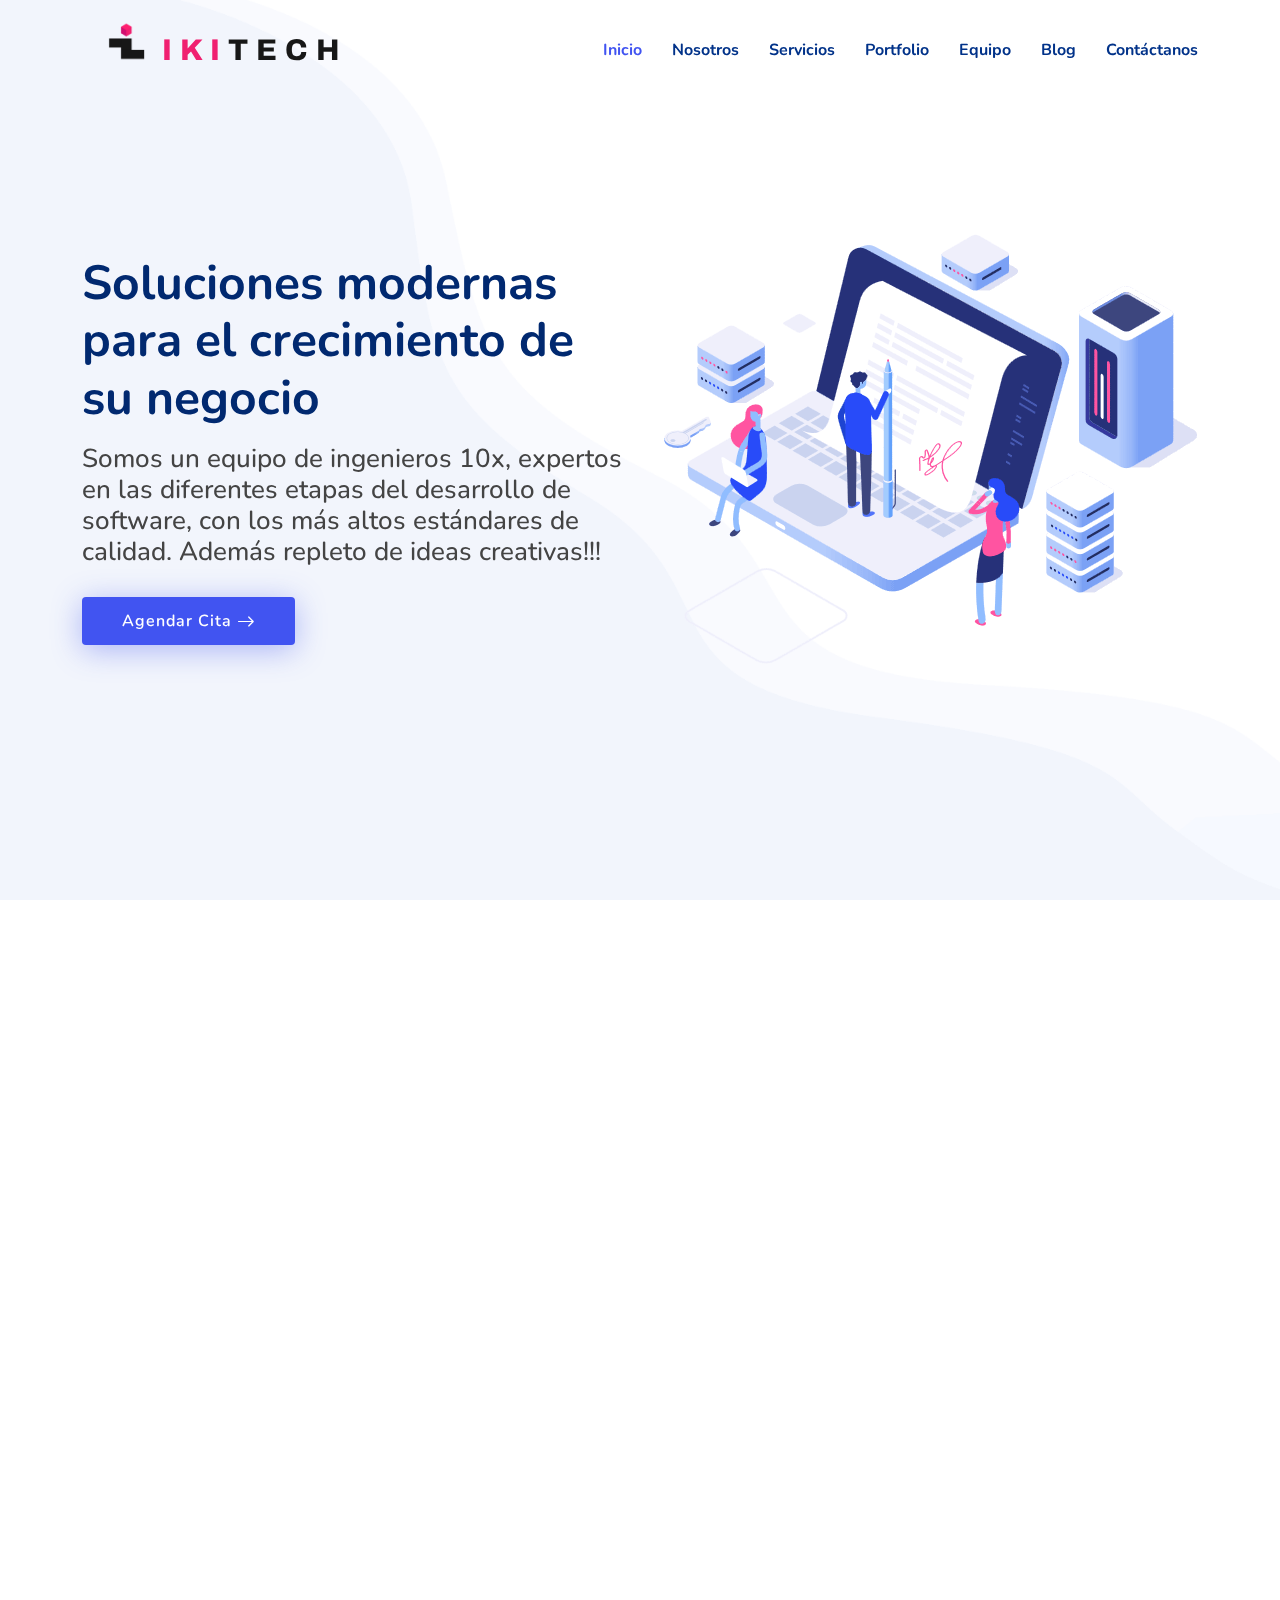
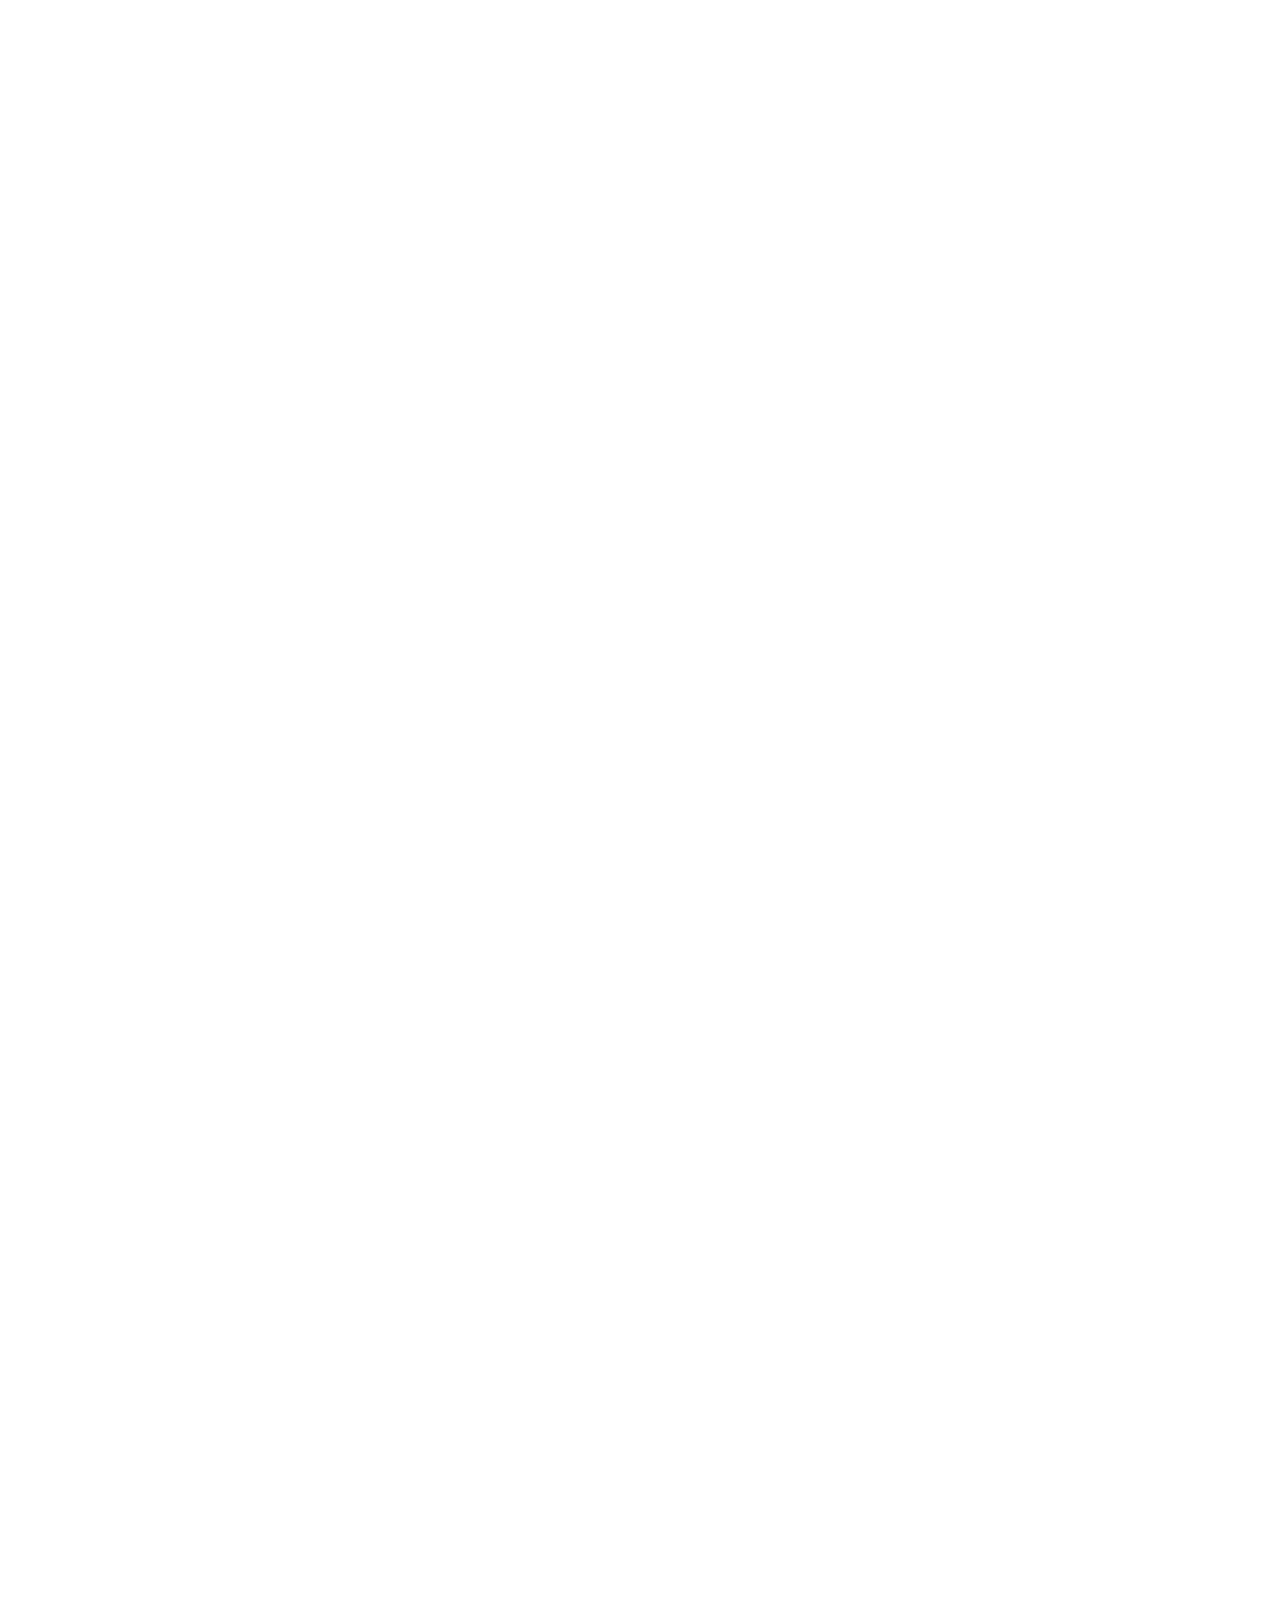
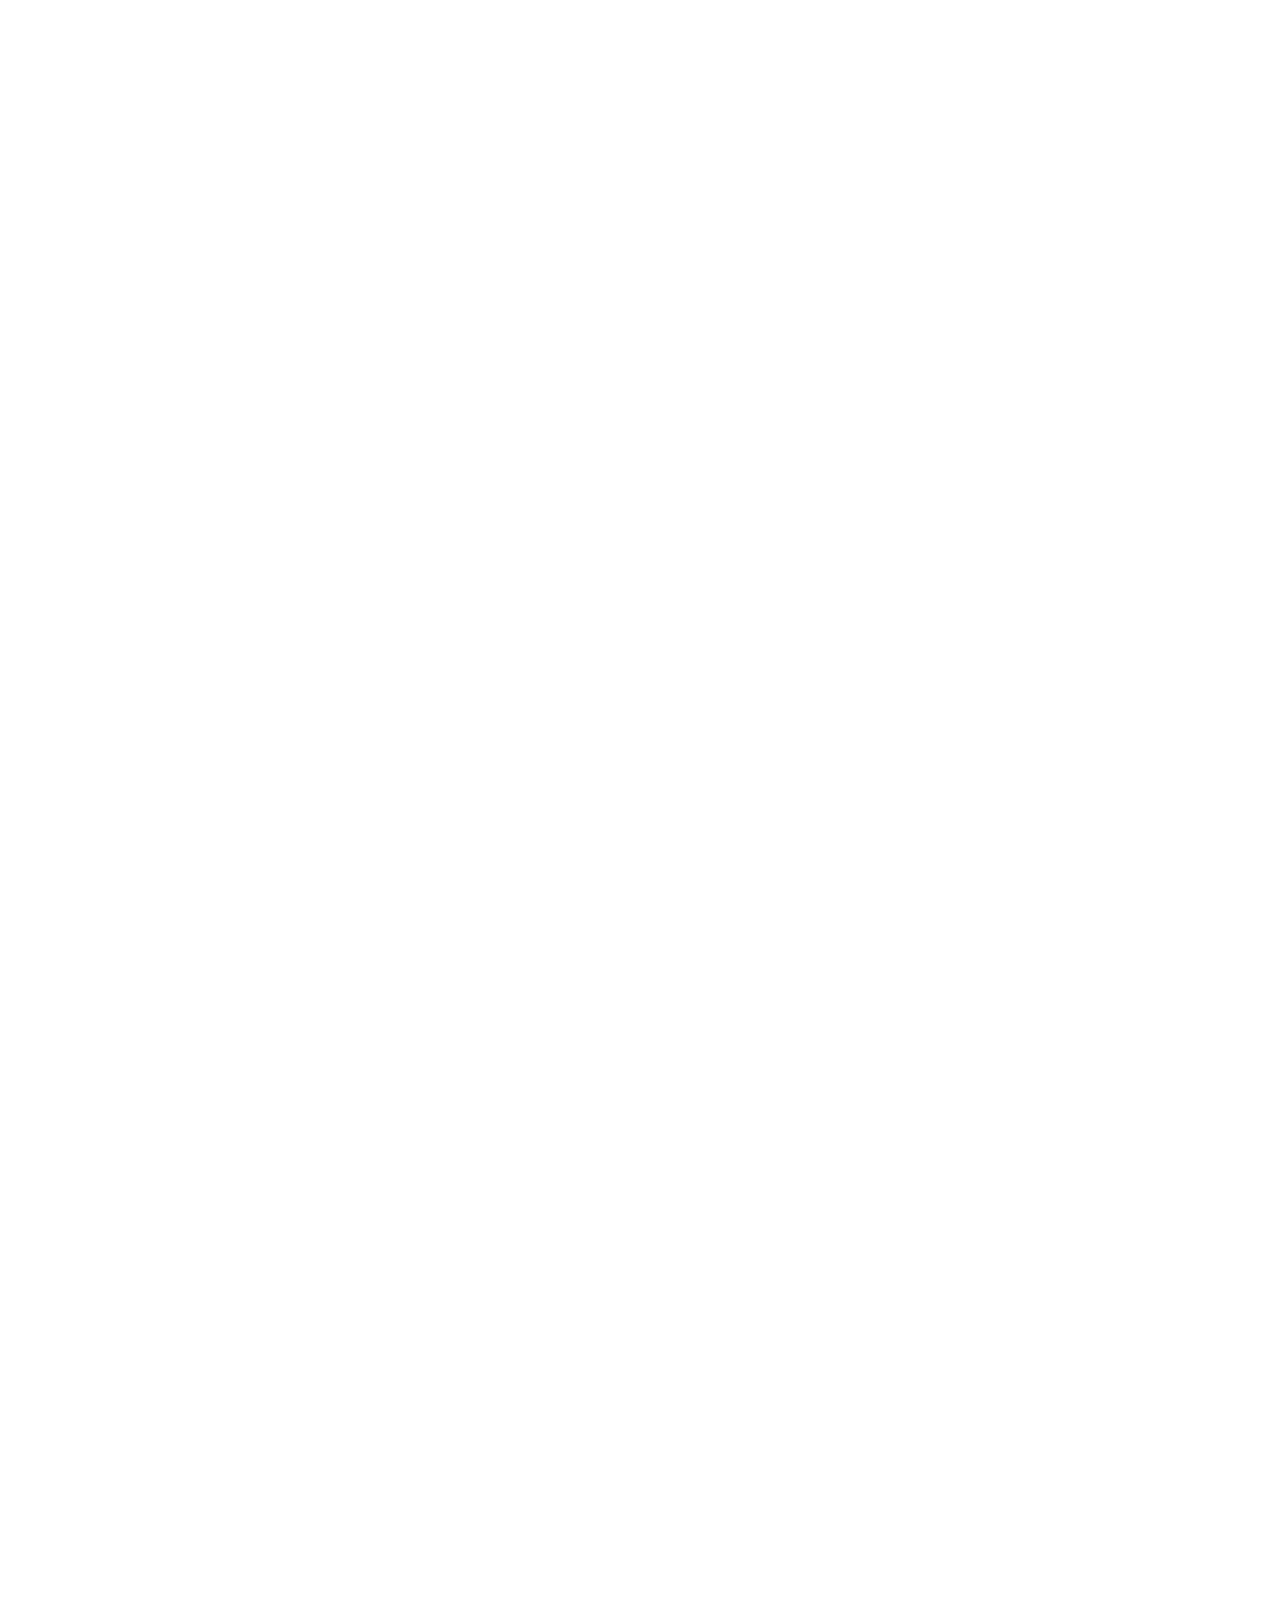
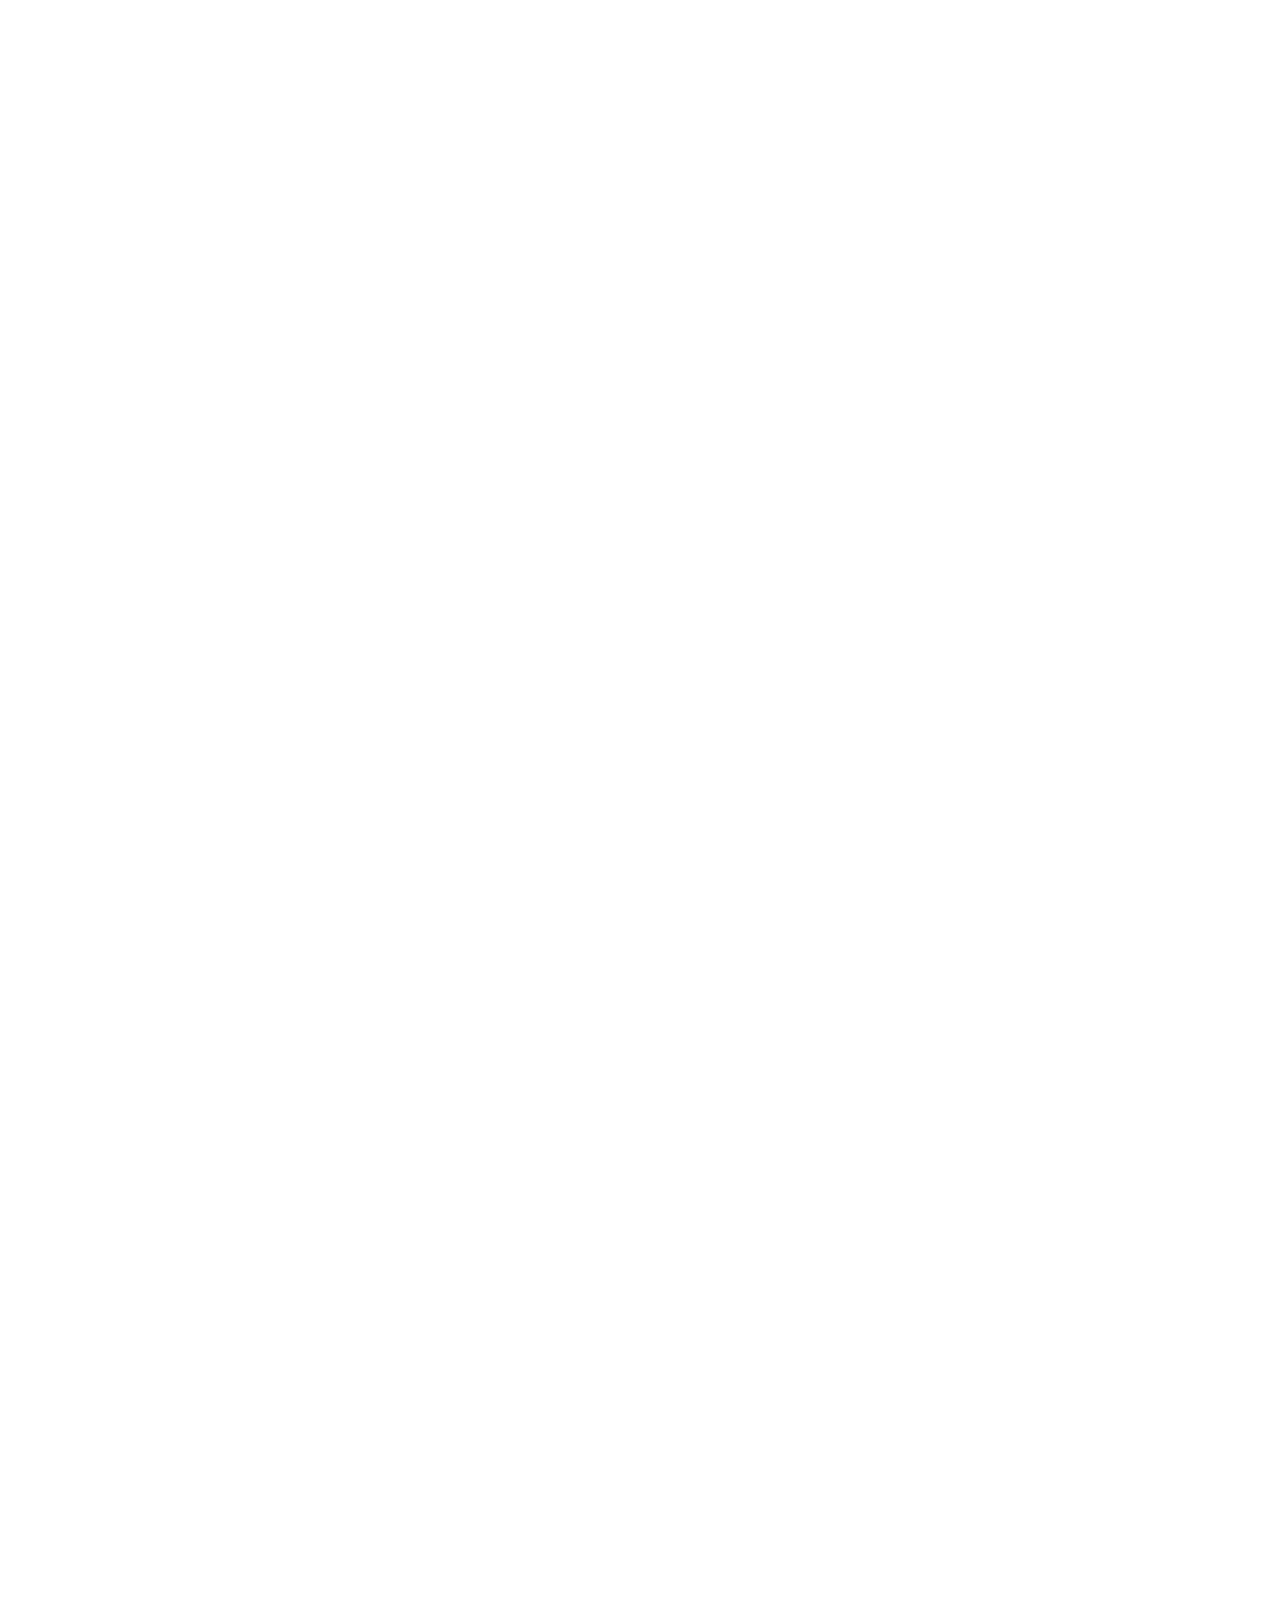
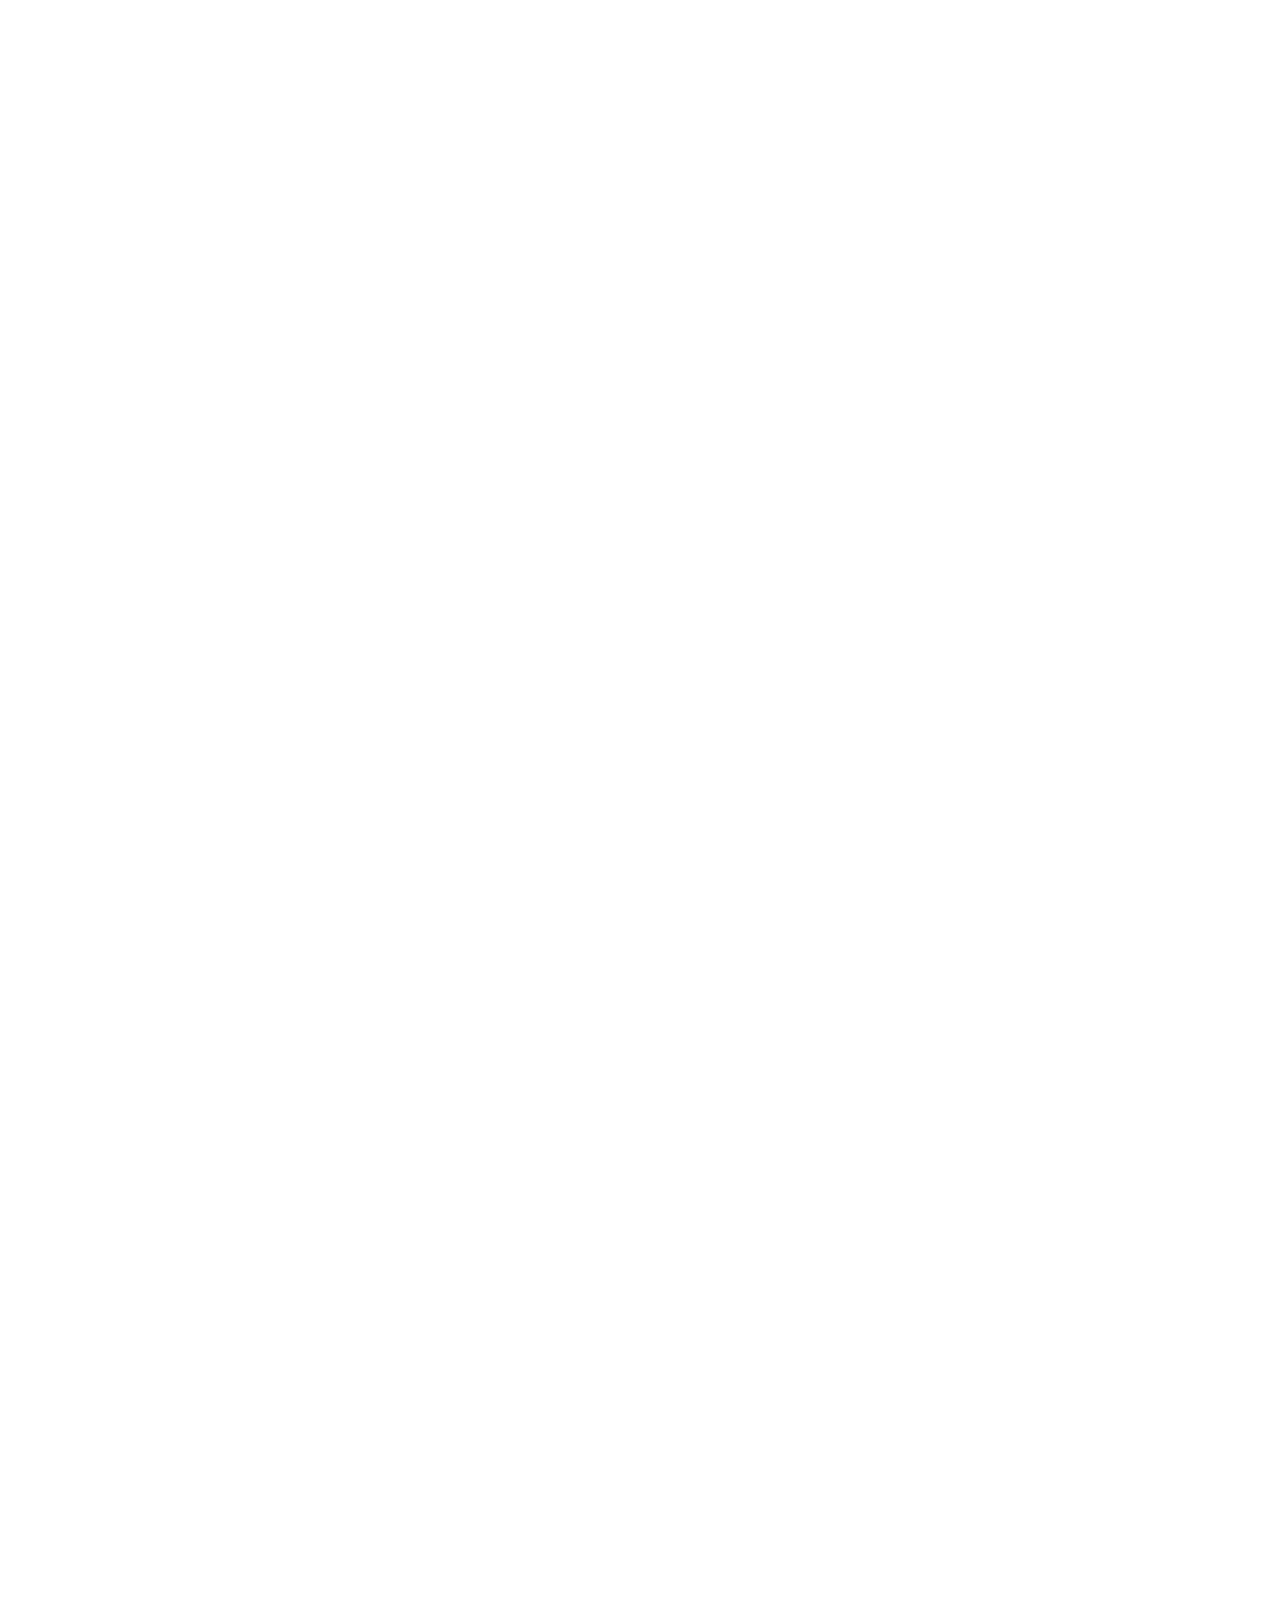
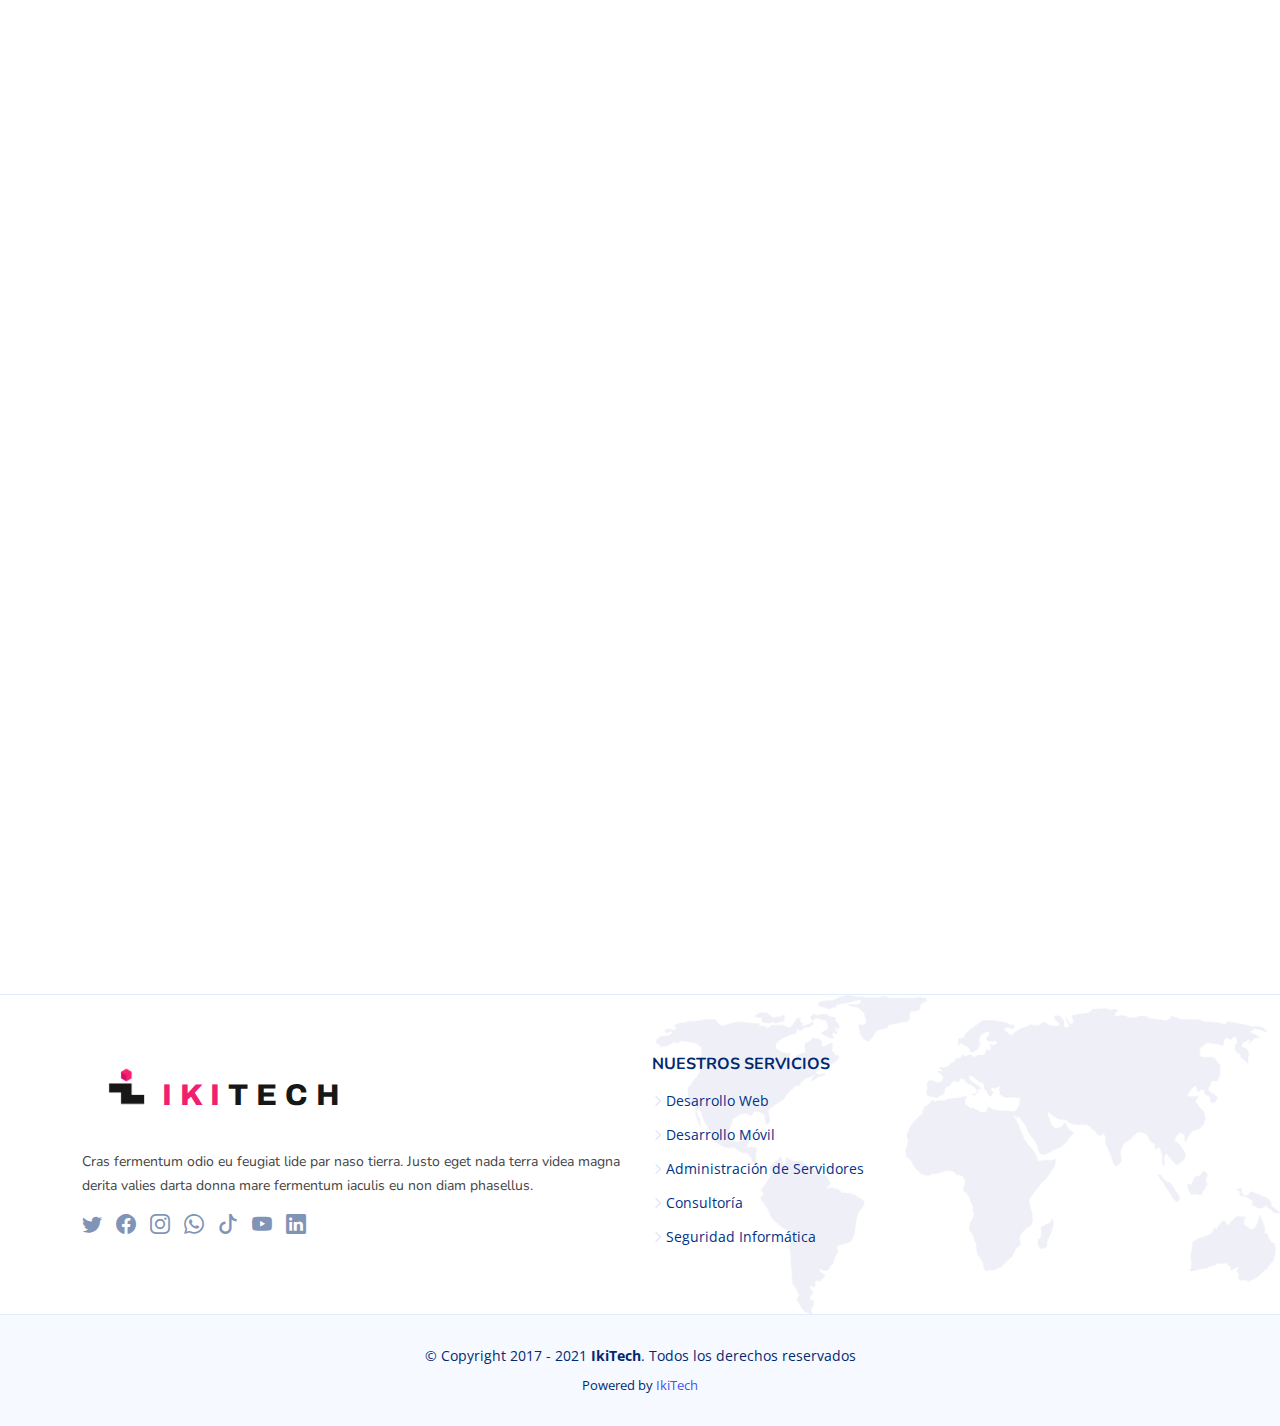
<file: index copy.html>
<!DOCTYPE html>
<html lang="en">

<head>
  <meta charset="utf-8">
  <meta content="width=device-width, initial-scale=1.0" name="viewport">

  <title>IkiTech</title>
  <meta content="" name="description">

  <meta content="" name="keywords">

  <!-- Favicons -->
  <link href="assets/img/favicon.png" rel="icon">
  <link href="assets/img/apple-touch-icon.png" rel="apple-touch-icon">

  <!-- Google Fonts -->
  <link href="https://fonts.googleapis.com/css?family=Open+Sans:300,300i,400,400i,600,600i,700,700i|Nunito:300,300i,400,400i,600,600i,700,700i|Poppins:300,300i,400,400i,500,500i,600,600i,700,700i" rel="stylesheet">

  <!-- Vendor CSS Files -->
  <link href="assets/vendor/aos/aos.css" rel="stylesheet">
  <link href="assets/vendor/bootstrap/css/bootstrap.min.css" rel="stylesheet">
  <link href="assets/vendor/bootstrap-icons/bootstrap-icons.css" rel="stylesheet">
  <link href="assets/vendor/glightbox/css/glightbox.min.css" rel="stylesheet">
  <link href="assets/vendor/remixicon/remixicon.css" rel="stylesheet">
  <link href="assets/vendor/swiper/swiper-bundle.min.css" rel="stylesheet">
  
  <!-- Template Main CSS File -->
  <link href="assets/css/style.css" rel="stylesheet">
  <link rel="stylesheet" href="https://use.fontawesome.com/releases/v5.15.4/css/all.css">

  <!-- =======================================================
  * Author: IkiTech.mx
  * License: https://www.ikiTech.mx/
  ======================================================== -->
</head>

<body>

  <!-- ======= Header ======= -->
  <header id="header" class="header fixed-top">
    <div class="container-fluid container-xl d-flex align-items-center justify-content-between">

      <a href="index.html" class="logo d-flex align-items-center">
        <img src="assets/img/logo.png" alt="IKITECH-logo">
        <span style="font-family: IkiTechFont; color: #f02070;">I K I</span>
        <span style="font-family: IkiTechFont; color: #171717;">&nbsp;T E C H</span>
      </a>

      <nav id="navbar" class="navbar">
        <ul>
          <li><a class="nav-link scrollto active" href="#hero">Inicio</a></li>
          <li><a class="nav-link scrollto" href="#about">Nosotros</a></li>
          <li><a class="nav-link scrollto" href="#services">Servicios</a></li>
          <li><a class="nav-link scrollto" href="#portfolio">Portfolio</a></li>
          <li><a class="nav-link scrollto" href="#team">Equipo</a></li>
          <li><a href="blog.html">Blog</a></li>
          <li><a class="nav-link scrollto" href="#contact">Contáctanos</a></li>
        </ul>
        <i class="bi bi-list mobile-nav-toggle"></i>
      </nav><!-- .navbar -->

    </div>
  </header><!-- End Header -->

  <!-- ======= Hero Section ======= -->
  <section id="hero" class="hero d-flex align-items-center">

    <div class="container">
      <div class="row">
        <div class="col-lg-6 d-flex flex-column justify-content-center">
          <h1 data-aos="fade-up">Soluciones modernas para el crecimiento de su negocio</h1>
          <h2 data-aos="fade-up" data-aos-delay="400">Somos un equipo de ingenieros 10x, expertos en las diferentes etapas del desarrollo de software, con los más altos estándares de calidad. Además repleto de ideas creativas!!!</h2>
          <div data-aos="fade-up" data-aos-delay="600">
            <div class="text-center text-lg-start">
              <a href="#about" class="btn-get-started scrollto d-inline-flex align-items-center justify-content-center align-self-center">
                <span>Agendar Cita</span>
                <i class="bi bi-arrow-right"></i>
              </a>
            </div>
          </div>
        </div>
        <div class="col-lg-6 hero-img" data-aos="zoom-out" data-aos-delay="200">
          <img src="assets/img/hero-img.png" class="img-fluid" alt="">
        </div>
      </div>
    </div>

  </section><!-- End Hero -->

  <main id="main">
    <!-- ======= About Section ======= -->
    <section id="about" class="about">

      <div class="container" data-aos="fade-up">
        <div class="row gx-0">

          <div class="col-lg-6 d-flex flex-column justify-content-center" data-aos="fade-up" data-aos-delay="200">
            <div class="content">
              <h3>¿Quiénes Somos?</h3>
              <h2>Somos una agencia descentralizada dedicada al desarrollo de software, aplicaciones en la nube y soluciones de transformación digital.</h2>
              <p>
                A traves de un experto equipo de trabajo, especialistas, alianzas estratégicas y plataformas de alta gestion logramos escalar proyectos de cualquier tipo en cuestion de soluciones TI, desarrollo de software y ciberseguridad. 
              </p>
              <!-- <p>
                Participamos activamente en cualquier etapa de la gestión de la cadena de suministro
              </p> -->
              <div class="text-center text-lg-start">
                <a href="#" class="btn-read-more d-inline-flex align-items-center justify-content-center align-self-center">
                  <span>Ver más</span>
                  <i class="bi bi-arrow-right"></i>
                </a>
              </div>
            </div>
          </div>

          <div class="col-lg-6 d-flex align-items-center" data-aos="zoom-out" data-aos-delay="200">
            <img src="assets/img/about.jpg" class="img-fluid" alt="">
          </div>

        </div>
      </div>

    </section><!-- End About Section -->

    
    <!-- ======= Features Section ======= -->
    <section id="features" class="features">

      <div class="container" data-aos="fade-up">

        <header class="section-header">
          <p>¿Qué nos caracteriza?</p>
        </header>

        <div class="row">

          <div class="col-lg-6">
            <img src="assets/img/features.png" class="img-fluid" alt="">
          </div>

          <div class="col-lg-6 mt-5 mt-lg-0 d-flex">
            <div class="row align-self-center gy-4">

              <div class="col-md-6" data-aos="zoom-out" data-aos-delay="200">
                <div class="feature-box d-flex align-items-center">
                  <i class="bi bi-check"></i>
                  <h3>Tecnologías maduras y modernas</h3>
                </div>
              </div>

              <div class="col-md-6" data-aos="zoom-out" data-aos-delay="300">
                <div class="feature-box d-flex align-items-center">
                  <i class="bi bi-check"></i>
                  <h3>Integración inmediata</h3>
                </div>
              </div>

              <div class="col-md-6" data-aos="zoom-out" data-aos-delay="400">
                <div class="feature-box d-flex align-items-center">
                  <i class="bi bi-check"></i>
                  <h3>Filosofía low-code/no-code</h3>
                </div>
              </div>

              <div class="col-md-6" data-aos="zoom-out" data-aos-delay="500">
                <div class="feature-box d-flex align-items-center">
                  <i class="bi bi-check"></i>
                  <h3>Centrados en la seguridad</h3>
                </div>
              </div>

              <div class="col-md-6" data-aos="zoom-out" data-aos-delay="600">
                <div class="feature-box d-flex align-items-center">
                  <i class="bi bi-check"></i>
                  <h3>Estandares de Calidad basados en Toyota Kaizen</h3>
                </div>
              </div>

              <div class="col-md-6" data-aos="zoom-out" data-aos-delay="700">
                <div class="feature-box d-flex align-items-center">
                  <i class="bi bi-check"></i>
                  <h3>Capacitación constante</h3>
                </div>
              </div>

            </div>
          </div>

        </div> <!-- / row -->

        <!-- Feature Tabs -->
        <div class="row feture-tabs" data-aos="fade-up">
          <div class="col-lg-6">
            <h3>¿Cuál es Nuestra Propuesta de Valor?</h3>

            <!-- Tabs -->
            <ul class="nav nav-pills mb-3">
              <li>
                <a class="nav-link active" data-bs-toggle="pill" href="#tab1">Tecnologías</a>
              </li>
              <li>
                <a class="nav-link" data-bs-toggle="pill" href="#tab2">Estandares</a>
              </li>
              <li>
                <a class="nav-link" data-bs-toggle="pill" href="#tab3">Innovación</a>
              </li>
            </ul><!-- End Tabs -->

            <!-- Tab Content -->
            <div class="tab-content">

              <div class="tab-pane fade show active" id="tab1">
                <p>Consequuntur inventore voluptates consequatur aut vel et. Eos doloribus expedita. Sapiente atque consequatur minima nihil quae aspernatur quo suscipit voluptatem.</p>
                <div class="d-flex align-items-center mb-2">
                  <!-- <i class="bi bi-check2"></i> -->
                  <i class="fab fa-angular fa-2x" style="text-align:center; width: 10%; color: #f31818;"></i>
                  <h4>Repudiandae rerum velit modi et officia quasi facilis</h4>
                </div>
                <p>Laborum omnis voluptates voluptas qui sit aliquam blanditiis. Sapiente minima commodi dolorum non eveniet magni quaerat nemo et.</p>
                <div class="d-flex align-items-center mb-2">
                  <i class="fab fa-react fa-spin" style="text-align:center; width: 10%;"></i>
                  <h4>Incidunt non veritatis illum ea ut nisi</h4>
                </div>
                <p>Non quod totam minus repellendus autem sint velit. Rerum debitis facere soluta tenetur. Iure molestiae assumenda sunt qui inventore eligendi voluptates nisi at. Dolorem quo tempora. Quia et perferendis.</p>
                <div class="d-flex align-items-center mb-2">
                  <i class="fab fa-node-js" style="text-align:center; width: 10%; color: #069b10;"></i>
                  <h4>Repudiandae rerum velit modi et officia quasi facilis</h4>
                </div>
                <p>Laborum omnis voluptates voluptas qui sit aliquam blanditiis. Sapiente minima commodi dolorum non eveniet magni quaerat nemo et.</p>
              </div><!-- End Tab 1 Content -->

              <div class="tab-pane fade show" id="tab2">
                <p>Consequuntur inventore voluptates consequatur aut vel et. Eos doloribus expedita. Sapiente atque consequatur minima nihil quae aspernatur quo suscipit voluptatem.</p>
                <div class="d-flex align-items-center mb-2">
                  <i class="fas fa-medal" style="text-align:center; width: 10%; color: #0d069b;"></i>
                  <h4>Repudiandae rerum velit modi et officia quasi facilis</h4>
                </div>
                <p>Laborum omnis voluptates voluptas qui sit aliquam blanditiis. Sapiente minima commodi dolorum non eveniet magni quaerat nemo et.</p>
                <div class="d-flex align-items-center mb-2">
                  <i class="fas fa-shield-alt" style="text-align:center; width: 10%; color: #EFB810;"></i>
                  <h4>Incidunt non veritatis illum ea ut nisi</h4>
                </div>
                <p>Non quod totam minus repellendus autem sint velit. Rerum debitis facere soluta tenetur. Iure molestiae assumenda sunt qui inventore eligendi voluptates nisi at. Dolorem quo tempora. Quia et perferendis.</p>
              </div><!-- End Tab 2 Content -->

              <div class="tab-pane fade show" id="tab3">
                <p>IkiTech cuenta con una cultura organizacional muy distintas a las de otras empresas, las personas siempre se mantienen desarrollando iniciativas bastante creativas dando como resultados productos y servicios efectivos, lo que hace que el cliente se cautive con productos a la vanguardia.</p>
                <div class="d-flex align-items-center mb-2">
                  <i class="bi bi-check2"></i>
                  <h4>Repudiandae rerum velit modi et officia quasi facilis</h4>
                </div>
                <p>Esta cultura de innovación, creatividad, y atención a pequeños detalles en los productos genera lo que es esta compañía</p>
                <div class="d-flex align-items-center mb-2">
                  <i class="bi bi-check2"></i>
                  <h4>Incidunt non veritatis illum ea ut nisi</h4>
                </div>
                <p>Non quod totam minus repellendus autem sint velit. Rerum debitis facere soluta tenetur. Iure molestiae assumenda sunt qui inventore eligendi voluptates nisi at. Dolorem quo tempora. Quia et perferendis.</p>
              </div><!-- End Tab 3 Content -->

            </div>

          </div>

          <div class="col-lg-6">
            <img src="assets/img/features-2.png" class="img-fluid" alt="">
          </div>

        </div><!-- End Feature Tabs -->

        <!-- Feature Icons -->
        <div class="row feature-icons" data-aos="fade-up">
          <h3>Servicio Integral</h3>

          <div class="row">

            <div class="col-xl-4 text-center" data-aos="fade-right" data-aos-delay="100">
              <img src="assets/img/features-3.png" class="img-fluid p-4" alt="">
            </div>

            <div class="col-xl-8 d-flex content">
              <div class="row align-self-center gy-4">

                <div class="col-md-6 icon-box" data-aos="fade-up">
                  <i class="ri-line-chart-line"></i>
                  <div>
                    <h4>Corporis voluptates sit</h4>
                    <p>Consequuntur sunt aut quasi enim aliquam quae harum pariatur laboris nisi ut aliquip</p>
                  </div>
                </div>

                <div class="col-md-6 icon-box" data-aos="fade-up" data-aos-delay="100">
                  <i class="ri-stack-line"></i>
                  <div>
                    <h4>Ullamco laboris nisi</h4>
                    <p>Excepteur sint occaecat cupidatat non proident, sunt in culpa qui officia deserunt</p>
                  </div>
                </div>

                <div class="col-md-6 icon-box" data-aos="fade-up" data-aos-delay="200">
                  <i class="ri-brush-4-line"></i>
                  <div>
                    <h4>Labore consequatur</h4>
                    <p>Aut suscipit aut cum nemo deleniti aut omnis. Doloribus ut maiores omnis facere</p>
                  </div>
                </div>

                <div class="col-md-6 icon-box" data-aos="fade-up" data-aos-delay="300">
                  <i class="ri-magic-line"></i>
                  <div>
                    <h4>Beatae veritatis</h4>
                    <p>Expedita veritatis consequuntur nihil tempore laudantium vitae denat pacta</p>
                  </div>
                </div>

                <div class="col-md-6 icon-box" data-aos="fade-up" data-aos-delay="400">
                  <i class="ri-command-line"></i>
                  <div>
                    <h4>Molestiae dolor</h4>
                    <p>Et fuga et deserunt et enim. Dolorem architecto ratione tensa raptor marte</p>
                  </div>
                </div>

                <div class="col-md-6 icon-box" data-aos="fade-up" data-aos-delay="500">
                  <i class="ri-radar-line"></i>
                  <div>
                    <h4>Explicabo consectetur</h4>
                    <p>Est autem dicta beatae suscipit. Sint veritatis et sit quasi ab aut inventore</p>
                  </div>
                </div>

              </div>
            </div>

          </div>

        </div><!-- End Feature Icons -->

      </div>

    </section><!-- End Features Section -->

    <!-- ======= Values Section ======= -->
    <section id="values" class="values">

      <div class="container" data-aos="fade-up">

        <header class="section-header">
          <p>Nuestros Valores</p>
        </header>

        <div class="row">

          <div class="col-lg-4" data-aos="fade-up" data-aos-delay="200">
            <div class="box">
              <img src="assets/img/values-1.png" class="img-fluid" alt="">
              <h3>Ad cupiditate sed est odio</h3>
              <p>Eum ad dolor et. Autem aut fugiat debitis voluptatem consequuntur sit. Et veritatis id.</p>
            </div>
          </div>

          <div class="col-lg-4 mt-4 mt-lg-0" data-aos="fade-up" data-aos-delay="400">
            <div class="box">
              <img src="assets/img/values-2.png" class="img-fluid" alt="">
              <h3>Voluptatem voluptatum alias</h3>
              <p>Repudiandae amet nihil natus in distinctio suscipit id. Doloremque ducimus ea sit non.</p>
            </div>
          </div>

          <div class="col-lg-4 mt-4 mt-lg-0" data-aos="fade-up" data-aos-delay="600">
            <div class="box">
              <img src="assets/img/values-3.png" class="img-fluid" alt="">
              <h3>Fugit cupiditate alias nobis.</h3>
              <p>Quam rem vitae est autem molestias explicabo debitis sint. Vero aliquid quidem commodi.</p>
            </div>
          </div>

        </div>

      </div>

    </section><!-- End Values Section -->

    <!-- ======= Counts Section ======= -->
    <section id="counts" class="counts">
      <div class="container" data-aos="fade-up">

        <div class="row gy-4">

          <div class="col-lg-3 col-md-6">
            <div class="count-box">
              <i class="bi bi-emoji-smile"></i>
              <div>
                <span data-purecounter-start="0" data-purecounter-end="232" data-purecounter-duration="1" class="purecounter"></span>
                <p>Happy Clients</p>
              </div>
            </div>
          </div>

          <div class="col-lg-3 col-md-6">
            <div class="count-box">
              <i class="bi bi-journal-richtext" style="color: #ee6c20;"></i>
              <div>
                <span data-purecounter-start="0" data-purecounter-end="521" data-purecounter-duration="1" class="purecounter"></span>
                <p>Projects</p>
              </div>
            </div>
          </div>

          <div class="col-lg-3 col-md-6">
            <div class="count-box">
              <i class="bi bi-headset" style="color: #15be56;"></i>
              <div>
                <span data-purecounter-start="0" data-purecounter-end="1463" data-purecounter-duration="1" class="purecounter"></span>
                <p>Hours Of Support</p>
              </div>
            </div>
          </div>

          <div class="col-lg-3 col-md-6">
            <div class="count-box">
              <i class="bi bi-people" style="color: #bb0852;"></i>
              <div>
                <span data-purecounter-start="0" data-purecounter-end="15" data-purecounter-duration="1" class="purecounter"></span>
                <p>Hard Workers</p>
              </div>
            </div>
          </div>

        </div>

      </div>
    </section><!-- End Counts Section -->


    <!-- ======= Services Section ======= -->
    <section id="services" class="services">

      <div class="container" data-aos="fade-up">

        <header class="section-header">
          <p>Servicios</p>
        </header>

        <div class="row gy-4">

          <div class="col-lg-4 col-md-6" data-aos="fade-up" data-aos-delay="200">
            <div class="service-box blue">
              <i class="ri-discuss-line icon"></i>
              <h3>Nesciunt Mete</h3>
              <p>Provident nihil minus qui consequatur non omnis maiores. Eos accusantium minus dolores iure perferendis tempore et consequatur.</p>
              <a href="#" class="read-more"><span>Read More</span> <i class="bi bi-arrow-right"></i></a>
            </div>
          </div>

          <div class="col-lg-4 col-md-6" data-aos="fade-up" data-aos-delay="300">
            <div class="service-box orange">
              <i class="ri-discuss-line icon"></i>
              <h3>Eosle Commodi</h3>
              <p>Ut autem aut autem non a. Sint sint sit facilis nam iusto sint. Libero corrupti neque eum hic non ut nesciunt dolorem.</p>
              <a href="#" class="read-more"><span>Read More</span> <i class="bi bi-arrow-right"></i></a>
            </div>
          </div>

          <div class="col-lg-4 col-md-6" data-aos="fade-up" data-aos-delay="400">
            <div class="service-box green">
              <i class="ri-discuss-line icon"></i>
              <h3>Ledo Markt</h3>
              <p>Ut excepturi voluptatem nisi sed. Quidem fuga consequatur. Minus ea aut. Vel qui id voluptas adipisci eos earum corrupti.</p>
              <a href="#" class="read-more"><span>Read More</span> <i class="bi bi-arrow-right"></i></a>
            </div>
          </div>

          <div class="col-lg-4 col-md-6" data-aos="fade-up" data-aos-delay="500">
            <div class="service-box red">
              <i class="ri-discuss-line icon"></i>
              <h3>Asperiores Commodi</h3>
              <p>Non et temporibus minus omnis sed dolor esse consequatur. Cupiditate sed error ea fuga sit provident adipisci neque.</p>
              <a href="#" class="read-more"><span>Read More</span> <i class="bi bi-arrow-right"></i></a>
            </div>
          </div>

          <div class="col-lg-4 col-md-6" data-aos="fade-up" data-aos-delay="600">
            <div class="service-box purple">
              <i class="ri-discuss-line icon"></i>
              <h3>Velit Doloremque.</h3>
              <p>Cumque et suscipit saepe. Est maiores autem enim facilis ut aut ipsam corporis aut. Sed animi at autem alias eius labore.</p>
              <a href="#" class="read-more"><span>Read More</span> <i class="bi bi-arrow-right"></i></a>
            </div>
          </div>

          <div class="col-lg-4 col-md-6" data-aos="fade-up" data-aos-delay="700">
            <div class="service-box pink">
              <i class="ri-discuss-line icon"></i>
              <h3>Dolori Architecto</h3>
              <p>Hic molestias ea quibusdam eos. Fugiat enim doloremque aut neque non et debitis iure. Corrupti recusandae ducimus enim.</p>
              <a href="#" class="read-more"><span>Read More</span> <i class="bi bi-arrow-right"></i></a>
            </div>
          </div>

        </div>

      </div>

    </section><!-- End Services Section -->

    <!-- ======= Pricing Section ======= -->
    <!-- <section id="pricing" class="pricing">

      <div class="container" data-aos="fade-up">

        <header class="section-header">
          <h2>Pricing</h2>
          <p>Check our Pricing</p>
        </header>

        <div class="row gy-4" data-aos="fade-left">

          <div class="col-lg-3 col-md-6" data-aos="zoom-in" data-aos-delay="100">
            <div class="box">
              <h3 style="color: #07d5c0;">Free Plan</h3>
              <div class="price"><sup>$</sup>0<span> / mo</span></div>
              <img src="assets/img/pricing-free.png" class="img-fluid" alt="">
              <ul>
                <li>Aida dere</li>
                <li>Nec feugiat nisl</li>
                <li>Nulla at volutpat dola</li>
                <li class="na">Pharetra massa</li>
                <li class="na">Massa ultricies mi</li>
              </ul>
              <a href="#" class="btn-buy">Buy Now</a>
            </div>
          </div>

          <div class="col-lg-3 col-md-6" data-aos="zoom-in" data-aos-delay="200">
            <div class="box">
              <span class="featured">Featured</span>
              <h3 style="color: #65c600;">Starter Plan</h3>
              <div class="price"><sup>$</sup>19<span> / mo</span></div>
              <img src="assets/img/pricing-starter.png" class="img-fluid" alt="">
              <ul>
                <li>Aida dere</li>
                <li>Nec feugiat nisl</li>
                <li>Nulla at volutpat dola</li>
                <li>Pharetra massa</li>
                <li class="na">Massa ultricies mi</li>
              </ul>
              <a href="#" class="btn-buy">Buy Now</a>
            </div>
          </div>

          <div class="col-lg-3 col-md-6" data-aos="zoom-in" data-aos-delay="300">
            <div class="box">
              <h3 style="color: #ff901c;">Business Plan</h3>
              <div class="price"><sup>$</sup>29<span> / mo</span></div>
              <img src="assets/img/pricing-business.png" class="img-fluid" alt="">
              <ul>
                <li>Aida dere</li>
                <li>Nec feugiat nisl</li>
                <li>Nulla at volutpat dola</li>
                <li>Pharetra massa</li>
                <li>Massa ultricies mi</li>
              </ul>
              <a href="#" class="btn-buy">Buy Now</a>
            </div>
          </div>

          <div class="col-lg-3 col-md-6" data-aos="zoom-in" data-aos-delay="400">
            <div class="box">
              <h3 style="color: #ff0071;">Ultimate Plan</h3>
              <div class="price"><sup>$</sup>49<span> / mo</span></div>
              <img src="assets/img/pricing-ultimate.png" class="img-fluid" alt="">
              <ul>
                <li>Aida dere</li>
                <li>Nec feugiat nisl</li>
                <li>Nulla at volutpat dola</li>
                <li>Pharetra massa</li>
                <li>Massa ultricies mi</li>
              </ul>
              <a href="#" class="btn-buy">Buy Now</a>
            </div>
          </div>

        </div>

      </div>

    </section>End Pricing Section -->

    <!-- ======= F.A.Q Section ======= -->
    <section id="faq" class="faq">

      <div class="container" data-aos="fade-up">

        <header class="section-header">
          <p>Preguntas frecuentes</p>
        </header>

        <div class="row">
          <div class="col-lg-6">
            <!-- F.A.Q List 1-->
            <div class="accordion accordion-flush" id="faqlist1">
              <div class="accordion-item">
                <h2 class="accordion-header">
                  <button class="accordion-button collapsed" type="button" data-bs-toggle="collapse" data-bs-target="#faq-content-1">
                    Non consectetur a erat nam at lectus urna duis?
                  </button>
                </h2>
                <div id="faq-content-1" class="accordion-collapse collapse" data-bs-parent="#faqlist1">
                  <div class="accordion-body">
                    Feugiat pretium nibh ipsum consequat. Tempus iaculis urna id volutpat lacus laoreet non curabitur gravida. Venenatis lectus magna fringilla urna porttitor rhoncus dolor purus non.
                  </div>
                </div>
              </div>

              <div class="accordion-item">
                <h2 class="accordion-header">
                  <button class="accordion-button collapsed" type="button" data-bs-toggle="collapse" data-bs-target="#faq-content-2">
                    Feugiat scelerisque varius morbi enim nunc faucibus a pellentesque?
                  </button>
                </h2>
                <div id="faq-content-2" class="accordion-collapse collapse" data-bs-parent="#faqlist1">
                  <div class="accordion-body">
                    Dolor sit amet consectetur adipiscing elit pellentesque habitant morbi. Id interdum velit laoreet id donec ultrices. Fringilla phasellus faucibus scelerisque eleifend donec pretium. Est pellentesque elit ullamcorper dignissim. Mauris ultrices eros in cursus turpis massa tincidunt dui.
                  </div>
                </div>
              </div>

              <div class="accordion-item">
                <h2 class="accordion-header">
                  <button class="accordion-button collapsed" type="button" data-bs-toggle="collapse" data-bs-target="#faq-content-3">
                    Dolor sit amet consectetur adipiscing elit pellentesque habitant morbi?
                  </button>
                </h2>
                <div id="faq-content-3" class="accordion-collapse collapse" data-bs-parent="#faqlist1">
                  <div class="accordion-body">
                    Eleifend mi in nulla posuere sollicitudin aliquam ultrices sagittis orci. Faucibus pulvinar elementum integer enim. Sem nulla pharetra diam sit amet nisl suscipit. Rutrum tellus pellentesque eu tincidunt. Lectus urna duis convallis convallis tellus. Urna molestie at elementum eu facilisis sed odio morbi quis
                  </div>
                </div>
              </div>

            </div>
          </div>

          <div class="col-lg-6">

            <!-- F.A.Q List 2-->
            <div class="accordion accordion-flush" id="faqlist2">

              <div class="accordion-item">
                <h2 class="accordion-header">
                  <button class="accordion-button collapsed" type="button" data-bs-toggle="collapse" data-bs-target="#faq2-content-1">
                    Ac odio tempor orci dapibus. Aliquam eleifend mi in nulla?
                  </button>
                </h2>
                <div id="faq2-content-1" class="accordion-collapse collapse" data-bs-parent="#faqlist2">
                  <div class="accordion-body">
                    Dolor sit amet consectetur adipiscing elit pellentesque habitant morbi. Id interdum velit laoreet id donec ultrices. Fringilla phasellus faucibus scelerisque eleifend donec pretium. Est pellentesque elit ullamcorper dignissim. Mauris ultrices eros in cursus turpis massa tincidunt dui.
                  </div>
                </div>
              </div>

              <div class="accordion-item">
                <h2 class="accordion-header">
                  <button class="accordion-button collapsed" type="button" data-bs-toggle="collapse" data-bs-target="#faq2-content-2">
                    Tempus quam pellentesque nec nam aliquam sem et tortor consequat?
                  </button>
                </h2>
                <div id="faq2-content-2" class="accordion-collapse collapse" data-bs-parent="#faqlist2">
                  <div class="accordion-body">
                    Molestie a iaculis at erat pellentesque adipiscing commodo. Dignissim suspendisse in est ante in. Nunc vel risus commodo viverra maecenas accumsan. Sit amet nisl suscipit adipiscing bibendum est. Purus gravida quis blandit turpis cursus in
                  </div>
                </div>
              </div>

              <div class="accordion-item">
                <h2 class="accordion-header">
                  <button class="accordion-button collapsed" type="button" data-bs-toggle="collapse" data-bs-target="#faq2-content-3">
                    Varius vel pharetra vel turpis nunc eget lorem dolor?
                  </button>
                </h2>
                <div id="faq2-content-3" class="accordion-collapse collapse" data-bs-parent="#faqlist2">
                  <div class="accordion-body">
                    Laoreet sit amet cursus sit amet dictum sit amet justo. Mauris vitae ultricies leo integer malesuada nunc vel. Tincidunt eget nullam non nisi est sit amet. Turpis nunc eget lorem dolor sed. Ut venenatis tellus in metus vulputate eu scelerisque. Pellentesque diam volutpat commodo sed egestas egestas fringilla phasellus faucibus. Nibh tellus molestie nunc non blandit massa enim nec.
                  </div>
                </div>
              </div>

            </div>
          </div>

        </div>

      </div>

    </section><!-- End F.A.Q Section -->

    <!-- ======= Portfolio Section ======= -->
    <section id="portfolio" class="portfolio">

      <div class="container" data-aos="fade-up">

        <header class="section-header">
          <h2>Portafolio</h2>
          <p>Consulta nuestro último trabajo</p>
        </header>

        <div class="row" data-aos="fade-up" data-aos-delay="100">
          <div class="col-lg-12 d-flex justify-content-center">
            <ul id="portfolio-flters">
              <li data-filter="*" class="filter-active">All</li>
              <li data-filter=".filter-app">App</li>
              <li data-filter=".filter-card">Card</li>
              <li data-filter=".filter-web">Web</li>
            </ul>
          </div>
        </div>

        <div class="row gy-4 portfolio-container" data-aos="fade-up" data-aos-delay="200">

          <div class="col-lg-4 col-md-6 portfolio-item filter-app">
            <div class="portfolio-wrap">
              <img src="assets/img/portfolio/portfolio-1.jpg" class="img-fluid" alt="">
              <div class="portfolio-info">
                <h4>App 1</h4>
                <p>App</p>
                <div class="portfolio-links">
                  <a href="assets/img/portfolio/portfolio-1.jpg" data-gallery="portfolioGallery" class="portfokio-lightbox" title="App 1"><i class="bi bi-plus"></i></a>
                  <a href="portfolio-details.html" title="More Details"><i class="bi bi-link"></i></a>
                </div>
              </div>
            </div>
          </div>

          <div class="col-lg-4 col-md-6 portfolio-item filter-web">
            <div class="portfolio-wrap">
              <img src="assets/img/portfolio/portfolio-2.jpg" class="img-fluid" alt="">
              <div class="portfolio-info">
                <h4>Web 3</h4>
                <p>Web</p>
                <div class="portfolio-links">
                  <a href="assets/img/portfolio/portfolio-2.jpg" data-gallery="portfolioGallery" class="portfokio-lightbox" title="Web 3"><i class="bi bi-plus"></i></a>
                  <a href="portfolio-details.html" title="More Details"><i class="bi bi-link"></i></a>
                </div>
              </div>
            </div>
          </div>

          <div class="col-lg-4 col-md-6 portfolio-item filter-app">
            <div class="portfolio-wrap">
              <img src="assets/img/portfolio/portfolio-3.jpg" class="img-fluid" alt="">
              <div class="portfolio-info">
                <h4>App 2</h4>
                <p>App</p>
                <div class="portfolio-links">
                  <a href="assets/img/portfolio/portfolio-3.jpg" data-gallery="portfolioGallery" class="portfokio-lightbox" title="App 2"><i class="bi bi-plus"></i></a>
                  <a href="portfolio-details.html" title="More Details"><i class="bi bi-link"></i></a>
                </div>
              </div>
            </div>
          </div>

          <div class="col-lg-4 col-md-6 portfolio-item filter-card">
            <div class="portfolio-wrap">
              <img src="assets/img/portfolio/portfolio-4.jpg" class="img-fluid" alt="">
              <div class="portfolio-info">
                <h4>Card 2</h4>
                <p>Card</p>
                <div class="portfolio-links">
                  <a href="assets/img/portfolio/portfolio-4.jpg" data-gallery="portfolioGallery" class="portfokio-lightbox" title="Card 2"><i class="bi bi-plus"></i></a>
                  <a href="portfolio-details.html" title="More Details"><i class="bi bi-link"></i></a>
                </div>
              </div>
            </div>
          </div>

          <div class="col-lg-4 col-md-6 portfolio-item filter-web">
            <div class="portfolio-wrap">
              <img src="assets/img/portfolio/portfolio-5.jpg" class="img-fluid" alt="">
              <div class="portfolio-info">
                <h4>Web 2</h4>
                <p>Web</p>
                <div class="portfolio-links">
                  <a href="assets/img/portfolio/portfolio-5.jpg" data-gallery="portfolioGallery" class="portfokio-lightbox" title="Web 2"><i class="bi bi-plus"></i></a>
                  <a href="portfolio-details.html" title="More Details"><i class="bi bi-link"></i></a>
                </div>
              </div>
            </div>
          </div>

          <div class="col-lg-4 col-md-6 portfolio-item filter-app">
            <div class="portfolio-wrap">
              <img src="assets/img/portfolio/portfolio-6.jpg" class="img-fluid" alt="">
              <div class="portfolio-info">
                <h4>App 3</h4>
                <p>App</p>
                <div class="portfolio-links">
                  <a href="assets/img/portfolio/portfolio-6.jpg" data-gallery="portfolioGallery" class="portfokio-lightbox" title="App 3"><i class="bi bi-plus"></i></a>
                  <a href="portfolio-details.html" title="More Details"><i class="bi bi-link"></i></a>
                </div>
              </div>
            </div>
          </div>

          <div class="col-lg-4 col-md-6 portfolio-item filter-card">
            <div class="portfolio-wrap">
              <img src="assets/img/portfolio/portfolio-7.jpg" class="img-fluid" alt="">
              <div class="portfolio-info">
                <h4>Card 1</h4>
                <p>Card</p>
                <div class="portfolio-links">
                  <a href="assets/img/portfolio/portfolio-7.jpg" data-gallery="portfolioGallery" class="portfokio-lightbox" title="Card 1"><i class="bi bi-plus"></i></a>
                  <a href="portfolio-details.html" title="More Details"><i class="bi bi-link"></i></a>
                </div>
              </div>
            </div>
          </div>

          <div class="col-lg-4 col-md-6 portfolio-item filter-card">
            <div class="portfolio-wrap">
              <img src="assets/img/portfolio/portfolio-8.jpg" class="img-fluid" alt="">
              <div class="portfolio-info">
                <h4>Card 3</h4>
                <p>Card</p>
                <div class="portfolio-links">
                  <a href="assets/img/portfolio/portfolio-8.jpg" data-gallery="portfolioGallery" class="portfokio-lightbox" title="Card 3"><i class="bi bi-plus"></i></a>
                  <a href="portfolio-details.html" title="More Details"><i class="bi bi-link"></i></a>
                </div>
              </div>
            </div>
          </div>

          <div class="col-lg-4 col-md-6 portfolio-item filter-web">
            <div class="portfolio-wrap">
              <img src="assets/img/portfolio/portfolio-9.jpg" class="img-fluid" alt="">
              <div class="portfolio-info">
                <h4>Web 3</h4>
                <p>Web</p>
                <div class="portfolio-links">
                  <a href="assets/img/portfolio/portfolio-9.jpg" data-gallery="portfolioGallery" class="portfokio-lightbox" title="Web 3"><i class="bi bi-plus"></i></a>
                  <a href="portfolio-details.html" title="More Details"><i class="bi bi-link"></i></a>
                </div>
              </div>
            </div>
          </div>

        </div>

      </div>

    </section><!-- End Portfolio Section -->

    <!-- ======= Testimonials Section ======= -->
    <section id="testimonials" class="testimonials">

      <div class="container" data-aos="fade-up">

        <header class="section-header">
          <h2>Testimonios</h2>
          <p>Lo que piensan de nosotros</p>
        </header>

        <div class="testimonials-slider swiper" data-aos="fade-up" data-aos-delay="200">
          <div class="swiper-wrapper">

            <div class="swiper-slide">
              <div class="testimonial-item">
                <div class="stars">
                  <i class="bi bi-star-fill"></i><i class="bi bi-star-fill"></i><i class="bi bi-star-fill"></i><i class="bi bi-star-fill"></i><i class="bi bi-star-fill"></i>
                </div>
                <p>
                  Proin iaculis purus consequat sem cure digni ssim donec porttitora entum suscipit rhoncus. Accusantium quam, ultricies eget id, aliquam eget nibh et. Maecen aliquam, risus at semper.
                </p>
                <div class="profile mt-auto">
                  <img src="assets/img/testimonials/testimonials-1.jpg" class="testimonial-img" alt="">
                  <h3>Saul Goodman</h3>
                  <h4>Ceo &amp; Founder</h4>
                </div>
              </div>
            </div><!-- End testimonial item -->

            <div class="swiper-slide">
              <div class="testimonial-item">
                <div class="stars">
                  <i class="bi bi-star-fill"></i><i class="bi bi-star-fill"></i><i class="bi bi-star-fill"></i><i class="bi bi-star-fill"></i><i class="bi bi-star-fill"></i>
                </div>
                <p>
                  Export tempor illum tamen malis malis eram quae irure esse labore quem cillum quid cillum eram malis quorum velit fore eram velit sunt aliqua noster fugiat irure amet legam anim culpa.
                </p>
                <div class="profile mt-auto">
                  <img src="assets/img/testimonials/testimonials-2.jpg" class="testimonial-img" alt="">
                  <h3>Sara Wilsson</h3>
                  <h4>Designer</h4>
                </div>
              </div>
            </div><!-- End testimonial item -->

            <div class="swiper-slide">
              <div class="testimonial-item">
                <div class="stars">
                  <i class="bi bi-star-fill"></i><i class="bi bi-star-fill"></i><i class="bi bi-star-fill"></i><i class="bi bi-star-fill"></i><i class="bi bi-star-fill"></i>
                </div>
                <p>
                  Enim nisi quem export duis labore cillum quae magna enim sint quorum nulla quem veniam duis minim tempor labore quem eram duis noster aute amet eram fore quis sint minim.
                </p>
                <div class="profile mt-auto">
                  <img src="assets/img/testimonials/testimonials-3.jpg" class="testimonial-img" alt="">
                  <h3>Jena Karlis</h3>
                  <h4>Store Owner</h4>
                </div>
              </div>
            </div><!-- End testimonial item -->

            <div class="swiper-slide">
              <div class="testimonial-item">
                <div class="stars">
                  <i class="bi bi-star-fill"></i><i class="bi bi-star-fill"></i><i class="bi bi-star-fill"></i><i class="bi bi-star-fill"></i><i class="bi bi-star-fill"></i>
                </div>
                <p>
                  Fugiat enim eram quae cillum dolore dolor amet nulla culpa multos export minim fugiat minim velit minim dolor enim duis veniam ipsum anim magna sunt elit fore quem dolore labore illum veniam.
                </p>
                <div class="profile mt-auto">
                  <img src="assets/img/testimonials/testimonials-4.jpg" class="testimonial-img" alt="">
                  <h3>Matt Brandon</h3>
                  <h4>Freelancer</h4>
                </div>
              </div>
            </div><!-- End testimonial item -->

            <div class="swiper-slide">
              <div class="testimonial-item">
                <div class="stars">
                  <i class="bi bi-star-fill"></i><i class="bi bi-star-fill"></i><i class="bi bi-star-fill"></i><i class="bi bi-star-fill"></i><i class="bi bi-star-fill"></i>
                </div>
                <p>
                  Quis quorum aliqua sint quem legam fore sunt eram irure aliqua veniam tempor noster veniam enim culpa labore duis sunt culpa nulla illum cillum fugiat legam esse veniam culpa fore nisi cillum quid.
                </p>
                <div class="profile mt-auto">
                  <img src="assets/img/testimonials/testimonials-5.jpg" class="testimonial-img" alt="">
                  <h3>John Larson</h3>
                  <h4>Entrepreneur</h4>
                </div>
              </div>
            </div><!-- End testimonial item -->

          </div>
          <div class="swiper-pagination"></div>
        </div>

      </div>

    </section><!-- End Testimonials Section -->

    <!-- ======= Team Section ======= -->
    <section id="team" class="team">

      <div class="container" data-aos="fade-up">

        <header class="section-header">
          <h2>Equipo</h2>
          <p>Nuestro gran equipo</p>
        </header>

        <div class="row gy-4">

          <div class="col-lg-3 col-md-6 d-flex align-items-stretch" data-aos="fade-up" data-aos-delay="100">
            <div class="member">
              <div class="member-img">
                <img src="assets/img/team/team-1.jpg" class="img-fluid" alt="">
                <div class="social">
                  <a href=""><i class="bi bi-twitter"></i></a>
                  <a href=""><i class="bi bi-facebook"></i></a>
                  <a href=""><i class="bi bi-instagram"></i></a>
                  <a href=""><i class="bi bi-linkedin"></i></a>
                </div>
              </div>
              <div class="member-info">
                <h4>Walter White</h4>
                <span>Chief Executive Officer</span>
                <p>Velit aut quia fugit et et. Dolorum ea voluptate vel tempore tenetur ipsa quae aut. Ipsum exercitationem iure minima enim corporis et voluptate.</p>
              </div>
            </div>
          </div>

          <div class="col-lg-3 col-md-6 d-flex align-items-stretch" data-aos="fade-up" data-aos-delay="200">
            <div class="member">
              <div class="member-img">
                <img src="assets/img/team/team-2.jpg" class="img-fluid" alt="">
                <div class="social">
                  <a href=""><i class="bi bi-twitter"></i></a>
                  <a href=""><i class="bi bi-facebook"></i></a>
                  <a href=""><i class="bi bi-instagram"></i></a>
                  <a href=""><i class="bi bi-linkedin"></i></a>
                </div>
              </div>
              <div class="member-info">
                <h4>Sarah Jhonson</h4>
                <span>Product Manager</span>
                <p>Quo esse repellendus quia id. Est eum et accusantium pariatur fugit nihil minima suscipit corporis. Voluptate sed quas reiciendis animi neque sapiente.</p>
              </div>
            </div>
          </div>

          <div class="col-lg-3 col-md-6 d-flex align-items-stretch" data-aos="fade-up" data-aos-delay="300">
            <div class="member">
              <div class="member-img">
                <img src="assets/img/team/team-3.jpg" class="img-fluid" alt="">
                <div class="social">
                  <a href=""><i class="bi bi-twitter"></i></a>
                  <a href=""><i class="bi bi-facebook"></i></a>
                  <a href=""><i class="bi bi-instagram"></i></a>
                  <a href=""><i class="bi bi-linkedin"></i></a>
                </div>
              </div>
              <div class="member-info">
                <h4>William Anderson</h4>
                <span>CTO</span>
                <p>Vero omnis enim consequatur. Voluptas consectetur unde qui molestiae deserunt. Voluptates enim aut architecto porro aspernatur molestiae modi.</p>
              </div>
            </div>
          </div>

          <div class="col-lg-3 col-md-6 d-flex align-items-stretch" data-aos="fade-up" data-aos-delay="400">
            <div class="member">
              <div class="member-img">
                <img src="assets/img/team/team-4.jpg" class="img-fluid" alt="">
                <div class="social">
                  <a href=""><i class="bi bi-twitter"></i></a>
                  <a href=""><i class="bi bi-facebook"></i></a>
                  <a href=""><i class="bi bi-instagram"></i></a>
                  <a href=""><i class="bi bi-linkedin"></i></a>
                </div>
              </div>
              <div class="member-info">
                <h4>Amanda Jepson</h4>
                <span>Accountant</span>
                <p>Rerum voluptate non adipisci animi distinctio et deserunt amet voluptas. Quia aut aliquid doloremque ut possimus ipsum officia.</p>
              </div>
            </div>
          </div>

        </div>

      </div>

    </section><!-- End Team Section -->

    <!-- ======= Clients Section ======= -->
    <section id="clients" class="clients">

      <div class="container" data-aos="fade-up">

        <header class="section-header">
          <p>Nuestros Clientes</p>
        </header>

        <div class="clients-slider swiper">
          <div class="swiper-wrapper align-items-center">
            <div class="swiper-slide"><img src="assets/img/clients/client-1.png" class="img-fluid" alt=""></div>
            <div class="swiper-slide"><img src="assets/img/clients/client-2.png" class="img-fluid" alt=""></div>
            <div class="swiper-slide"><img src="assets/img/clients/client-3.png" class="img-fluid" alt=""></div>
            <div class="swiper-slide"><img src="assets/img/clients/client-4.png" class="img-fluid" alt=""></div>
            <div class="swiper-slide"><img src="assets/img/clients/client-5.png" class="img-fluid" alt=""></div>
            <div class="swiper-slide"><img src="assets/img/clients/client-6.png" class="img-fluid" alt=""></div>
            <div class="swiper-slide"><img src="assets/img/clients/client-7.png" class="img-fluid" alt=""></div>
            <div class="swiper-slide"><img src="assets/img/clients/client-8.png" class="img-fluid" alt=""></div>
          </div>
          <div class="swiper-pagination"></div>
        </div>
      </div>

    </section><!-- End Clients Section -->

    <!-- ======= Recent Blog Posts Section ======= -->
    <!-- <section id="recent-blog-posts" class="recent-blog-posts">

      <div class="container" data-aos="fade-up">

        <header class="section-header">
          <h2>Blog</h2>
          <p>Recent posts form our Blog</p>
        </header>

        <div class="row">

          <div class="col-lg-4">
            <div class="post-box">
              <div class="post-img"><img src="assets/img/blog/blog-1.jpg" class="img-fluid" alt=""></div>
              <span class="post-date">Tue, September 15</span>
              <h3 class="post-title">Eum ad dolor et. Autem aut fugiat debitis voluptatem consequuntur sit</h3>
              <a href="blog-singe.html" class="readmore stretched-link mt-auto"><span>Read More</span><i class="bi bi-arrow-right"></i></a>
            </div>
          </div>

          <div class="col-lg-4">
            <div class="post-box">
              <div class="post-img"><img src="assets/img/blog/blog-2.jpg" class="img-fluid" alt=""></div>
              <span class="post-date">Fri, August 28</span>
              <h3 class="post-title">Et repellendus molestiae qui est sed omnis voluptates magnam</h3>
              <a href="blog-singe.html" class="readmore stretched-link mt-auto"><span>Read More</span><i class="bi bi-arrow-right"></i></a>
            </div>
          </div>

          <div class="col-lg-4">
            <div class="post-box">
              <div class="post-img"><img src="assets/img/blog/blog-3.jpg" class="img-fluid" alt=""></div>
              <span class="post-date">Mon, July 11</span>
              <h3 class="post-title">Quia assumenda est et veritatis aut quae</h3>
              <a href="blog-singe.html" class="readmore stretched-link mt-auto"><span>Read More</span><i class="bi bi-arrow-right"></i></a>
            </div>
          </div>

        </div>

      </div>

    </section> -->
    <!-- End Recent Blog Posts Section -->

    <!-- ======= Contact Section ======= -->
    <section id="contact" class="contact">

      <div class="container" data-aos="fade-up">

        <header class="section-header">
          <!-- <h2>Contacto</h2> -->
          <p>Contáctanos</p>
        </header>

        <div class="row gy-4">

          <div class="col-lg-12">

            <div class="row gy-5">
              <div class="col-md-3">
                <div class="info-box">
                  <i class="bi bi-geo-alt"></i>
                  <h3>Oficinas</h3>
                  <address>Chihuahua, Chihuahua, MX</address><br>
                </div>
              </div>
              <div class="col-md-3">
                <div class="info-box">
                  <i class="bi bi-telephone"></i>
                  <h3>Teléfono</h3>
                  <p><a href="tel:+526146612952"><address>+52 614 661 29 52</address></a></p><br>
                </div>
              </div>
              <div class="col-md-3">
                <div class="info-box">
                  <i class="bi bi-envelope"></i>
                  <h3>Correo</h3>
                  <p><a href="mailto:contacto@ikitech.mx"><address>contacto@ikitech.mx</address></a></p><br>
                </div>
              </div>
              <div class="col-md-3">
                <div class="info-box">
                  <i class="bi bi-clock"></i>
                  <h3>Horarios</h3>
                  <address>Lunes - Sabado<br>8:00AM - 05:00PM</address>
                  <!-- <p>Lunes - Sabado<br>8:00AM - 05:00PM</p> -->
                </div>
              </div>
            </div>

          </div>

        </div>

      </div>

    </section><!-- End Contact Section -->

  </main><!-- End #main -->

  <!-- ======= Footer ======= -->
  <footer id="footer" class="footer">

    <div class="footer-top">
      <div class="container">
        <div class="row gy-4">
          <div class="col-lg-6 col-md-12 footer-info">
            <a href="index.html" class="logo d-flex align-items-center">
              <img src="assets/img/logo.png" alt="IKITECH-logo-ft">
              <span style="font-family: IkiTechFont; color: #f02070;">I K I</span>
              <span style="font-family: IkiTechFont; color: #171717;">&nbsp;T E C H</span>
            </a>
            <p>Cras fermentum odio eu feugiat lide par naso tierra. Justo eget nada terra videa magna derita valies darta donna mare fermentum iaculis eu non diam phasellus.</p>
            <div class="social-links mt-3">
              <a href="https://twitter.com/IkiTechMx" class="twitter"><i class="bi bi-twitter"></i></a>
              <a href="https://www.facebook.com/IkiTechMx" class="facebook"><i class="bi bi-facebook"></i></a>
              <a href="https://www.instagram.com/ikitechmx/" class="instagram"><i class="bi bi-instagram"></i></a>
              <a href="https://wa.me/message/VV34PSA7SXMMH1" class="whatsapp"><i class="bi bi-whatsapp"></i></a>
              <a href="https://www.tiktok.com/@ikitechmx?lang=en" class="tiktok"><i class="bi bi-tiktok"></i></a>
              <a href="https://www.youtube.com/channel/UCp5RvrlUkxPNC0e_qcAChzQ" class="youtube"><i class="bi bi-youtube"></i></a>
              <a href="https://www.linkedin.com/company/ikitechmx" class="linkedin"><i class="bi bi-linkedin"></i></a>
            </div>
          </div>

          <!-- <div class="col-lg-3 col-6 footer-links">
            <h4>Links</h4>
            <ul>
              <li><i class="bi bi-chevron-right"></i> <a href="#hero">Home</a></li>
              <li><i class="bi bi-chevron-right"></i> <a href="#about">About us</a></li>
              <li><i class="bi bi-chevron-right"></i> <a href="#services">Services</a></li>
              <li><i class="bi bi-chevron-right"></i> <a href="#portfolio">Terms of service</a></li>
              <li><i class="bi bi-chevron-right"></i> <a href="team">Privacy policy</a></li>
            </ul>
          </div> -->

          <div class="col-lg-3 col-6 footer-links">
            <h4>Nuestros Servicios</h4>
            <ul>
              <li><i class="bi bi-chevron-right"></i> <a href="#">Desarrollo Web</a></li>
              <li><i class="bi bi-chevron-right"></i> <a href="#">Desarrollo Móvil</a></li>
              <li><i class="bi bi-chevron-right"></i> <a href="#">Administración de Servidores</a></li>
              <li><i class="bi bi-chevron-right"></i> <a href="#">Consultoría</a></li>
              <li><i class="bi bi-chevron-right"></i> <a href="#">Seguridad Informática</a></li>
            </ul>
          </div>

        </div>
      </div>
    </div>

    <div class="container">
      <div class="copyright">
        &copy; Copyright 2017 - 2021 <strong><span>IkiTech</span></strong>. Todos los derechos reservados
      </div>
      <div class="credits">
        <!-- Licensing information: https://www.IkiTech.mx/ -->
        Powered by <a href="https://www.ikitech.mx/">IkiTech</a>
      </div>
    </div>
  </footer><!-- End Footer -->

  <a href="#" class="back-to-top d-flex align-items-center justify-content-center"><i class="bi bi-arrow-up-short"></i></a>

  <!-- Vendor JS Files -->
  <script src="assets/vendor/purecounter/purecounter.js"></script>
  <script src="assets/vendor/aos/aos.js"></script>
  <script src="assets/vendor/bootstrap/js/bootstrap.bundle.min.js"></script>
  <script src="assets/vendor/glightbox/js/glightbox.min.js"></script>
  <script src="assets/vendor/isotope-layout/isotope.pkgd.min.js"></script>
  <script src="assets/vendor/swiper/swiper-bundle.min.js"></script>
  <script src="assets/vendor/php-email-form/validate.js"></script>

  <!-- Template Main JS File -->
  <script src="assets/js/main.js"></script>

  <!-- Start of HubSpot Embed Code -->
  <!-- <script type="text/javascript" id="hs-script-loader" async defer src="//js-na1.hs-scripts.com/21179173.js"></script> -->
  <!-- End of HubSpot Embed Code -->
</body>

</html>
</file>
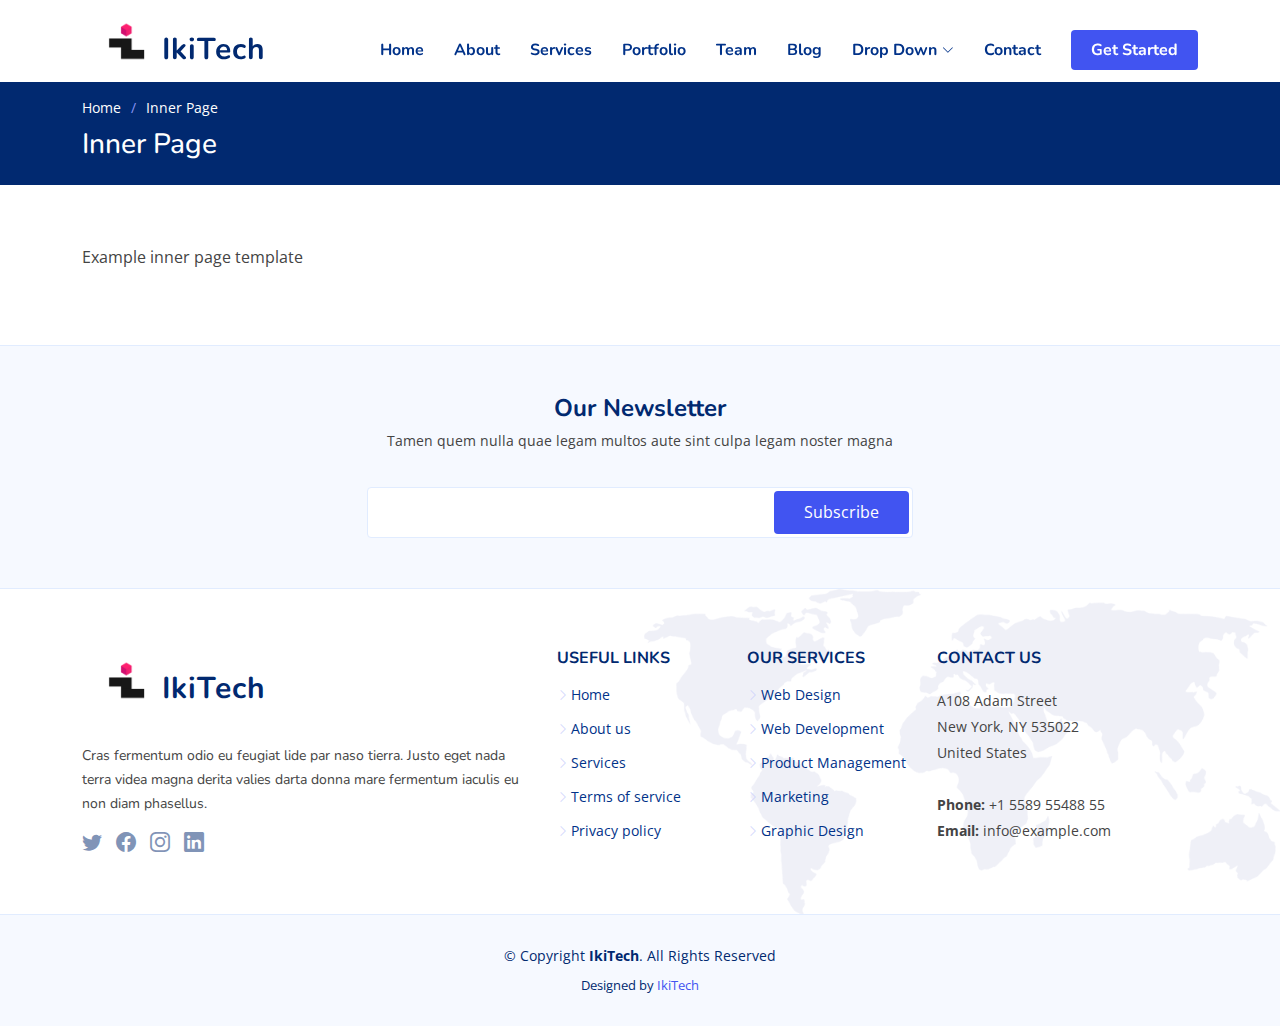
<file: inner-page.html>
<!DOCTYPE html>
<html lang="en">

<head>
  <meta charset="utf-8">
  <meta content="width=device-width, initial-scale=1.0" name="viewport">

  <title>Inner Page - IkiTech</title>
  <meta content="" name="description">
  <meta content="" name="keywords">

  <!-- Favicons -->
  <link href="assets/img/favicon.png" rel="icon">
  <link href="assets/img/apple-touch-icon.png" rel="apple-touch-icon">

  <!-- Google Fonts -->
  <link href="https://fonts.googleapis.com/css?family=Open+Sans:300,300i,400,400i,600,600i,700,700i|Nunito:300,300i,400,400i,600,600i,700,700i|Poppins:300,300i,400,400i,500,500i,600,600i,700,700i" rel="stylesheet">

  <!-- Vendor CSS Files -->
  <link href="assets/vendor/aos/aos.css" rel="stylesheet">
  <link href="assets/vendor/bootstrap/css/bootstrap.min.css" rel="stylesheet">
  <link href="assets/vendor/bootstrap-icons/bootstrap-icons.css" rel="stylesheet">
  <link href="assets/vendor/glightbox/css/glightbox.min.css" rel="stylesheet">
  <link href="assets/vendor/remixicon/remixicon.css" rel="stylesheet">
  <link href="assets/vendor/swiper/swiper-bundle.min.css" rel="stylesheet">

  <!-- Template Main CSS File -->
  <link href="assets/css/style.css" rel="stylesheet">

  <!-- =======================================================
  * Author: IkiTech.mx
  * License: https://www.ikiTech.mx/
  ======================================================== -->
</head>

<body>

  <!-- ======= Header ======= -->
  <header id="header" class="header fixed-top">
    <div class="container-fluid container-xl d-flex align-items-center justify-content-between">

      <a href="index.html" class="logo d-flex align-items-center">
        <img src="assets/img/logo.png" alt="">
        <span>IkiTech</span>
      </a>

      <nav id="navbar" class="navbar">
        <ul>
          <li><a class="nav-link scrollto " href="#hero">Home</a></li>
          <li><a class="nav-link scrollto" href="#about">About</a></li>
          <li><a class="nav-link scrollto" href="#services">Services</a></li>
          <li><a class="nav-link scrollto" href="#portfolio">Portfolio</a></li>
          <li><a class="nav-link scrollto" href="#team">Team</a></li>
          <li><a href="blog.html">Blog</a></li>
          <li class="dropdown"><a href="#"><span>Drop Down</span> <i class="bi bi-chevron-down"></i></a>
            <ul>
              <li><a href="#">Drop Down 1</a></li>
              <li class="dropdown"><a href="#"><span>Deep Drop Down</span> <i class="bi bi-chevron-right"></i></a>
                <ul>
                  <li><a href="#">Deep Drop Down 1</a></li>
                  <li><a href="#">Deep Drop Down 2</a></li>
                  <li><a href="#">Deep Drop Down 3</a></li>
                  <li><a href="#">Deep Drop Down 4</a></li>
                  <li><a href="#">Deep Drop Down 5</a></li>
                </ul>
              </li>
              <li><a href="#">Drop Down 2</a></li>
              <li><a href="#">Drop Down 3</a></li>
              <li><a href="#">Drop Down 4</a></li>
            </ul>
          </li>
          <li><a class="nav-link scrollto" href="#contact">Contact</a></li>
          <li><a class="getstarted scrollto" href="#about">Get Started</a></li>
        </ul>
        <i class="bi bi-list mobile-nav-toggle"></i>
      </nav><!-- .navbar -->

    </div>
  </header><!-- End Header -->

  <main id="main">

    <!-- ======= Breadcrumbs ======= -->
    <section class="breadcrumbs">
      <div class="container">

        <ol>
          <li><a href="index.html">Home</a></li>
          <li>Inner Page</li>
        </ol>
        <h2>Inner Page</h2>

      </div>
    </section><!-- End Breadcrumbs -->

    <section class="inner-page">
      <div class="container">
        <p>
          Example inner page template
        </p>
      </div>
    </section>

  </main><!-- End #main -->

  <!-- ======= Footer ======= -->
  <footer id="footer" class="footer">

    <div class="footer-newsletter">
      <div class="container">
        <div class="row justify-content-center">
          <div class="col-lg-12 text-center">
            <h4>Our Newsletter</h4>
            <p>Tamen quem nulla quae legam multos aute sint culpa legam noster magna</p>
          </div>
          <div class="col-lg-6">
            <form action="" method="post">
              <input type="email" name="email"><input type="submit" value="Subscribe">
            </form>
          </div>
        </div>
      </div>
    </div>

    <div class="footer-top">
      <div class="container">
        <div class="row gy-4">
          <div class="col-lg-5 col-md-12 footer-info">
            <a href="index.html" class="logo d-flex align-items-center">
              <img src="assets/img/logo.png" alt="">
              <span>IkiTech</span>
            </a>
            <p>Cras fermentum odio eu feugiat lide par naso tierra. Justo eget nada terra videa magna derita valies darta donna mare fermentum iaculis eu non diam phasellus.</p>
            <div class="social-links mt-3">
              <a href="#" class="twitter"><i class="bi bi-twitter"></i></a>
              <a href="#" class="facebook"><i class="bi bi-facebook"></i></a>
              <a href="#" class="instagram"><i class="bi bi-instagram"></i></a>
              <a href="#" class="linkedin"><i class="bi bi-linkedin"></i></a>
            </div>
          </div>

          <div class="col-lg-2 col-6 footer-links">
            <h4>Useful Links</h4>
            <ul>
              <li><i class="bi bi-chevron-right"></i> <a href="#">Home</a></li>
              <li><i class="bi bi-chevron-right"></i> <a href="#">About us</a></li>
              <li><i class="bi bi-chevron-right"></i> <a href="#">Services</a></li>
              <li><i class="bi bi-chevron-right"></i> <a href="#">Terms of service</a></li>
              <li><i class="bi bi-chevron-right"></i> <a href="#">Privacy policy</a></li>
            </ul>
          </div>

          <div class="col-lg-2 col-6 footer-links">
            <h4>Our Services</h4>
            <ul>
              <li><i class="bi bi-chevron-right"></i> <a href="#">Web Design</a></li>
              <li><i class="bi bi-chevron-right"></i> <a href="#">Web Development</a></li>
              <li><i class="bi bi-chevron-right"></i> <a href="#">Product Management</a></li>
              <li><i class="bi bi-chevron-right"></i> <a href="#">Marketing</a></li>
              <li><i class="bi bi-chevron-right"></i> <a href="#">Graphic Design</a></li>
            </ul>
          </div>

          <div class="col-lg-3 col-md-12 footer-contact text-center text-md-start">
            <h4>Contact Us</h4>
            <p>
              A108 Adam Street <br>
              New York, NY 535022<br>
              United States <br><br>
              <strong>Phone:</strong> +1 5589 55488 55<br>
              <strong>Email:</strong> info@example.com<br>
            </p>

          </div>

        </div>
      </div>
    </div>

    <div class="container">
      <div class="copyright">
        &copy; Copyright <strong><span>IkiTech</span></strong>. All Rights Reserved
      </div>
      <div class="credits">
        Designed by <a href="https://ikitech.mx/">IkiTech</a>
      </div>
    </div>
  </footer><!-- End Footer -->

  <a href="#" class="back-to-top d-flex align-items-center justify-content-center"><i class="bi bi-arrow-up-short"></i></a>

  <!-- Vendor JS Files -->
  <script src="assets/vendor/purecounter/purecounter.js"></script>
  <script src="assets/vendor/aos/aos.js"></script>
  <script src="assets/vendor/bootstrap/js/bootstrap.bundle.min.js"></script>
  <script src="assets/vendor/glightbox/js/glightbox.min.js"></script>
  <script src="assets/vendor/isotope-layout/isotope.pkgd.min.js"></script>
  <script src="assets/vendor/swiper/swiper-bundle.min.js"></script>
  <script src="assets/vendor/php-email-form/validate.js"></script>

  <!-- Template Main JS File -->
  <script src="assets/js/main.js"></script>

</body>

</html>
</file>
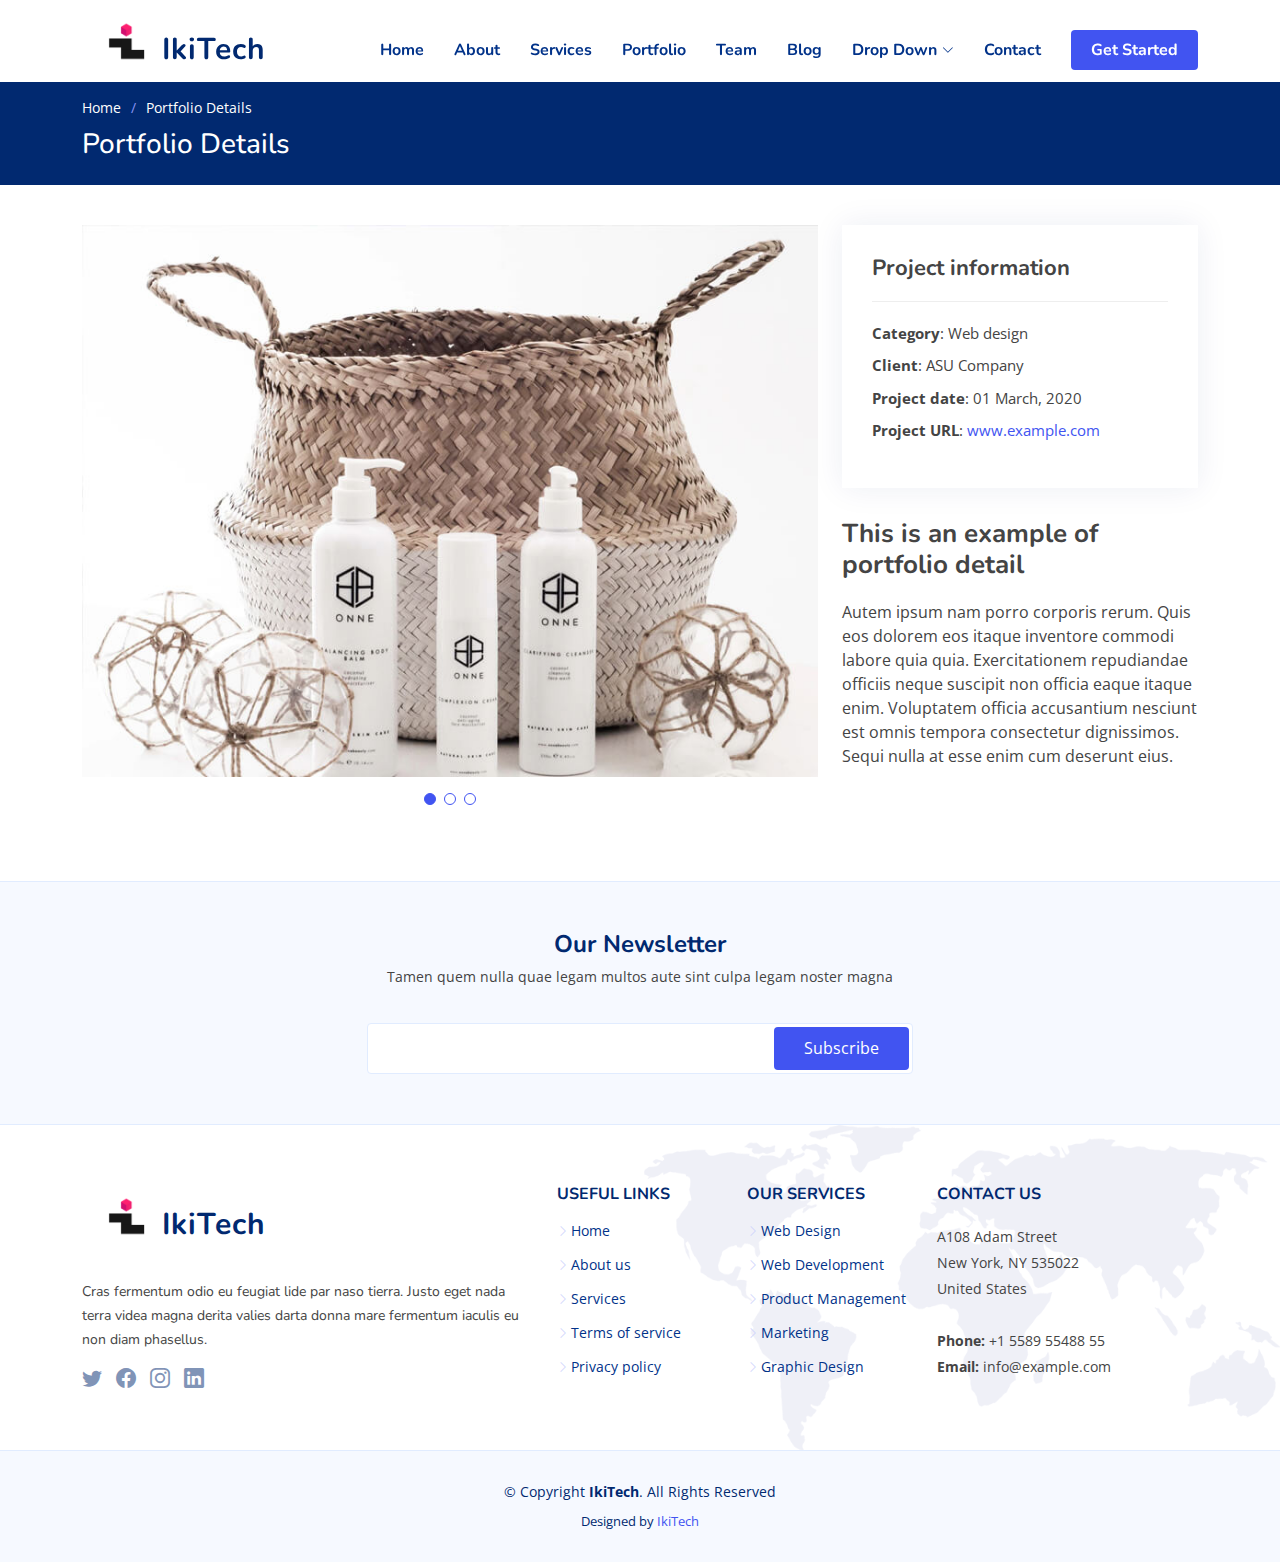
<file: portfolio-details.html>
<!DOCTYPE html>
<html lang="en">

<head>
  <meta charset="utf-8">
  <meta content="width=device-width, initial-scale=1.0" name="viewport">

  <title>Portfolio Details - IkiTech</title>
  <meta content="" name="description">
  <meta content="" name="keywords">

  <!-- Favicons -->
  <link href="assets/img/favicon.png" rel="icon">
  <link href="assets/img/apple-touch-icon.png" rel="apple-touch-icon">

  <!-- Google Fonts -->
  <link href="https://fonts.googleapis.com/css?family=Open+Sans:300,300i,400,400i,600,600i,700,700i|Nunito:300,300i,400,400i,600,600i,700,700i|Poppins:300,300i,400,400i,500,500i,600,600i,700,700i" rel="stylesheet">

  <!-- Vendor CSS Files -->
  <link href="assets/vendor/aos/aos.css" rel="stylesheet">
  <link href="assets/vendor/bootstrap/css/bootstrap.min.css" rel="stylesheet">
  <link href="assets/vendor/bootstrap-icons/bootstrap-icons.css" rel="stylesheet">
  <link href="assets/vendor/glightbox/css/glightbox.min.css" rel="stylesheet">
  <link href="assets/vendor/remixicon/remixicon.css" rel="stylesheet">
  <link href="assets/vendor/swiper/swiper-bundle.min.css" rel="stylesheet">

  <!-- Template Main CSS File -->
  <link href="assets/css/style.css" rel="stylesheet">

  <!-- =======================================================
  * Author: IkiTech.mx
  * License: https://www.ikitech.mx/
  ======================================================== -->
</head>

<body>

  <!-- ======= Header ======= -->
  <header id="header" class="header fixed-top">
    <div class="container-fluid container-xl d-flex align-items-center justify-content-between">

      <a href="index.html" class="logo d-flex align-items-center">
        <img src="assets/img/logo.png" alt="">
        <span>IkiTech</span>
      </a>

      <nav id="navbar" class="navbar">
        <ul>
          <li><a class="nav-link scrollto " href="#hero">Home</a></li>
          <li><a class="nav-link scrollto" href="#about">About</a></li>
          <li><a class="nav-link scrollto" href="#services">Services</a></li>
          <li><a class="nav-link scrollto" href="#portfolio">Portfolio</a></li>
          <li><a class="nav-link scrollto" href="#team">Team</a></li>
          <li><a href="blog.html">Blog</a></li>
          <li class="dropdown"><a href="#"><span>Drop Down</span> <i class="bi bi-chevron-down"></i></a>
            <ul>
              <li><a href="#">Drop Down 1</a></li>
              <li class="dropdown"><a href="#"><span>Deep Drop Down</span> <i class="bi bi-chevron-right"></i></a>
                <ul>
                  <li><a href="#">Deep Drop Down 1</a></li>
                  <li><a href="#">Deep Drop Down 2</a></li>
                  <li><a href="#">Deep Drop Down 3</a></li>
                  <li><a href="#">Deep Drop Down 4</a></li>
                  <li><a href="#">Deep Drop Down 5</a></li>
                </ul>
              </li>
              <li><a href="#">Drop Down 2</a></li>
              <li><a href="#">Drop Down 3</a></li>
              <li><a href="#">Drop Down 4</a></li>
            </ul>
          </li>
          <li><a class="nav-link scrollto" href="#contact">Contact</a></li>
          <li><a class="getstarted scrollto" href="#about">Get Started</a></li>
        </ul>
        <i class="bi bi-list mobile-nav-toggle"></i>
      </nav><!-- .navbar -->

    </div>
  </header><!-- End Header -->

  <main id="main">

    <!-- ======= Breadcrumbs ======= -->
    <section class="breadcrumbs">
      <div class="container">

        <ol>
          <li><a href="index.html">Home</a></li>
          <li>Portfolio Details</li>
        </ol>
        <h2>Portfolio Details</h2>

      </div>
    </section><!-- End Breadcrumbs -->

    <!-- ======= Portfolio Details Section ======= -->
    <section id="portfolio-details" class="portfolio-details">
      <div class="container">

        <div class="row gy-4">

          <div class="col-lg-8">
            <div class="portfolio-details-slider swiper">
              <div class="swiper-wrapper align-items-center">

                <div class="swiper-slide">
                  <img src="assets/img/portfolio/portfolio-1.jpg" alt="">
                </div>

                <div class="swiper-slide">
                  <img src="assets/img/portfolio/portfolio-2.jpg" alt="">
                </div>

                <div class="swiper-slide">
                  <img src="assets/img/portfolio/portfolio-3.jpg" alt="">
                </div>

              </div>
              <div class="swiper-pagination"></div>
            </div>
          </div>

          <div class="col-lg-4">
            <div class="portfolio-info">
              <h3>Project information</h3>
              <ul>
                <li><strong>Category</strong>: Web design</li>
                <li><strong>Client</strong>: ASU Company</li>
                <li><strong>Project date</strong>: 01 March, 2020</li>
                <li><strong>Project URL</strong>: <a href="#">www.example.com</a></li>
              </ul>
            </div>
            <div class="portfolio-description">
              <h2>This is an example of portfolio detail</h2>
              <p>
                Autem ipsum nam porro corporis rerum. Quis eos dolorem eos itaque inventore commodi labore quia quia. Exercitationem repudiandae officiis neque suscipit non officia eaque itaque enim. Voluptatem officia accusantium nesciunt est omnis tempora consectetur dignissimos. Sequi nulla at esse enim cum deserunt eius.
              </p>
            </div>
          </div>

        </div>

      </div>
    </section><!-- End Portfolio Details Section -->

  </main><!-- End #main -->

  <!-- ======= Footer ======= -->
  <footer id="footer" class="footer">

    <div class="footer-newsletter">
      <div class="container">
        <div class="row justify-content-center">
          <div class="col-lg-12 text-center">
            <h4>Our Newsletter</h4>
            <p>Tamen quem nulla quae legam multos aute sint culpa legam noster magna</p>
          </div>
          <div class="col-lg-6">
            <form action="" method="post">
              <input type="email" name="email"><input type="submit" value="Subscribe">
            </form>
          </div>
        </div>
      </div>
    </div>

    <div class="footer-top">
      <div class="container">
        <div class="row gy-4">
          <div class="col-lg-5 col-md-12 footer-info">
            <a href="index.html" class="logo d-flex align-items-center">
              <img src="assets/img/logo.png" alt="">
              <span>IkiTech</span>
            </a>
            <p>Cras fermentum odio eu feugiat lide par naso tierra. Justo eget nada terra videa magna derita valies darta donna mare fermentum iaculis eu non diam phasellus.</p>
            <div class="social-links mt-3">
              <a href="#" class="twitter"><i class="bi bi-twitter"></i></a>
              <a href="#" class="facebook"><i class="bi bi-facebook"></i></a>
              <a href="#" class="instagram"><i class="bi bi-instagram"></i></a>
              <a href="#" class="linkedin"><i class="bi bi-linkedin"></i></a>
            </div>
          </div>

          <div class="col-lg-2 col-6 footer-links">
            <h4>Useful Links</h4>
            <ul>
              <li><i class="bi bi-chevron-right"></i> <a href="#">Home</a></li>
              <li><i class="bi bi-chevron-right"></i> <a href="#">About us</a></li>
              <li><i class="bi bi-chevron-right"></i> <a href="#">Services</a></li>
              <li><i class="bi bi-chevron-right"></i> <a href="#">Terms of service</a></li>
              <li><i class="bi bi-chevron-right"></i> <a href="#">Privacy policy</a></li>
            </ul>
          </div>

          <div class="col-lg-2 col-6 footer-links">
            <h4>Our Services</h4>
            <ul>
              <li><i class="bi bi-chevron-right"></i> <a href="#">Web Design</a></li>
              <li><i class="bi bi-chevron-right"></i> <a href="#">Web Development</a></li>
              <li><i class="bi bi-chevron-right"></i> <a href="#">Product Management</a></li>
              <li><i class="bi bi-chevron-right"></i> <a href="#">Marketing</a></li>
              <li><i class="bi bi-chevron-right"></i> <a href="#">Graphic Design</a></li>
            </ul>
          </div>

          <div class="col-lg-3 col-md-12 footer-contact text-center text-md-start">
            <h4>Contact Us</h4>
            <p>
              A108 Adam Street <br>
              New York, NY 535022<br>
              United States <br><br>
              <strong>Phone:</strong> +1 5589 55488 55<br>
              <strong>Email:</strong> info@example.com<br>
            </p>

          </div>

        </div>
      </div>
    </div>

    <div class="container">
      <div class="copyright">
        &copy; Copyright <strong><span>IkiTech</span></strong>. All Rights Reserved
      </div>
      <div class="credits">
        Designed by <a href="https://ikitech.mx/">IkiTech</a>
      </div>
    </div>
  </footer><!-- End Footer -->

  <a href="#" class="back-to-top d-flex align-items-center justify-content-center"><i class="bi bi-arrow-up-short"></i></a>

  <!-- Vendor JS Files -->
  <script src="assets/vendor/purecounter/purecounter.js"></script>
  <script src="assets/vendor/aos/aos.js"></script>
  <script src="assets/vendor/bootstrap/js/bootstrap.bundle.min.js"></script>
  <script src="assets/vendor/glightbox/js/glightbox.min.js"></script>
  <script src="assets/vendor/isotope-layout/isotope.pkgd.min.js"></script>
  <script src="assets/vendor/swiper/swiper-bundle.min.js"></script>
  <script src="assets/vendor/php-email-form/validate.js"></script>

  <!-- Template Main JS File -->
  <script src="assets/js/main.js"></script>

</body>

</html>
</file>
<file: assets/css/style.css>
/**
* Author: IkiTech.mx
* License: https://www.IkiTech.mx/
*/

/*--------------------------------------------------------------
# General
--------------------------------------------------------------*/
@font-face {

  font-family: IkiTechFont;
  
  src: url(../fonts/Archivo-VariableFont_wdth\,wght.ttf);
  font-weight: 800;
  }
@font-face {

  font-family: ArchitectsDaughterIkiTechFont;
  
  src: url(../fonts/ArchitectsDaughter-Regular.ttf);
  font-weight: 800;
  }

:root {
  scroll-behavior: smooth;
}

body {
  font-family: "Open Sans", sans-serif;
  color: #444444;
}

a {
  color: #4154f1;
  text-decoration: none;
}

a:hover {
  color: #717ff5;
  text-decoration: none;
}

h1, h2, h3, h4, h5, h6 {
  font-family: "Nunito", sans-serif;
}

/*--------------------------------------------------------------
# Sections
--------------------------------------------------------------*/
section {
  padding: 60px 0;
  overflow: hidden;
}

.section-header {
  text-align: center;
  padding-bottom: 40px;
}
.section-header h2 {
  font-size: 13px;
  letter-spacing: 1px;
  font-weight: 700;
  margin: 0;
  color: #4154f1;
  text-transform: uppercase;
}
.section-header p {
  margin: 10px 0 0 0;
  padding: 0;
  font-size: 38px;
  line-height: 42px;
  font-weight: 700;
  color: #012970;
}
@media (max-width: 768px) {
  .section-header p {
    font-size: 28px;
    line-height: 32px;
  }
}

/*--------------------------------------------------------------
# Breadcrumbs
--------------------------------------------------------------*/
.breadcrumbs {
  padding: 15px 0;
  background: #012970;
  min-height: 40px;
  margin-top: 82px;
  color: #fff;
}
@media (max-width: 992px) {
  .breadcrumbs {
    margin-top: 57px;
  }
}
.breadcrumbs h2 {
  font-size: 28px;
  font-weight: 500;
}
.breadcrumbs ol {
  display: flex;
  flex-wrap: wrap;
  list-style: none;
  padding: 0 0 10px 0;
  margin: 0;
  font-size: 14px;
}
.breadcrumbs ol a {
  color: #fff;
  transition: 0.3s;
}
.breadcrumbs ol a:hover {
  text-decoration: underline;
}
.breadcrumbs ol li + li {
  padding-left: 10px;
}
.breadcrumbs ol li + li::before {
  display: inline-block;
  padding-right: 10px;
  color: #8894f6;
  content: "/";
}

/*--------------------------------------------------------------
# Back to top button
--------------------------------------------------------------*/
.back-to-top {
  position: fixed;
  visibility: hidden;
  opacity: 0;
  right: 15px;
  bottom: 15px;
  z-index: 99999;
  background: #4154f1;
  width: 40px;
  height: 40px;
  border-radius: 4px;
  transition: all 0.4s;
}
.back-to-top i {
  font-size: 24px;
  color: #fff;
  line-height: 0;
}
.back-to-top:hover {
  background: #6776f4;
  color: #fff;
}
.back-to-top.active {
  visibility: visible;
  opacity: 1;
}

/*--------------------------------------------------------------
# Disable aos animation delay on mobile devices
--------------------------------------------------------------*/
@media screen and (max-width: 768px) {
  [data-aos-delay] {
    transition-delay: 0 !important;
  }
}
/*--------------------------------------------------------------
# Header
--------------------------------------------------------------*/
.header {
  transition: all 0.5s;
  z-index: 997;
  padding: 10px 0;
}
.header.header-scrolled {
  background: #fff;
  padding: 0px 0;
  box-shadow: 0px 2px 20px rgba(1, 41, 112, 0.1);
}
.header .logo {
  line-height: 0;
}
.header .logo img {
  max-height: 80px;
  margin: 0px;
}
.header .logo span {
  font-size: 30px;
  font-weight: 700;
  letter-spacing: 1px;
  color: #012970;
  font-family: "Nunito", sans-serif;
  margin-top: 0px;
}

/*--------------------------------------------------------------
# Navigation Menu
--------------------------------------------------------------*/
/**
* Desktop Navigation 
*/
.navbar {
  padding: 0;
}
.navbar ul {
  margin: 0;
  padding: 0;
  display: flex;
  list-style: none;
  align-items: center;
}
.navbar li {
  position: relative;
}
.navbar a, .navbar a:focus {
  display: flex;
  align-items: center;
  justify-content: space-between;
  padding: 10px 0 10px 30px;
  font-family: "Nunito", sans-serif;
  font-size: 16px;
  font-weight: 700;
  color: #013289;
  white-space: nowrap;
  transition: 0.3s;
}
.navbar a i, .navbar a:focus i {
  font-size: 12px;
  line-height: 0;
  margin-left: 5px;
}
.navbar a:hover, .navbar .active, .navbar .active:focus, .navbar li:hover > a {
  color: #4154f1;
}
.navbar .getstarted, .navbar .getstarted:focus {
  background: #4154f1;
  padding: 8px 20px;
  margin-left: 30px;
  border-radius: 4px;
  color: #fff;
}
.navbar .getstarted:hover, .navbar .getstarted:focus:hover {
  color: #fff;
  background: #5969f3;
}
.navbar .dropdown ul {
  display: block;
  position: absolute;
  left: 14px;
  top: calc(100% + 30px);
  margin: 0;
  padding: 10px 0;
  z-index: 99;
  opacity: 0;
  visibility: hidden;
  background: #fff;
  box-shadow: 0px 0px 30px rgba(127, 137, 161, 0.25);
  transition: 0.3s;
  border-radius: 4px;
}
.navbar .dropdown ul li {
  min-width: 200px;
}
.navbar .dropdown ul a {
  padding: 10px 20px;
  font-size: 15px;
  text-transform: none;
  font-weight: 600;
}
.navbar .dropdown ul a i {
  font-size: 12px;
}
.navbar .dropdown ul a:hover, .navbar .dropdown ul .active:hover, .navbar .dropdown ul li:hover > a {
  color: #4154f1;
}
.navbar .dropdown:hover > ul {
  opacity: 1;
  top: 100%;
  visibility: visible;
}
.navbar .dropdown .dropdown ul {
  top: 0;
  left: calc(100% - 30px);
  visibility: hidden;
}
.navbar .dropdown .dropdown:hover > ul {
  opacity: 1;
  top: 0;
  left: 100%;
  visibility: visible;
}
@media (max-width: 1366px) {
  .navbar .dropdown .dropdown ul {
    left: -90%;
  }
  .navbar .dropdown .dropdown:hover > ul {
    left: -100%;
  }
}

/**
* Mobile Navigation 
*/
.mobile-nav-toggle {
  color: #012970;
  font-size: 28px;
  cursor: pointer;
  display: none;
  line-height: 0;
  transition: 0.5s;
}
.mobile-nav-toggle.bi-x {
  color: #fff;
}

@media (max-width: 991px) {
  .mobile-nav-toggle {
    display: block;
  }

  .navbar ul {
    display: none;
  }
}
.navbar-mobile {
  position: fixed;
  overflow: hidden;
  top: 0;
  right: 0;
  left: 0;
  bottom: 0;
  background: rgba(1, 22, 61, 0.9);
  transition: 0.3s;
}
.navbar-mobile .mobile-nav-toggle {
  position: absolute;
  top: 15px;
  right: 15px;
}
.navbar-mobile ul {
  display: block;
  position: absolute;
  top: 55px;
  right: 15px;
  bottom: 15px;
  left: 15px;
  padding: 10px 0;
  border-radius: 10px;
  background-color: #fff;
  overflow-y: auto;
  transition: 0.3s;
}
.navbar-mobile a, .navbar-mobile a:focus {
  padding: 10px 20px;
  font-size: 15px;
  color: #012970;
}
.navbar-mobile a:hover, .navbar-mobile .active, .navbar-mobile li:hover > a {
  color: #4154f1;
}
.navbar-mobile .getstarted, .navbar-mobile .getstarted:focus {
  margin: 15px;
}
.navbar-mobile .dropdown ul {
  position: static;
  display: none;
  margin: 10px 20px;
  padding: 10px 0;
  z-index: 99;
  opacity: 1;
  visibility: visible;
  background: #fff;
  box-shadow: 0px 0px 30px rgba(127, 137, 161, 0.25);
}
.navbar-mobile .dropdown ul li {
  min-width: 200px;
}
.navbar-mobile .dropdown ul a {
  padding: 10px 20px;
}
.navbar-mobile .dropdown ul a i {
  font-size: 12px;
}
.navbar-mobile .dropdown ul a:hover, .navbar-mobile .dropdown ul .active:hover, .navbar-mobile .dropdown ul li:hover > a {
  color: #4154f1;
}
.navbar-mobile .dropdown > .dropdown-active {
  display: block;
}

/*--------------------------------------------------------------
# Hero Section
--------------------------------------------------------------*/
.hero {
  width: 100%;
  height: 100vh;
  background: url(../img/hero-bg.png) top center no-repeat;
  background-size: cover;
}
.hero h1 {
  margin: 0;
  font-size: 48px;
  font-weight: 700;
  color: #012970;
}
.hero h2 {
  color: #444444;
  margin: 15px 0 0 0;
  font-size: 26px;
}
.hero .btn-get-started {
  margin-top: 30px;
  line-height: 0;
  padding: 15px 40px;
  border-radius: 4px;
  transition: 0.5s;
  color: #fff;
  background: #4154f1;
  box-shadow: 0px 5px 30px rgba(65, 84, 241, 0.4);
}
.hero .btn-get-started span {
  font-family: "Nunito", sans-serif;
  font-weight: 600;
  font-size: 16px;
  letter-spacing: 1px;
}
.hero .btn-get-started i {
  margin-left: 5px;
  font-size: 18px;
  transition: 0.3s;
}
.hero .btn-get-started:hover i {
  transform: translateX(5px);
}
.hero .hero-img {
  text-align: right;
}
@media (min-width: 1024px) {
  .hero {
    background-attachment: fixed;
  }
}
@media (max-width: 991px) {
  .hero {
    height: auto;
    padding: 120px 0 60px 0;
  }
  .hero .hero-img {
    text-align: center;
    margin-top: 80px;
  }
  .hero .hero-img img {
    width: 80%;
  }
}
@media (max-width: 768px) {
  .hero {
    text-align: center;
  }
  .hero h1 {
    font-size: 32px;
  }
  .hero h2 {
    font-size: 24px;
  }
  .hero .hero-img img {
    width: 100%;
  }
}

/*--------------------------------------------------------------
# Index Page
--------------------------------------------------------------*/
/*--------------------------------------------------------------
# About
--------------------------------------------------------------*/
.about .content {
  background-color: #f6f9ff;
  padding: 40px;
}
.about h3 {
  font-size: 14px;
  font-weight: 700;
  color: #4154f1;
  text-transform: uppercase;
}
.about h2 {
  font-size: 24px;
  font-weight: 700;
  color: #012970;
}
.about p {
  margin: 15px 0 30px 0;
  line-height: 24px;
}
.about .btn-read-more {
  line-height: 0;
  padding: 15px 40px;
  border-radius: 4px;
  transition: 0.5s;
  color: #fff;
  background: #4154f1;
  box-shadow: 0px 5px 25px rgba(65, 84, 241, 0.3);
}
.about .btn-read-more span {
  font-family: "Nunito", sans-serif;
  font-weight: 600;
  font-size: 16px;
  letter-spacing: 1px;
}
.about .btn-read-more i {
  margin-left: 5px;
  font-size: 18px;
  transition: 0.3s;
}
.about .btn-read-more:hover i {
  transform: translateX(5px);
}

/*--------------------------------------------------------------
# Values
--------------------------------------------------------------*/
.values .box {
  padding: 30px;
  box-shadow: 0px 0 5px rgba(1, 41, 112, 0.08);
  text-align: center;
  transition: 0.3s;
  height: 100%;
}
.values .box img {
  padding: 5px 10px;
  transition: 0.5s;
  transform: scale(1.1);
}
.values .box h3 {
  font-size: 24px;
  color: #012970;
  font-weight: 700;
  margin-bottom: 18px;
}
.values .box:hover {
  box-shadow: 0px 0 30px rgba(1, 41, 112, 0.08);
}
.values .box:hover img {
  transform: scale(1);
}

/*--------------------------------------------------------------
# Counts
--------------------------------------------------------------*/
.counts {
  padding: 70px 0 60px;
}
.counts .count-box {
  display: flex;
  align-items: center;
  padding: 30px;
  width: 100%;
  background: #fff;
  box-shadow: 0px 0 30px rgba(1, 41, 112, 0.08);
}
.counts .count-box i {
  font-size: 42px;
  line-height: 0;
  margin-right: 20px;
  color: #4154f1;
}
.counts .count-box span {
  font-size: 36px;
  display: block;
  font-weight: 600;
  color: #0b198f;
}
.counts .count-box p {
  padding: 0;
  margin: 0;
  font-family: "Nunito", sans-serif;
  font-size: 14px;
}

/*--------------------------------------------------------------
# Features
--------------------------------------------------------------*/
.features .feature-box {
  padding: 24px 20px;
  box-shadow: 0px 0 30px rgba(1, 41, 112, 0.08);
  transition: 0.3s;
  height: 100%;
}
.features .feature-box h3 {
  font-size: 18px;
  color: #012970;
  font-weight: 700;
  margin: 0;
}
.features .feature-box i {
  line-height: 0;
  background: #ecf3ff;
  padding: 4px;
  margin-right: 10px;
  font-size: 24px;
  border-radius: 3px;
  transition: 0.3s;
}
.features .feature-box:hover i {
  background: #4154f1;
  color: #fff;
}
.features .feture-tabs {
  margin-top: 120px;
}
.features .feture-tabs h3 {
  color: #012970;
  font-weight: 700;
  font-size: 32px;
  margin-bottom: 10px;
}
@media (max-width: 768px) {
  .features .feture-tabs h3 {
    font-size: 28px;
  }
}
.features .feture-tabs .nav-pills {
  border-bottom: 1px solid #eee;
}
.features .feture-tabs .nav-link {
  background: none;
  text-transform: uppercase;
  font-size: 15px;
  font-weight: 600;
  color: #012970;
  padding: 12px 0;
  margin-right: 25px;
  margin-bottom: -2px;
  border-radius: 0;
}
.features .feture-tabs .nav-link.active {
  color: #4154f1;
  border-bottom: 3px solid #4154f1;
}
.features .feture-tabs .tab-content h4 {
  font-size: 18px;
  margin: 0;
  font-weight: 700;
  color: #012970;
}
.features .feture-tabs .tab-content i {
  font-size: 24px;
  line-height: 0;
  margin-right: 8px;
  color: #4154f1;
}
.features .feature-icons {
  margin-top: 120px;
}
.features .feature-icons h3 {
  color: #012970;
  font-weight: 700;
  font-size: 32px;
  margin-bottom: 20px;
  text-align: center;
}
@media (max-width: 768px) {
  .features .feature-icons h3 {
    font-size: 28px;
  }
}
.features .feature-icons .content .icon-box {
  display: flex;
}
.features .feature-icons .content .icon-box h4 {
  font-size: 20px;
  font-weight: 700;
  margin: 0 0 10px 0;
  color: #012970;
}
.features .feature-icons .content .icon-box i {
  font-size: 44px;
  line-height: 44px;
  color: #0245bc;
  margin-right: 15px;
}
.features .feature-icons .content .icon-box p {
  font-size: 15px;
  color: #848484;
}

/*--------------------------------------------------------------
# Services
--------------------------------------------------------------*/
.services .service-box {
  box-shadow: 0px 0 30px rgba(1, 41, 112, 0.08);
  height: 100%;
  padding: 60px 30px;
  text-align: center;
  transition: 0.3s;
  border-radius: 5px;
}
.services .service-box .icon {
  font-size: 36px;
  padding: 40px 20px;
  border-radius: 4px;
  position: relative;
  margin-bottom: 25px;
  display: inline-block;
  line-height: 0;
  transition: 0.3s;
}
.services .service-box h3 {
  color: #444444;
  font-weight: 700;
}
.services .service-box .read-more {
  display: inline-flex;
  align-items: center;
  justify-content: center;
  font-weight: 600;
  font-size: 16px;
  padding: 8px 20px;
}
.services .service-box .read-more i {
  line-height: 0;
  margin-left: 5px;
  font-size: 18px;
}
.services .service-box.blue {
  border-bottom: 3px solid #2db6fa;
}
.services .service-box.blue .icon {
  color: #2db6fa;
  background: #dbf3fe;
}
.services .service-box.blue .read-more {
  color: #2db6fa;
}
.services .service-box.blue:hover {
  background: #2db6fa;
}
.services .service-box.orange {
  border-bottom: 3px solid #f68c09;
}
.services .service-box.orange .icon {
  color: #f68c09;
  background: #fde3c4;
}
.services .service-box.orange .read-more {
  color: #f68c09;
}
.services .service-box.orange:hover {
  background: #f68c09;
}
.services .service-box.green {
  border-bottom: 3px solid #08da4e;
}
.services .service-box.green .icon {
  color: #08da4e;
  background: #cffddf;
}
.services .service-box.green .read-more {
  color: #08da4e;
}
.services .service-box.green:hover {
  background: #08da4e;
}
.services .service-box.red {
  border-bottom: 3px solid #e9222c;
}
.services .service-box.red .icon {
  color: #e9222c;
  background: #fef7f8;
}
.services .service-box.red .read-more {
  color: #e9222c;
}
.services .service-box.red:hover {
  background: #e9222c;
}
.services .service-box.purple {
  border-bottom: 3px solid #b50edf;
}
.services .service-box.purple .icon {
  color: #b50edf;
  background: #f8e4fd;
}
.services .service-box.purple .read-more {
  color: #b50edf;
}
.services .service-box.purple:hover {
  background: #b50edf;
}
.services .service-box.pink {
  border-bottom: 3px solid #f51f9c;
}
.services .service-box.pink .icon {
  color: #f51f9c;
  background: #feecf7;
}
.services .service-box.pink .read-more {
  color: #f51f9c;
}
.services .service-box.pink:hover {
  background: #f51f9c;
}
.services .service-box:hover h3, .services .service-box:hover p, .services .service-box:hover .read-more {
  color: #fff;
}
.services .service-box:hover .icon {
  background: #fff;
}

/*--------------------------------------------------------------
# Pricing
--------------------------------------------------------------*/
.pricing .box {
  padding: 40px 20px;
  background: #fff;
  text-align: center;
  box-shadow: 0px 0 30px rgba(1, 41, 112, 0.08);
  border-radius: 4px;
  position: relative;
  overflow: hidden;
  transition: 0.3s;
}
.pricing .box:hover {
  transform: scale(1.1);
  box-shadow: 0px 0 30px rgba(1, 41, 112, 0.1);
}
.pricing h3 {
  font-weight: 700;
  font-size: 18px;
  margin-bottom: 15px;
}
.pricing .price {
  font-size: 36px;
  color: #444444;
  font-weight: 600;
  font-family: "Poppins", sans-serif;
}
.pricing .price sup {
  font-size: 20px;
  top: -15px;
  left: -3px;
}
.pricing .price span {
  color: #bababa;
  font-size: 16px;
  font-weight: 300;
}
.pricing img {
  padding: 30px 40px;
}
.pricing ul {
  padding: 0;
  list-style: none;
  color: #444444;
  text-align: center;
  line-height: 26px;
  font-size: 16px;
  margin-bottom: 25px;
}
.pricing ul li {
  padding-bottom: 10px;
}
.pricing ul .na {
  color: #ccc;
  text-decoration: line-through;
}
.pricing .btn-buy {
  display: inline-block;
  padding: 8px 40px 10px 40px;
  border-radius: 50px;
  color: #4154f1;
  transition: none;
  font-size: 16px;
  font-weight: 400;
  font-family: "Nunito", sans-serif;
  font-weight: 600;
  transition: 0.3s;
  border: 1px solid #4154f1;
}
.pricing .btn-buy:hover {
  background: #4154f1;
  color: #fff;
}
.pricing .featured {
  width: 200px;
  position: absolute;
  top: 18px;
  right: -68px;
  transform: rotate(45deg);
  z-index: 1;
  font-size: 14px;
  padding: 1px 0 3px 0;
  background: #4154f1;
  color: #fff;
}

/*--------------------------------------------------------------
# F.A.Q
--------------------------------------------------------------*/
.faq .accordion-collapse {
  border: 0;
}
.faq .accordion-button {
  padding: 15px 15px 20px 0;
  font-weight: 600;
  border: 0;
  font-size: 18px;
  color: #444444;
  text-align: left;
}
.faq .accordion-button:focus {
  box-shadow: none;
}
.faq .accordion-button:not(.collapsed) {
  background: none;
  color: #4154f1;
  border-bottom: 0;
}
.faq .accordion-body {
  padding: 0 0 25px 0;
  border: 0;
}

/*--------------------------------------------------------------
# Portfolio
--------------------------------------------------------------*/
.portfolio #portfolio-flters {
  padding: 0;
  margin: 0 auto 25px auto;
  list-style: none;
  text-align: center;
  background: white;
  border-radius: 50px;
  padding: 2px 15px;
}
.portfolio #portfolio-flters li {
  cursor: pointer;
  display: inline-block;
  padding: 8px 20px 10px 20px;
  font-size: 15px;
  font-weight: 600;
  line-height: 1;
  color: #444444;
  margin: 0 4px 8px 4px;
  transition: 0.3s;
  border-radius: 50px;
  border: 1px solid #fff;
}
.portfolio #portfolio-flters li:hover, .portfolio #portfolio-flters li.filter-active {
  color: #4154f1;
  border-color: #4154f1;
}
.portfolio #portfolio-flters li:last-child {
  margin-right: 0;
}
.portfolio .portfolio-wrap {
  transition: 0.3s;
  position: relative;
  overflow: hidden;
  z-index: 1;
  background: rgba(255, 255, 255, 0.75);
}
.portfolio .portfolio-wrap::before {
  content: "";
  background: rgba(255, 255, 255, 0.75);
  position: absolute;
  left: 30px;
  right: 30px;
  top: 30px;
  bottom: 30px;
  transition: all ease-in-out 0.3s;
  z-index: 2;
  opacity: 0;
}
.portfolio .portfolio-wrap img {
  transition: 1s;
}
.portfolio .portfolio-wrap .portfolio-info {
  opacity: 0;
  position: absolute;
  top: 0;
  left: 0;
  right: 0;
  bottom: 0;
  text-align: center;
  z-index: 3;
  transition: all ease-in-out 0.3s;
  display: flex;
  flex-direction: column;
  justify-content: center;
  align-items: center;
}
.portfolio .portfolio-wrap .portfolio-info::before {
  display: block;
  content: "";
  width: 48px;
  height: 48px;
  position: absolute;
  top: 35px;
  left: 35px;
  border-top: 3px solid rgba(1, 41, 112, 0.2);
  border-left: 3px solid rgba(1, 41, 112, 0.2);
  transition: all 0.5s ease 0s;
  z-index: 9994;
}
.portfolio .portfolio-wrap .portfolio-info::after {
  display: block;
  content: "";
  width: 48px;
  height: 48px;
  position: absolute;
  bottom: 35px;
  right: 35px;
  border-bottom: 3px solid rgba(1, 41, 112, 0.2);
  border-right: 3px solid rgba(1, 41, 112, 0.2);
  transition: all 0.5s ease 0s;
  z-index: 9994;
}
.portfolio .portfolio-wrap .portfolio-info h4 {
  font-size: 20px;
  color: #012970;
  font-weight: 700;
}
.portfolio .portfolio-wrap .portfolio-info p {
  color: #012970;
  font-weight: 600;
  font-size: 14px;
  text-transform: uppercase;
  padding: 0;
  margin: 0;
}
.portfolio .portfolio-wrap .portfolio-links {
  text-align: center;
  z-index: 4;
}
.portfolio .portfolio-wrap .portfolio-links a {
  color: #fff;
  background: #4154f1;
  margin: 10px 2px;
  width: 36px;
  height: 36px;
  display: inline-flex;
  align-items: center;
  justify-content: center;
  border-radius: 50%;
  transition: 0.3s;
}
.portfolio .portfolio-wrap .portfolio-links a i {
  font-size: 24px;
  line-height: 0;
}
.portfolio .portfolio-wrap .portfolio-links a:hover {
  background: #5969f3;
}
.portfolio .portfolio-wrap:hover img {
  transform: scale(1.1);
}
.portfolio .portfolio-wrap:hover::before {
  top: 0;
  left: 0;
  right: 0;
  bottom: 0;
  opacity: 1;
}
.portfolio .portfolio-wrap:hover .portfolio-info {
  opacity: 1;
}
.portfolio .portfolio-wrap:hover .portfolio-info::before {
  top: 15px;
  left: 15px;
}
.portfolio .portfolio-wrap:hover .portfolio-info::after {
  bottom: 15px;
  right: 15px;
}

/*--------------------------------------------------------------
# Portfolio Details
--------------------------------------------------------------*/
.portfolio-details {
  padding-top: 40px;
}
.portfolio-details .portfolio-details-slider img {
  width: 100%;
}
.portfolio-details .portfolio-details-slider .swiper-pagination {
  margin-top: 20px;
  position: relative;
}
.portfolio-details .portfolio-details-slider .swiper-pagination .swiper-pagination-bullet {
  width: 12px;
  height: 12px;
  background-color: #fff;
  opacity: 1;
  border: 1px solid #4154f1;
}
.portfolio-details .portfolio-details-slider .swiper-pagination .swiper-pagination-bullet-active {
  background-color: #4154f1;
}
.portfolio-details .portfolio-info {
  padding: 30px;
  box-shadow: 0px 0 30px rgba(1, 41, 112, 0.08);
}
.portfolio-details .portfolio-info h3 {
  font-size: 22px;
  font-weight: 700;
  margin-bottom: 20px;
  padding-bottom: 20px;
  border-bottom: 1px solid #eee;
}
.portfolio-details .portfolio-info ul {
  list-style: none;
  padding: 0;
  font-size: 15px;
}
.portfolio-details .portfolio-info ul li + li {
  margin-top: 10px;
}
.portfolio-details .portfolio-description {
  padding-top: 30px;
}
.portfolio-details .portfolio-description h2 {
  font-size: 26px;
  font-weight: 700;
  margin-bottom: 20px;
}
.portfolio-details .portfolio-description p {
  padding: 0;
}

/*--------------------------------------------------------------
# Testimonials
--------------------------------------------------------------*/
.testimonials .testimonial-item {
  box-sizing: content-box;
  padding: 30px;
  margin: 40px 30px;
  box-shadow: 0px 0 20px rgba(1, 41, 112, 0.1);
  background: #fff;
  min-height: 320px;
  display: flex;
  flex-direction: column;
  text-align: center;
  transition: 0.3s;
}
.testimonials .testimonial-item .stars {
  margin-bottom: 15px;
}
.testimonials .testimonial-item .stars i {
  color: #ffc107;
  margin: 0 1px;
}
.testimonials .testimonial-item .testimonial-img {
  width: 90px;
  border-radius: 50%;
  border: 4px solid #fff;
  margin: 0 auto;
}
.testimonials .testimonial-item h3 {
  font-size: 18px;
  font-weight: bold;
  margin: 10px 0 5px 0;
  color: #111;
}
.testimonials .testimonial-item h4 {
  font-size: 14px;
  color: #999;
  margin: 0;
}
.testimonials .testimonial-item p {
  font-style: italic;
  margin: 0 auto 15px auto;
}
.testimonials .swiper-pagination {
  margin-top: 20px;
  position: relative;
}
.testimonials .swiper-pagination .swiper-pagination-bullet {
  width: 12px;
  height: 12px;
  background-color: #fff;
  opacity: 1;
  border: 1px solid #4154f1;
}
.testimonials .swiper-pagination .swiper-pagination-bullet-active {
  background-color: #4154f1;
}
.testimonials .swiper-slide {
  opacity: 0.3;
}
@media (max-width: 1199px) {
  .testimonials .swiper-slide-active {
    opacity: 1;
  }
  .testimonials .swiper-pagination {
    margin-top: 0;
  }
}
@media (min-width: 1200px) {
  .testimonials .swiper-slide-next {
    opacity: 1;
    transform: scale(1.12);
  }
}

/*--------------------------------------------------------------
# Team
--------------------------------------------------------------*/
.team {
  background: #fff;
  padding: 60px 0;
}
.team .member {
  overflow: hidden;
  text-align: center;
  border-radius: 5px;
  background: #fff;
  box-shadow: 0px 0 30px rgba(1, 41, 112, 0.08);
  transition: 0.3s;
}
.team .member .member-img {
  position: relative;
  overflow: hidden;
}
.team .member .member-img:after {
  position: absolute;
  content: "";
  left: 0;
  bottom: 0;
  height: 100%;
  width: 100%;
  background: url(../img/team-shape.svg) no-repeat center bottom;
  background-size: contain;
  z-index: 1;
}
.team .member .social {
  position: absolute;
  right: -100%;
  top: 30px;
  opacity: 0;
  border-radius: 4px;
  transition: 0.5s;
  background: rgba(255, 255, 255, 0.3);
  z-index: 2;
}
.team .member .social a {
  transition: color 0.3s;
  color: rgba(1, 41, 112, 0.5);
  margin: 15px 12px;
  display: block;
  line-height: 0;
  text-align: center;
}
.team .member .social a:hover {
  color: rgba(1, 41, 112, 0.8);
}
.team .member .social i {
  font-size: 18px;
}
.team .member .member-info {
  padding: 10px 15px 20px 15px;
}
.team .member .member-info h4 {
  font-weight: 700;
  margin-bottom: 5px;
  font-size: 20px;
  color: #012970;
}
.team .member .member-info span {
  display: block;
  font-size: 14px;
  font-weight: 400;
  color: #aaaaaa;
}
.team .member .member-info p {
  font-style: italic;
  font-size: 14px;
  padding-top: 15px;
  line-height: 26px;
  color: #5e5e5e;
}
.team .member:hover {
  transform: scale(1.08);
  box-shadow: 0px 0 30px rgba(1, 41, 112, 0.1);
}
.team .member:hover .social {
  right: 8px;
  opacity: 1;
}

/*--------------------------------------------------------------
# Clients
--------------------------------------------------------------*/
.clients .clients-slider .swiper-slide img {
  opacity: 0.5;
  transition: 0.3s;
}
.clients .clients-slider .swiper-slide img:hover {
  opacity: 1;
}
.clients .clients-slider .swiper-pagination {
  margin-top: 20px;
  position: relative;
}
.clients .clients-slider .swiper-pagination .swiper-pagination-bullet {
  width: 12px;
  height: 12px;
  background-color: #fff;
  opacity: 1;
  border: 1px solid #4154f1;
}
.clients .clients-slider .swiper-pagination .swiper-pagination-bullet-active {
  background-color: #4154f1;
}

/*--------------------------------------------------------------
# Recent Blog Posts
--------------------------------------------------------------*/
.recent-blog-posts .post-box {
  box-shadow: 0px 0 30px rgba(1, 41, 112, 0.08);
  transition: 0.3s;
  height: 100%;
  overflow: hidden;
  padding: 30px;
  border-radius: 8px;
  position: relative;
  display: flex;
  flex-direction: column;
}
.recent-blog-posts .post-box .post-img {
  overflow: hidden;
  margin: -30px -30px 15px -30px;
  position: relative;
}
.recent-blog-posts .post-box .post-img img {
  transition: 0.5s;
}
.recent-blog-posts .post-box .post-date {
  font-size: 16px;
  font-weight: 600;
  color: rgba(1, 41, 112, 0.6);
  display: block;
  margin-bottom: 10px;
}
.recent-blog-posts .post-box .post-title {
  font-size: 24px;
  color: #012970;
  font-weight: 700;
  margin-bottom: 18px;
  position: relative;
  transition: 0.3s;
}
.recent-blog-posts .post-box .readmore {
  display: flex;
  align-items: center;
  font-weight: 600;
  line-height: 1;
  transition: 0.3s;
}
.recent-blog-posts .post-box .readmore i {
  line-height: 0;
  margin-left: 4px;
  font-size: 18px;
}
.recent-blog-posts .post-box:hover .post-title {
  color: #4154f1;
}
.recent-blog-posts .post-box:hover .post-img img {
  transform: rotate(6deg) scale(1.2);
}

/*--------------------------------------------------------------
# Contact
--------------------------------------------------------------*/
.contact .info-box {
  color: #444444;
  background: #fafbff;
  padding-left: 20px;
  padding-right: 20px;
  padding-top: 20px;
  padding-bottom: 10px;
}
.contact .info-box i {
  font-size: 38px;
  line-height: 0;
  color: #4154f1;
}
.contact .info-box h3 {
  font-size: 20px;
  color: #012970;
  font-weight: 700;
  margin: 20px 0 10px 0;
}
.contact .info-box p {
  padding: 0;
  line-height: 24px;
  font-size: 14px;
  margin-bottom: 0;
}
.contact .php-email-form {
  background: #fafbff;
  padding: 30px;
  height: 100%;
}
.contact .php-email-form .error-message {
  display: none;
  color: #fff;
  background: #ed3c0d;
  text-align: left;
  padding: 15px;
  margin-bottom: 24px;
  font-weight: 600;
}
.contact .php-email-form .sent-message {
  display: none;
  color: #fff;
  background: #18d26e;
  text-align: center;
  padding: 15px;
  margin-bottom: 24px;
  font-weight: 600;
}
.contact .php-email-form .loading {
  display: none;
  background: #fff;
  text-align: center;
  padding: 15px;
  margin-bottom: 24px;
}
.contact .php-email-form .loading:before {
  content: "";
  display: inline-block;
  border-radius: 50%;
  width: 24px;
  height: 24px;
  margin: 0 10px -6px 0;
  border: 3px solid #18d26e;
  border-top-color: #eee;
  -webkit-animation: animate-loading 1s linear infinite;
  animation: animate-loading 1s linear infinite;
}
.contact .php-email-form input, .contact .php-email-form textarea {
  border-radius: 0;
  box-shadow: none;
  font-size: 14px;
  border-radius: 0;
}
.contact .php-email-form input:focus, .contact .php-email-form textarea:focus {
  border-color: #4154f1;
}
.contact .php-email-form input {
  padding: 10px 15px;
}
.contact .php-email-form textarea {
  padding: 12px 15px;
}
.contact .php-email-form button[type=submit] {
  background: #4154f1;
  border: 0;
  padding: 10px 30px;
  color: #fff;
  transition: 0.4s;
  border-radius: 4px;
}
.contact .php-email-form button[type=submit]:hover {
  background: #5969f3;
}
@-webkit-keyframes animate-loading {
  0% {
    transform: rotate(0deg);
  }
  100% {
    transform: rotate(360deg);
  }
}
@keyframes animate-loading {
  0% {
    transform: rotate(0deg);
  }
  100% {
    transform: rotate(360deg);
  }
}

/*--------------------------------------------------------------
# Blog
--------------------------------------------------------------*/
.blog {
  padding: 40px 0 20px 0;
}
.blog .entry {
  padding: 30px;
  margin-bottom: 60px;
  box-shadow: 0 4px 16px rgba(0, 0, 0, 0.1);
}
.blog .entry .entry-img {
  max-height: 440px;
  margin: -30px -30px 20px -30px;
  overflow: hidden;
}
.blog .entry .entry-title {
  font-size: 28px;
  font-weight: bold;
  padding: 0;
  margin: 0 0 20px 0;
}
.blog .entry .entry-title a {
  color: #012970;
  transition: 0.3s;
}
.blog .entry .entry-title a:hover {
  color: #4154f1;
}
.blog .entry .entry-meta {
  margin-bottom: 15px;
  color: #4084fd;
}
.blog .entry .entry-meta ul {
  display: flex;
  flex-wrap: wrap;
  list-style: none;
  align-items: center;
  padding: 0;
  margin: 0;
}
.blog .entry .entry-meta ul li + li {
  padding-left: 20px;
}
.blog .entry .entry-meta i {
  font-size: 16px;
  margin-right: 8px;
  line-height: 0;
}
.blog .entry .entry-meta a {
  color: #777777;
  font-size: 14px;
  display: inline-block;
  line-height: 1;
}
.blog .entry .entry-content p {
  line-height: 24px;
}
.blog .entry .entry-content .read-more {
  -moz-text-align-last: right;
  text-align-last: right;
}
.blog .entry .entry-content .read-more a {
  display: inline-block;
  background: #4154f1;
  color: #fff;
  padding: 6px 20px;
  transition: 0.3s;
  font-size: 14px;
  border-radius: 4px;
}
.blog .entry .entry-content .read-more a:hover {
  background: #5969f3;
}
.blog .entry .entry-content h3 {
  font-size: 22px;
  margin-top: 30px;
  font-weight: bold;
}
.blog .entry .entry-content blockquote {
  overflow: hidden;
  background-color: #fafafa;
  padding: 60px;
  position: relative;
  text-align: center;
  margin: 20px 0;
}
.blog .entry .entry-content blockquote p {
  color: #444444;
  line-height: 1.6;
  margin-bottom: 0;
  font-style: italic;
  font-weight: 500;
  font-size: 22px;
}
.blog .entry .entry-content blockquote::after {
  content: "";
  position: absolute;
  left: 0;
  top: 0;
  bottom: 0;
  width: 3px;
  background-color: #012970;
  margin-top: 20px;
  margin-bottom: 20px;
}
.blog .entry .entry-footer {
  padding-top: 10px;
  border-top: 1px solid #e6e6e6;
}
.blog .entry .entry-footer i {
  color: #0d64fd;
  display: inline;
}
.blog .entry .entry-footer a {
  color: #013289;
  transition: 0.3s;
}
.blog .entry .entry-footer a:hover {
  color: #4154f1;
}
.blog .entry .entry-footer .cats {
  list-style: none;
  display: inline;
  padding: 0 20px 0 0;
  font-size: 14px;
}
.blog .entry .entry-footer .cats li {
  display: inline-block;
}
.blog .entry .entry-footer .tags {
  list-style: none;
  display: inline;
  padding: 0;
  font-size: 14px;
}
.blog .entry .entry-footer .tags li {
  display: inline-block;
}
.blog .entry .entry-footer .tags li + li::before {
  padding-right: 6px;
  color: #6c757d;
  content: ",";
}
.blog .entry .entry-footer .share {
  font-size: 16px;
}
.blog .entry .entry-footer .share i {
  padding-left: 5px;
}
.blog .entry-single {
  margin-bottom: 30px;
}
.blog .blog-author {
  padding: 20px;
  margin-bottom: 30px;
  box-shadow: 0 4px 16px rgba(0, 0, 0, 0.1);
}
.blog .blog-author img {
  width: 120px;
  margin-right: 20px;
}
.blog .blog-author h4 {
  font-weight: 600;
  font-size: 22px;
  margin-bottom: 0px;
  padding: 0;
  color: #012970;
}
.blog .blog-author .social-links {
  margin: 0 10px 10px 0;
}
.blog .blog-author .social-links a {
  color: rgba(1, 41, 112, 0.5);
  margin-right: 5px;
}
.blog .blog-author p {
  font-style: italic;
  color: #b7b7b7;
}
.blog .blog-comments {
  margin-bottom: 30px;
}
.blog .blog-comments .comments-count {
  font-weight: bold;
}
.blog .blog-comments .comment {
  margin-top: 30px;
  position: relative;
}
.blog .blog-comments .comment .comment-img {
  margin-right: 14px;
}
.blog .blog-comments .comment .comment-img img {
  width: 60px;
}
.blog .blog-comments .comment h5 {
  font-size: 16px;
  margin-bottom: 2px;
}
.blog .blog-comments .comment h5 a {
  font-weight: bold;
  color: #444444;
  transition: 0.3s;
}
.blog .blog-comments .comment h5 a:hover {
  color: #4154f1;
}
.blog .blog-comments .comment h5 .reply {
  padding-left: 10px;
  color: #012970;
}
.blog .blog-comments .comment h5 .reply i {
  font-size: 20px;
}
.blog .blog-comments .comment time {
  display: block;
  font-size: 14px;
  color: #013ca3;
  margin-bottom: 5px;
}
.blog .blog-comments .comment.comment-reply {
  padding-left: 40px;
}
.blog .blog-comments .reply-form {
  margin-top: 30px;
  padding: 30px;
  box-shadow: 0 4px 16px rgba(0, 0, 0, 0.1);
}
.blog .blog-comments .reply-form h4 {
  font-weight: bold;
  font-size: 22px;
}
.blog .blog-comments .reply-form p {
  font-size: 14px;
}
.blog .blog-comments .reply-form input {
  border-radius: 4px;
  padding: 10px 10px;
  font-size: 14px;
}
.blog .blog-comments .reply-form input:focus {
  box-shadow: none;
  border-color: #a0aaf8;
}
.blog .blog-comments .reply-form textarea {
  border-radius: 4px;
  padding: 10px 10px;
  font-size: 14px;
}
.blog .blog-comments .reply-form textarea:focus {
  box-shadow: none;
  border-color: #a0aaf8;
}
.blog .blog-comments .reply-form .form-group {
  margin-bottom: 25px;
}
.blog .blog-comments .reply-form .btn-primary {
  border-radius: 4px;
  padding: 10px 20px;
  border: 0;
  background-color: #012970;
}
.blog .blog-comments .reply-form .btn-primary:hover {
  background-color: #013289;
}
.blog .blog-pagination {
  color: #024ed5;
}
.blog .blog-pagination ul {
  display: flex;
  padding: 0;
  margin: 0;
  list-style: none;
}
.blog .blog-pagination li {
  margin: 0 5px;
  transition: 0.3s;
}
.blog .blog-pagination li a {
  color: #012970;
  padding: 7px 16px;
  display: flex;
  align-items: center;
  justify-content: center;
}
.blog .blog-pagination li.active, .blog .blog-pagination li:hover {
  background: #4154f1;
}
.blog .blog-pagination li.active a, .blog .blog-pagination li:hover a {
  color: #fff;
}
.blog .sidebar {
  padding: 30px;
  margin: 0 0 60px 20px;
  box-shadow: 0 4px 16px rgba(0, 0, 0, 0.1);
}
.blog .sidebar .sidebar-title {
  font-size: 20px;
  font-weight: 700;
  padding: 0 0 0 0;
  margin: 0 0 15px 0;
  color: #012970;
  position: relative;
}
.blog .sidebar .sidebar-item {
  margin-bottom: 30px;
}
.blog .sidebar .search-form form {
  background: #fff;
  border: 1px solid #ddd;
  padding: 3px 10px;
  position: relative;
}
.blog .sidebar .search-form form input[type=text] {
  border: 0;
  padding: 4px;
  border-radius: 4px;
  width: calc(100% - 40px);
}
.blog .sidebar .search-form form button {
  position: absolute;
  top: 0;
  right: 0;
  bottom: 0;
  border: 0;
  background: none;
  font-size: 16px;
  padding: 0 15px;
  margin: -1px;
  background: #4154f1;
  color: #fff;
  transition: 0.3s;
  border-radius: 0 4px 4px 0;
  line-height: 0;
}
.blog .sidebar .search-form form button i {
  line-height: 0;
}
.blog .sidebar .search-form form button:hover {
  background: #5465f2;
}
.blog .sidebar .categories ul {
  list-style: none;
  padding: 0;
}
.blog .sidebar .categories ul li + li {
  padding-top: 10px;
}
.blog .sidebar .categories ul a {
  color: #012970;
  transition: 0.3s;
}
.blog .sidebar .categories ul a:hover {
  color: #4154f1;
}
.blog .sidebar .categories ul a span {
  padding-left: 5px;
  color: #aaaaaa;
  font-size: 14px;
}
.blog .sidebar .recent-posts .post-item + .post-item {
  margin-top: 15px;
}
.blog .sidebar .recent-posts img {
  width: 80px;
  float: left;
}
.blog .sidebar .recent-posts h4 {
  font-size: 15px;
  margin-left: 95px;
  font-weight: bold;
}
.blog .sidebar .recent-posts h4 a {
  color: #012970;
  transition: 0.3s;
}
.blog .sidebar .recent-posts h4 a:hover {
  color: #4154f1;
}
.blog .sidebar .recent-posts time {
  display: block;
  margin-left: 95px;
  font-style: italic;
  font-size: 14px;
  color: #aaaaaa;
}
.blog .sidebar .tags {
  margin-bottom: -10px;
}
.blog .sidebar .tags ul {
  list-style: none;
  padding: 0;
}
.blog .sidebar .tags ul li {
  display: inline-block;
}
.blog .sidebar .tags ul a {
  color: #0257ee;
  font-size: 14px;
  padding: 6px 14px;
  margin: 0 6px 8px 0;
  border: 1px solid #d7e6ff;
  display: inline-block;
  transition: 0.3s;
}
.blog .sidebar .tags ul a:hover {
  color: #fff;
  border: 1px solid #4154f1;
  background: #4154f1;
}
.blog .sidebar .tags ul a span {
  padding-left: 5px;
  color: #a5c5fe;
  font-size: 14px;
}

/*--------------------------------------------------------------
# Footer
--------------------------------------------------------------*/
.footer {
  background: #f6f9ff;
  padding: 0 0 30px 0;
  font-size: 14px;
}
.footer .footer-newsletter {
  padding: 50px 0;
  background: #f6f9ff;
  border-top: 1px solid #e1ecff;
}
.footer .footer-newsletter h4 {
  font-size: 24px;
  margin: 0 0 10px 0;
  padding: 0;
  line-height: 1;
  font-weight: 700;
  color: #012970;
}
.footer .footer-newsletter form {
  margin-top: 20px;
  background: #fff;
  padding: 6px 10px;
  position: relative;
  border-radius: 4px;
  border: 1px solid #e1ecff;
}
.footer .footer-newsletter form input[type=email] {
  border: 0;
  padding: 8px;
  width: calc(100% - 140px);
}
.footer .footer-newsletter form input[type=submit] {
  position: absolute;
  top: 0;
  right: 0;
  bottom: 0;
  border: 0;
  background: none;
  font-size: 16px;
  padding: 0 30px;
  margin: 3px;
  background: #4154f1;
  color: #fff;
  transition: 0.3s;
  border-radius: 4px;
}
.footer .footer-newsletter form input[type=submit]:hover {
  background: #5969f3;
}
.footer .footer-top {
  background: white url(../img/footer-bg.png) no-repeat right top;
  background-size: contain;
  border-top: 1px solid #e1ecff;
  border-bottom: 1px solid #e1ecff;
  padding: 60px 0 30px 0;
}
@media (max-width: 992px) {
  .footer .footer-top {
    background-position: center bottom;
  }
}
.footer .footer-top .footer-info {
  margin-bottom: 30px;
}
.footer .footer-top .footer-info .logo {
  line-height: 0;
  margin-bottom: 15px;
}
.footer .footer-top .footer-info .logo img {
  max-height: 80px;
  margin: 0px;
}
.footer .footer-top .footer-info .logo span {
  font-size: 30px;
  font-weight: 700;
  letter-spacing: 1px;
  color: #012970;
  font-family: "Nunito", sans-serif;
  margin-top: 0px;
}
.footer .footer-top .footer-info p {
  font-size: 14px;
  line-height: 24px;
  margin-bottom: 0;
  font-family: "Nunito", sans-serif;
}
.footer .footer-top .social-links a {
  font-size: 20px;
  display: inline-block;
  color: rgba(1, 41, 112, 0.5);
  line-height: 0;
  margin-right: 10px;
  transition: 0.3s;
}
.footer .footer-top .social-links a:hover {
  color: #012970;
}
.footer .footer-top h4 {
  font-size: 16px;
  font-weight: bold;
  color: #012970;
  text-transform: uppercase;
  position: relative;
  padding-bottom: 12px;
}
.footer .footer-top .footer-links {
  margin-bottom: 30px;
}
.footer .footer-top .footer-links ul {
  list-style: none;
  padding: 0;
  margin: 0;
}
.footer .footer-top .footer-links ul i {
  padding-right: 2px;
  color: #d0d4fc;
  font-size: 12px;
  line-height: 0;
}
.footer .footer-top .footer-links ul li {
  padding: 10px 0;
  display: flex;
  align-items: center;
}
.footer .footer-top .footer-links ul li:first-child {
  padding-top: 0;
}
.footer .footer-top .footer-links ul a {
  color: #013289;
  transition: 0.3s;
  display: inline-block;
  line-height: 1;
}
.footer .footer-top .footer-links ul a:hover {
  color: #4154f1;
}
.footer .footer-top .footer-contact p {
  line-height: 26px;
}
.footer .copyright {
  text-align: center;
  padding-top: 30px;
  color: #012970;
}
.footer .credits {
  padding-top: 10px;
  text-align: center;
  font-size: 13px;
  color: #012970;
}

.float{
	position:fixed;
  align-items: flex-start;
	width:60px;
	height:60px;
	bottom:10px;
	left:10px;
	background-color:#25d366;
	color:rgba(255, 255, 255, 0.874);
	border-radius:50px;
	text-align:center;
  font-size:30px;
	box-shadow: 2px 2px 3px #999;
  z-index:100;
}

.float:hover {
  color: rgb(255, 255, 255);
}
</file>
